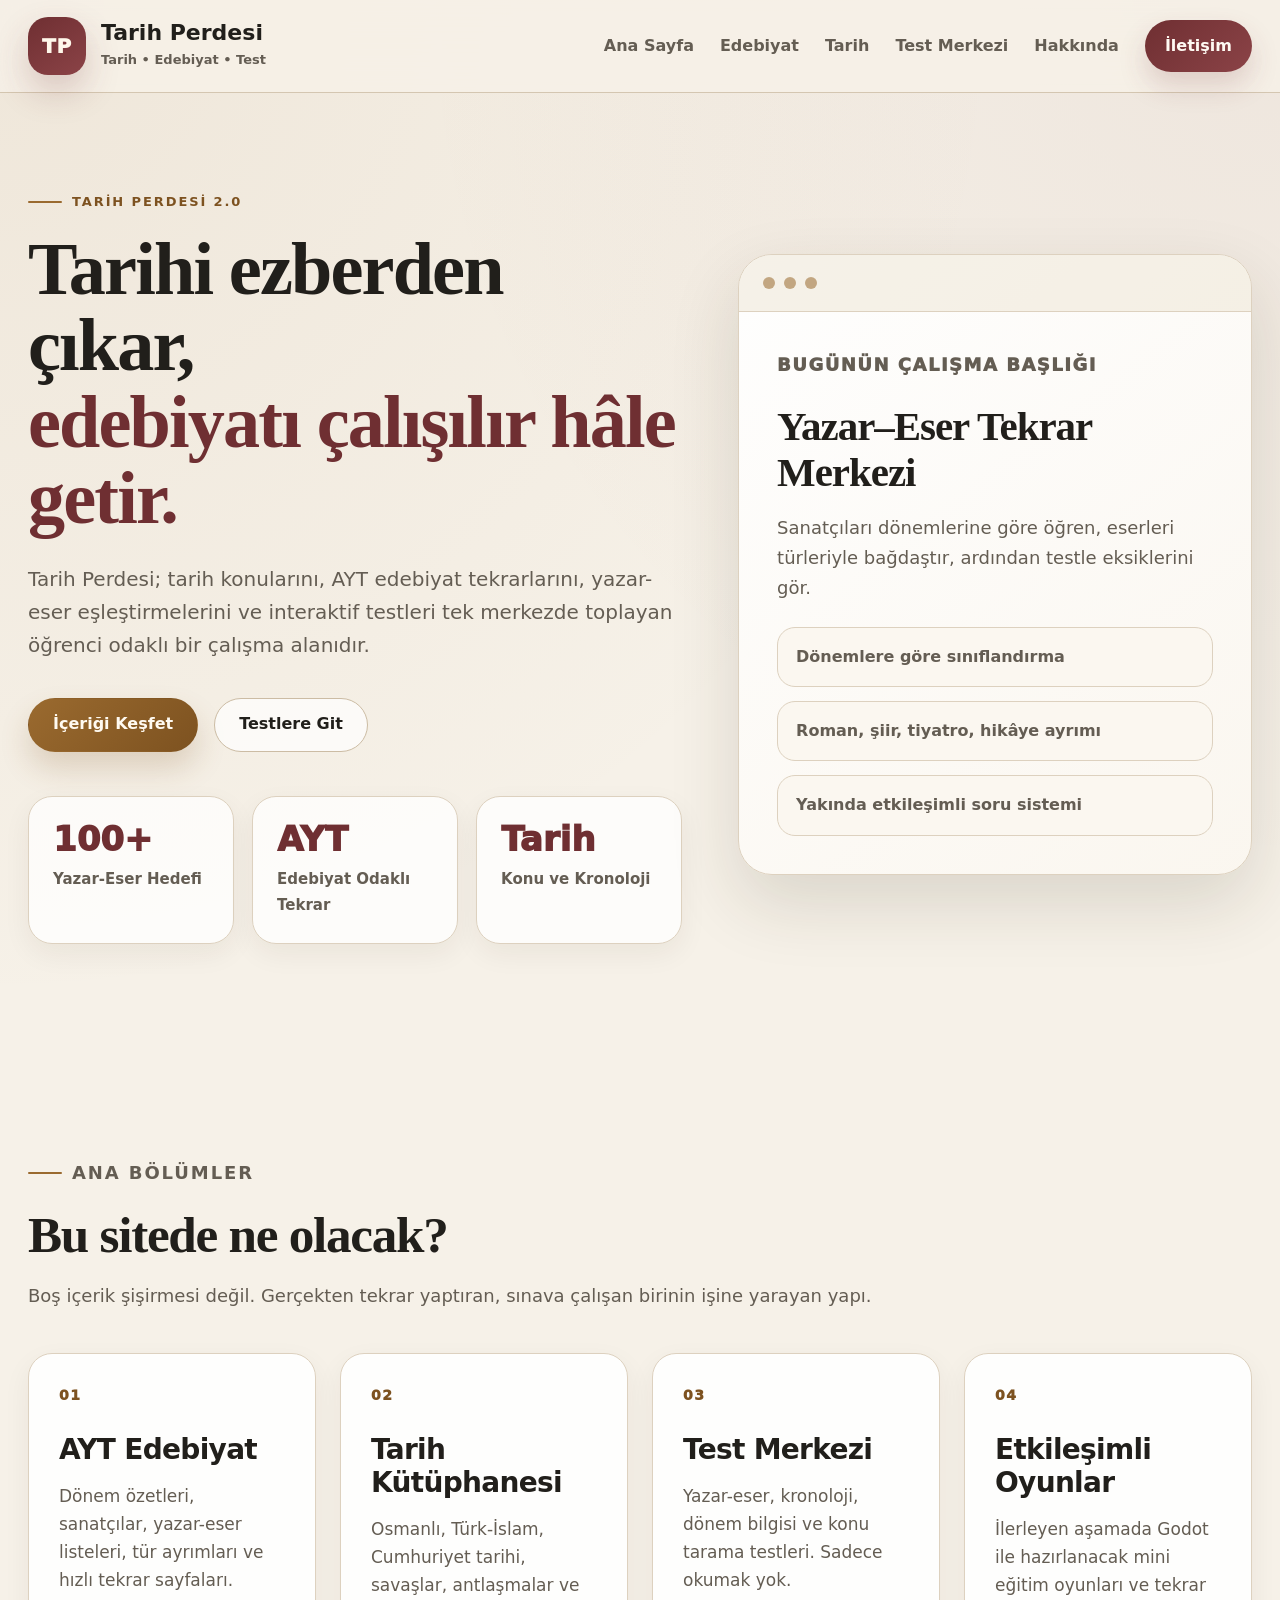
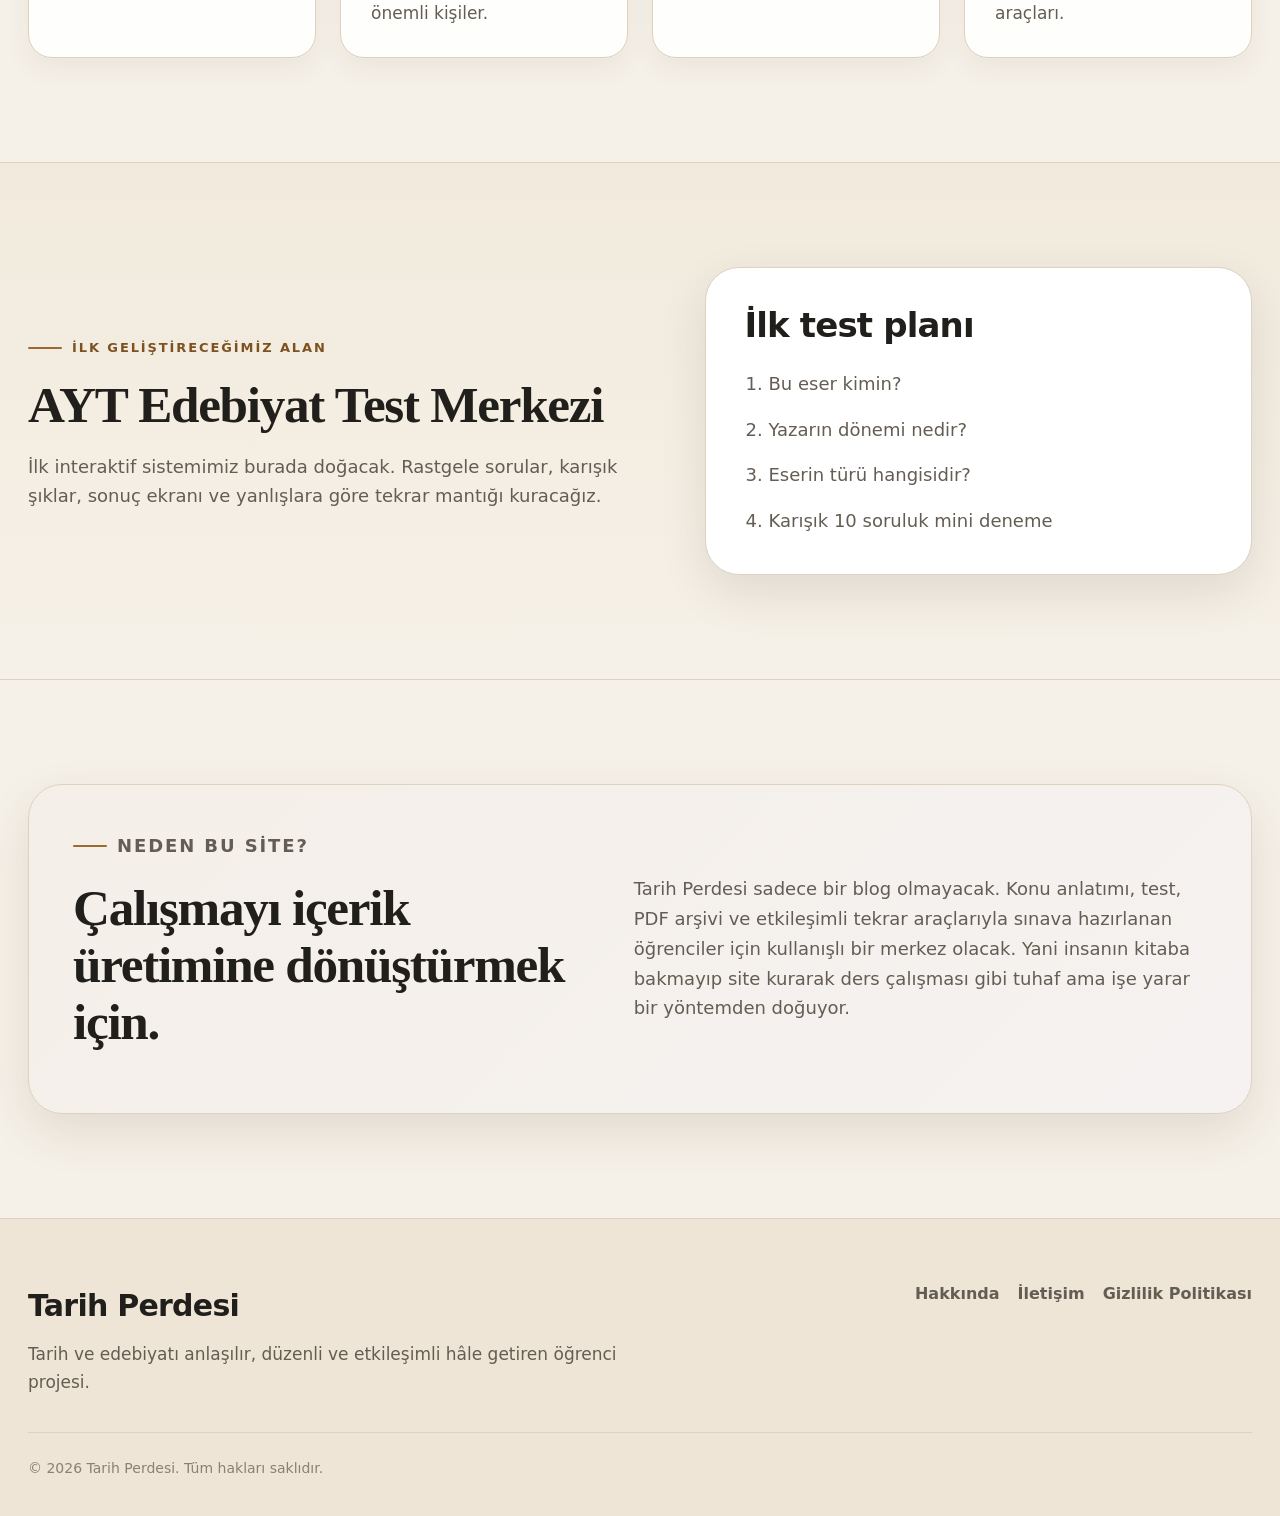
<file: index.html>
<!DOCTYPE html>
<html lang="tr">
<head>
  <!-- Google tag (gtag.js) -->
  <script async src="https://www.googletagmanager.com/gtag/js?id=G-6642PLP14P"></script>
  <script>
    window.dataLayer = window.dataLayer || [];
    function gtag(){dataLayer.push(arguments);}
    gtag('js', new Date());

    gtag('config', 'G-6642PLP14P');
  </script>
  <meta charset="UTF-8" />
  <meta name="viewport" content="width=device-width, initial-scale=1.0" />

  <title>Tarih Perdesi | Tarih ve Edebiyatı Öğrenmenin Etkileşimli Yolu</title>
  <meta
    name="description"
    content="Tarih Perdesi; tarih, AYT edebiyat, yazar-eser tekrarları, konu anlatımları ve etkileşimli testlerle öğrenmeyi kolaylaştıran eğitim platformudur."
  />

  <link rel="stylesheet" href="style.css" />
</head>

<body>
  <!-- ÜST MENÜ -->
  <header class="site-header">
    <div class="container header-inner">
      <a href="index.html" class="logo">
        <span class="logo-badge">TP</span>
        <span class="logo-text">
          <strong>Tarih Perdesi</strong>
          <small>Tarih • Edebiyat • Test</small>
        </span>
      </a>

      <button class="menu-toggle" id="menuToggle" aria-label="Menüyü aç veya kapat">
        ☰
      </button>

      <nav class="main-nav" id="mainNav">
        <a href="index.html">Ana Sayfa</a>
        <a href="edebiyat.html">Edebiyat</a>
        <a href="tarih.html">Tarih</a>
        <a href="test-merkezi.html">Test Merkezi</a>
        <a href="hakkinda.html">Hakkında</a>
        <a href="iletisim.html" class="nav-highlight">İletişim</a>
      </nav>
    </div>
  </header>

  <main>
    <!-- ANA KARŞILAMA -->
    <section class="hero" id="ana-sayfa">
      <div class="container hero-grid">
        <div class="hero-content">
          <p class="eyebrow">TARİH PERDESİ 2.0</p>

          <h1>
            Tarihi ezberden çıkar,
            <span>edebiyatı çalışılır hâle getir.</span>
          </h1>

          <p class="hero-text">
            Tarih Perdesi; tarih konularını, AYT edebiyat tekrarlarını,
            yazar-eser eşleştirmelerini ve interaktif testleri tek merkezde
            toplayan öğrenci odaklı bir çalışma alanıdır.
          </p>

          <div class="hero-actions">
            <a href="edebiyat.html" class="btn btn-primary">İçeriği Keşfet</a>
            <a href="test-merkezi.html" class="btn btn-secondary">Testlere Git</a>
          </div>

          <div class="hero-stats">
            <div class="stat-card">
              <strong>100+</strong>
              <span>Yazar-Eser Hedefi</span>
            </div>

            <div class="stat-card">
              <strong>AYT</strong>
              <span>Edebiyat Odaklı Tekrar</span>
            </div>

            <div class="stat-card">
              <strong>Tarih</strong>
              <span>Konu ve Kronoloji</span>
            </div>
          </div>
        </div>

        <div class="hero-panel">
          <div class="panel-top">
            <span class="panel-dot"></span>
            <span class="panel-dot"></span>
            <span class="panel-dot"></span>
          </div>

          <div class="knowledge-card">
            <p class="mini-title">Bugünün Çalışma Başlığı</p>
            <h2>Yazar–Eser Tekrar Merkezi</h2>
            <p>
              Sanatçıları dönemlerine göre öğren,
              eserleri türleriyle bağdaştır,
              ardından testle eksiklerini gör.
            </p>

            <ul>
              <li>Dönemlere göre sınıflandırma</li>
              <li>Roman, şiir, tiyatro, hikâye ayrımı</li>
              <li>Yakında etkileşimli soru sistemi</li>
            </ul>
          </div>
        </div>
      </div>
    </section>

    <!-- DERS ALANLARI -->
    <section class="section" id="alanlar">
      <div class="container">
        <div class="section-heading">
          <p class="eyebrow">ANA BÖLÜMLER</p>
          <h2>Bu sitede ne olacak?</h2>
          <p>
            Boş içerik şişirmesi değil. Gerçekten tekrar yaptıran,
            sınava çalışan birinin işine yarayan yapı.
          </p>
        </div>

        <div class="feature-grid">
          <article class="feature-card">
            <div class="feature-number">01</div>
            <h3>AYT Edebiyat</h3>
            <p>
              Dönem özetleri, sanatçılar, yazar-eser listeleri,
              tür ayrımları ve hızlı tekrar sayfaları.
            </p>
          </article>

          <article class="feature-card">
            <div class="feature-number">02</div>
            <h3>Tarih Kütüphanesi</h3>
            <p>
              Osmanlı, Türk-İslam, Cumhuriyet tarihi,
              savaşlar, antlaşmalar ve önemli kişiler.
            </p>
          </article>

          <article class="feature-card">
            <div class="feature-number">03</div>
            <h3>Test Merkezi</h3>
            <p>
              Yazar-eser, kronoloji, dönem bilgisi ve
              konu tarama testleri. Sadece okumak yok.
            </p>
          </article>

          <article class="feature-card">
            <div class="feature-number">04</div>
            <h3>Etkileşimli Oyunlar</h3>
            <p>
              İlerleyen aşamada Godot ile hazırlanacak
              mini eğitim oyunları ve tekrar araçları.
            </p>
          </article>
        </div>
      </div>
    </section>

    <!-- TEST MERKEZİ -->
    <section class="section section-dark" id="testler">
      <div class="container split-layout">
        <div>
          <p class="eyebrow">İLK GELİŞTİRECEĞİMİZ ALAN</p>
          <h2>AYT Edebiyat Test Merkezi</h2>
          <p class="section-text">
            İlk interaktif sistemimiz burada doğacak.
            Rastgele sorular, karışık şıklar, sonuç ekranı ve
            yanlışlara göre tekrar mantığı kuracağız.
          </p>
        </div>

        <div class="roadmap-card">
          <h3>İlk test planı</h3>
          <ol>
            <li>Bu eser kimin?</li>
            <li>Yazarın dönemi nedir?</li>
            <li>Eserin türü hangisidir?</li>
            <li>Karışık 10 soruluk mini deneme</li>
          </ol>
        </div>
      </div>
    </section>

    <!-- PROJE HEDEFİ -->
    <section class="section" id="hedef">
      <div class="container project-box">
        <div>
          <p class="eyebrow">NEDEN BU SİTE?</p>
          <h2>Çalışmayı içerik üretimine dönüştürmek için.</h2>
        </div>

        <p>
          Tarih Perdesi sadece bir blog olmayacak.
          Konu anlatımı, test, PDF arşivi ve etkileşimli tekrar araçlarıyla
          sınava hazırlanan öğrenciler için kullanışlı bir merkez olacak.
          Yani insanın kitaba bakmayıp site kurarak ders çalışması gibi
          tuhaf ama işe yarar bir yöntemden doğuyor.
        </p>
      </div>
    </section>
  </main>

  <!-- ALT ALAN -->
  <footer class="site-footer" id="iletisim">
    <div class="container footer-inner">
      <div>
        <h3>Tarih Perdesi</h3>
        <p>
          Tarih ve edebiyatı anlaşılır, düzenli ve etkileşimli hâle getiren
          öğrenci projesi.
        </p>
      </div>

      <div class="footer-links">
        <a href="hakkinda.html">Hakkında</a>
        <a href="iletisim.html">İletişim</a>
        <a href="gizlilik-politikasi.html">Gizlilik Politikası</a>
      </div>
    </div>

    <div class="container copyright">
      © <span id="currentYear"></span> Tarih Perdesi. Tüm hakları saklıdır.
    </div>
  </footer>

  <script src="script.js"></script>
</body>
</html>
</file>
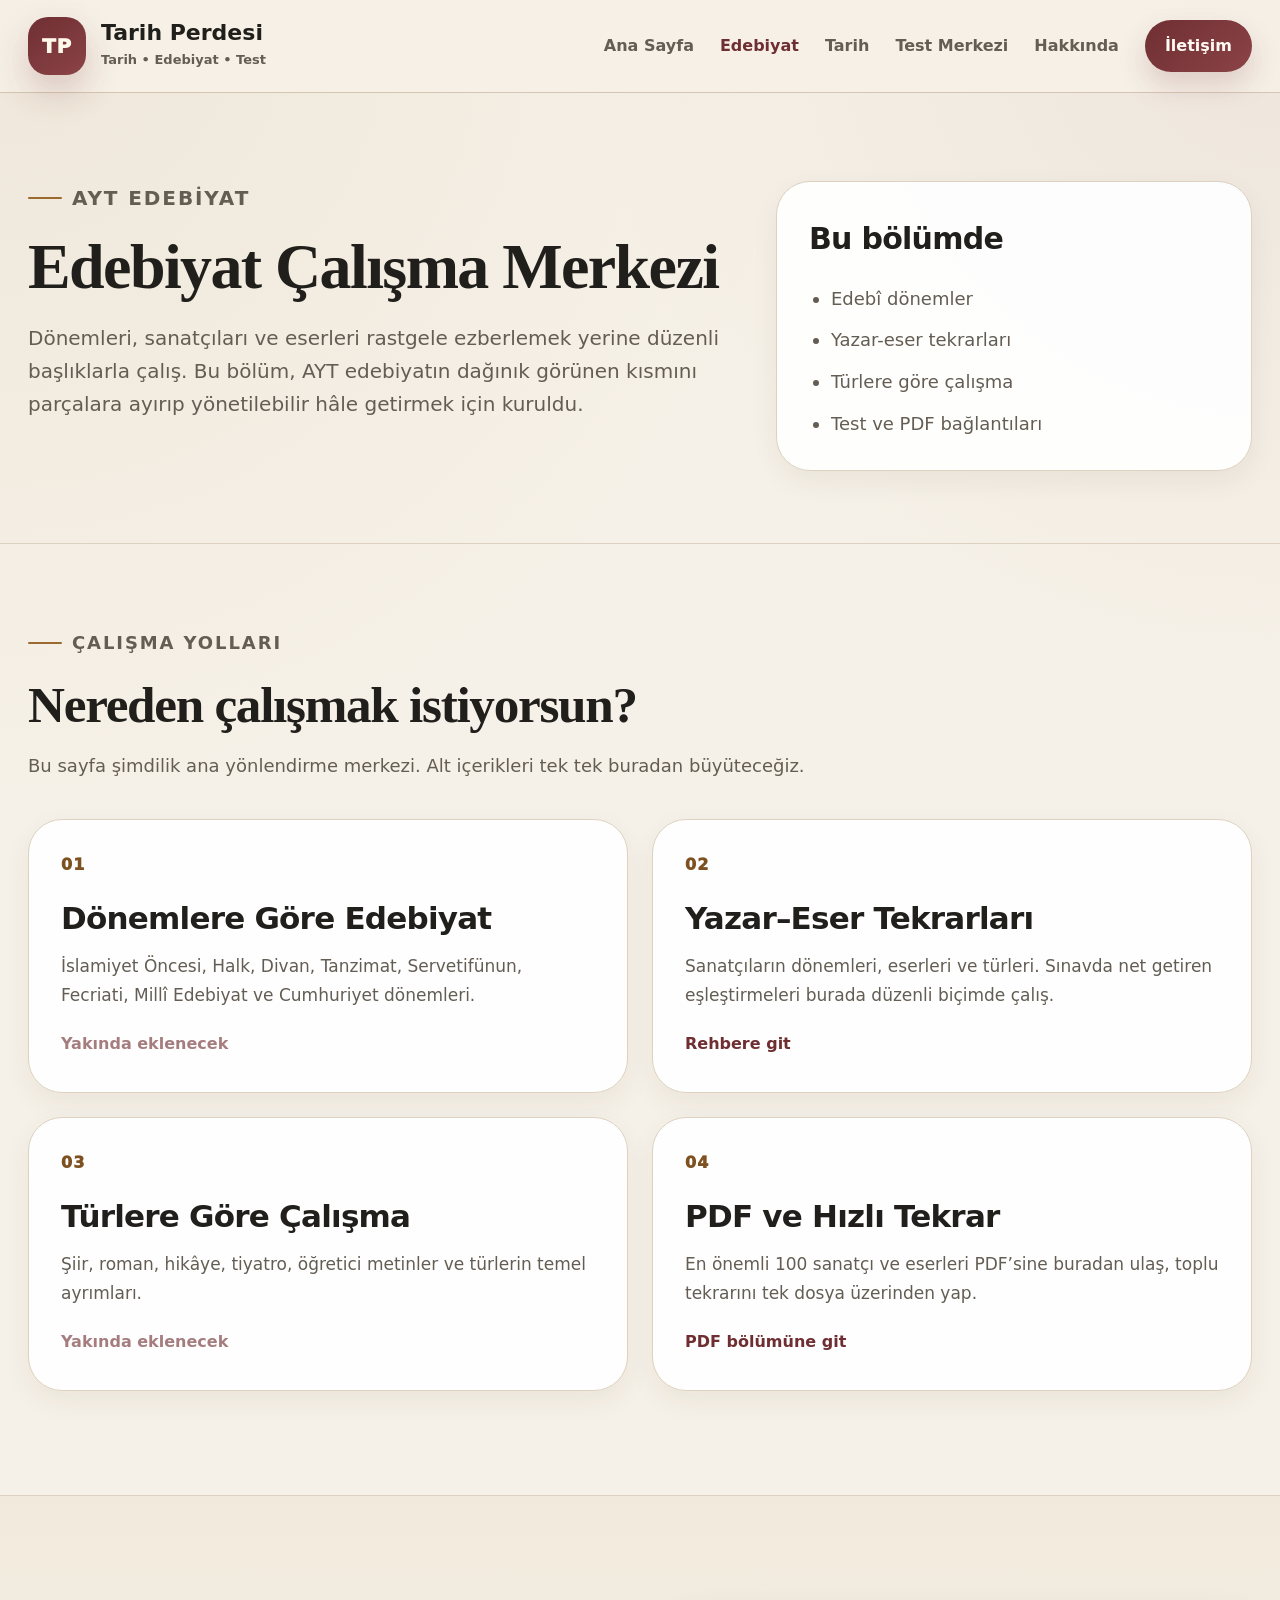
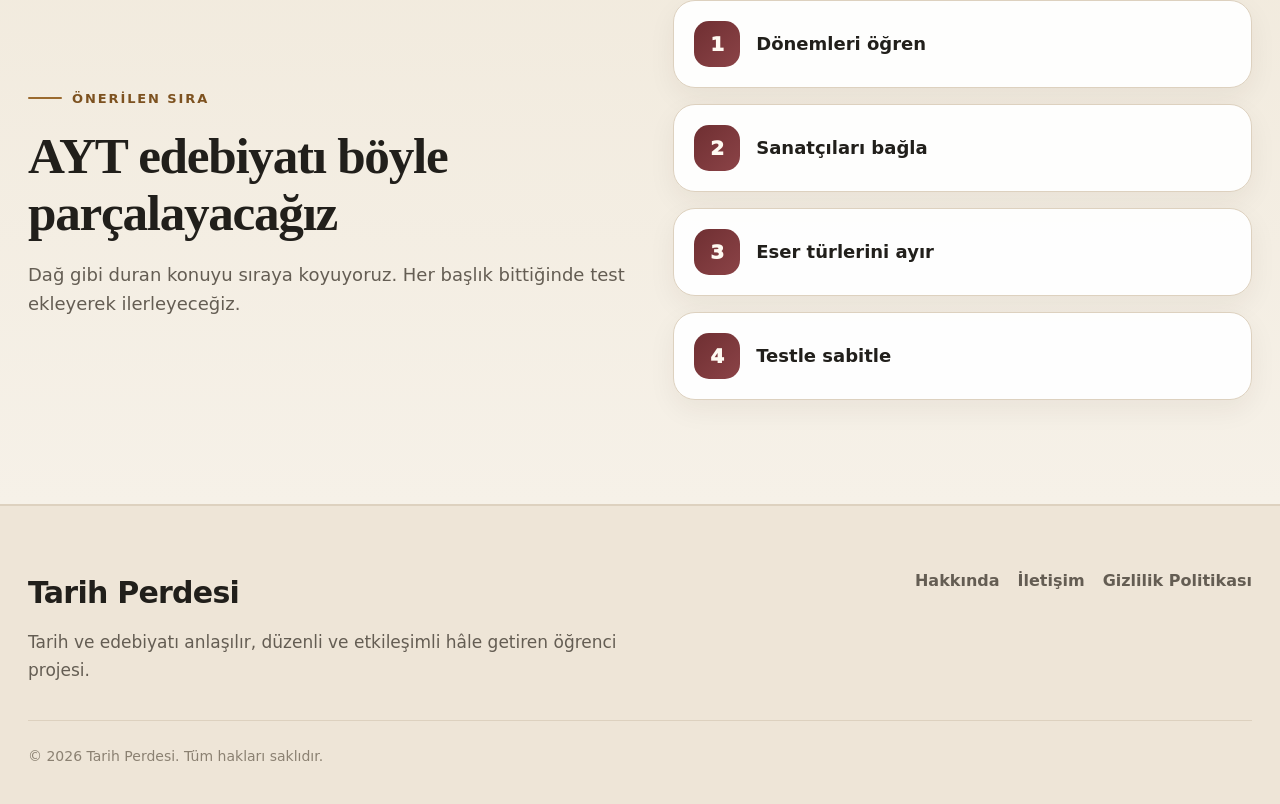
<file: edebiyat.html>
<!DOCTYPE html>
<html lang="tr">
<head>
  <!-- Google tag (gtag.js) -->
  <script async src="https://www.googletagmanager.com/gtag/js?id=G-6642PLP14P"></script>
  <script>
    window.dataLayer = window.dataLayer || [];
    function gtag(){dataLayer.push(arguments);}
    gtag('js', new Date());

    gtag('config', 'G-6642PLP14P');
  </script>
  <meta charset="UTF-8" />
  <meta name="viewport" content="width=device-width, initial-scale=1.0" />

  <title>AYT Edebiyat | Tarih Perdesi</title>
  <meta
    name="description"
    content="AYT Edebiyat çalışma merkezi. Edebî dönemler, yazar-eser tekrarları, şiir, roman, hikâye, tiyatro başlıkları ve testlere geçiş sayfası."
  />

  <link rel="stylesheet" href="style.css" />
</head>

<body>
  <header class="site-header">
    <div class="container header-inner">
      <a href="index.html" class="logo">
        <span class="logo-badge">TP</span>
        <span class="logo-text">
          <strong>Tarih Perdesi</strong>
          <small>Tarih • Edebiyat • Test</small>
        </span>
      </a>

      <button class="menu-toggle" id="menuToggle" aria-label="Menüyü aç veya kapat">
        ☰
      </button>

      <nav class="main-nav" id="mainNav">
        <a href="index.html">Ana Sayfa</a>
        <a href="edebiyat.html" class="active-link">Edebiyat</a>
        <a href="tarih.html">Tarih</a>
        <a href="test-merkezi.html">Test Merkezi</a>
        <a href="hakkinda.html">Hakkında</a>
        <a href="iletisim.html" class="nav-highlight">İletişim</a>
      </nav>
    </div>
  </header>

  <main>
    <section class="page-hero subject-hero">
      <div class="container subject-hero-grid">
        <div>
          <p class="eyebrow">AYT EDEBİYAT</p>
          <h1>Edebiyat Çalışma Merkezi</h1>
          <p>
            Dönemleri, sanatçıları ve eserleri rastgele ezberlemek yerine
            düzenli başlıklarla çalış. Bu bölüm, AYT edebiyatın dağınık görünen
            kısmını parçalara ayırıp yönetilebilir hâle getirmek için kuruldu.
          </p>
        </div>

        <aside class="hero-summary-card">
          <h3>Bu bölümde</h3>
          <ul>
            <li>Edebî dönemler</li>
            <li>Yazar-eser tekrarları</li>
            <li>Türlere göre çalışma</li>
            <li>Test ve PDF bağlantıları</li>
          </ul>
        </aside>
      </div>
    </section>

    <section class="content-section">
      <div class="container">
        <div class="section-heading compact-heading">
          <p class="eyebrow">ÇALIŞMA YOLLARI</p>
          <h2>Nereden çalışmak istiyorsun?</h2>
          <p>
            Bu sayfa şimdilik ana yönlendirme merkezi. Alt içerikleri tek tek
            buradan büyüteceğiz.
          </p>
        </div>

        <div class="hub-grid">
          <article class="hub-card">
            <span class="hub-tag">01</span>
            <h3>Dönemlere Göre Edebiyat</h3>
            <p>
              İslamiyet Öncesi, Halk, Divan, Tanzimat, Servetifünun,
              Fecriati, Millî Edebiyat ve Cumhuriyet dönemleri.
            </p>
            <a href="#" class="text-link muted-link">Yakında eklenecek</a>
          </article>

          <article class="hub-card">
            <span class="hub-tag">02</span>
            <h3>Yazar–Eser Tekrarları</h3>
            <p>
            Sanatçıların dönemleri, eserleri ve türleri. Sınavda net getiren
            eşleştirmeleri burada düzenli biçimde çalış.
            </p>
            <a href="yazar-eser-rehberi.html" class="text-link">Rehbere git</a>
          </article>

          <article class="hub-card">
            <span class="hub-tag">03</span>
            <h3>Türlere Göre Çalışma</h3>
            <p>
              Şiir, roman, hikâye, tiyatro, öğretici metinler ve türlerin temel
              ayrımları.
            </p>
            <a href="#" class="text-link muted-link">Yakında eklenecek</a>
          </article>

        <article class="hub-card">
         <span class="hub-tag">04</span>
         <h3>PDF ve Hızlı Tekrar</h3>
         <p>
         En önemli 100 sanatçı ve eserleri PDF’sine buradan ulaş,
         toplu tekrarını tek dosya üzerinden yap.
         </p>
         <a href="yazar-eser-rehberi.html#pdf-arsivi" class="text-link">PDF bölümüne git</a>
        </article>
        </div>
      </div>
    </section>

    <section class="section section-dark">
      <div class="container study-roadmap">
        <div>
          <p class="eyebrow">ÖNERİLEN SIRA</p>
          <h2>AYT edebiyatı böyle parçalayacağız</h2>
          <p class="section-text">
            Dağ gibi duran konuyu sıraya koyuyoruz. Her başlık bittiğinde test
            ekleyerek ilerleyeceğiz.
          </p>
        </div>

        <div class="roadmap-steps">
          <div class="roadmap-step">
            <strong>1</strong>
            <span>Dönemleri öğren</span>
          </div>
          <div class="roadmap-step">
            <strong>2</strong>
            <span>Sanatçıları bağla</span>
          </div>
          <div class="roadmap-step">
            <strong>3</strong>
            <span>Eser türlerini ayır</span>
          </div>
          <div class="roadmap-step">
            <strong>4</strong>
            <span>Testle sabitle</span>
          </div>
        </div>
      </div>
    </section>
  </main>

  <footer class="site-footer">
    <div class="container footer-inner">
      <div>
        <h3>Tarih Perdesi</h3>
        <p>
          Tarih ve edebiyatı anlaşılır, düzenli ve etkileşimli hâle getiren
          öğrenci projesi.
        </p>
      </div>

      <div class="footer-links">
        <a href="hakkinda.html">Hakkında</a>
        <a href="iletisim.html">İletişim</a>
        <a href="gizlilik-politikasi.html">Gizlilik Politikası</a>
      </div>
    </div>

    <div class="container copyright">
      © <span id="currentYear"></span> Tarih Perdesi. Tüm hakları saklıdır.
    </div>
  </footer>

  <script src="script.js"></script>
</body>
</html>
</file>
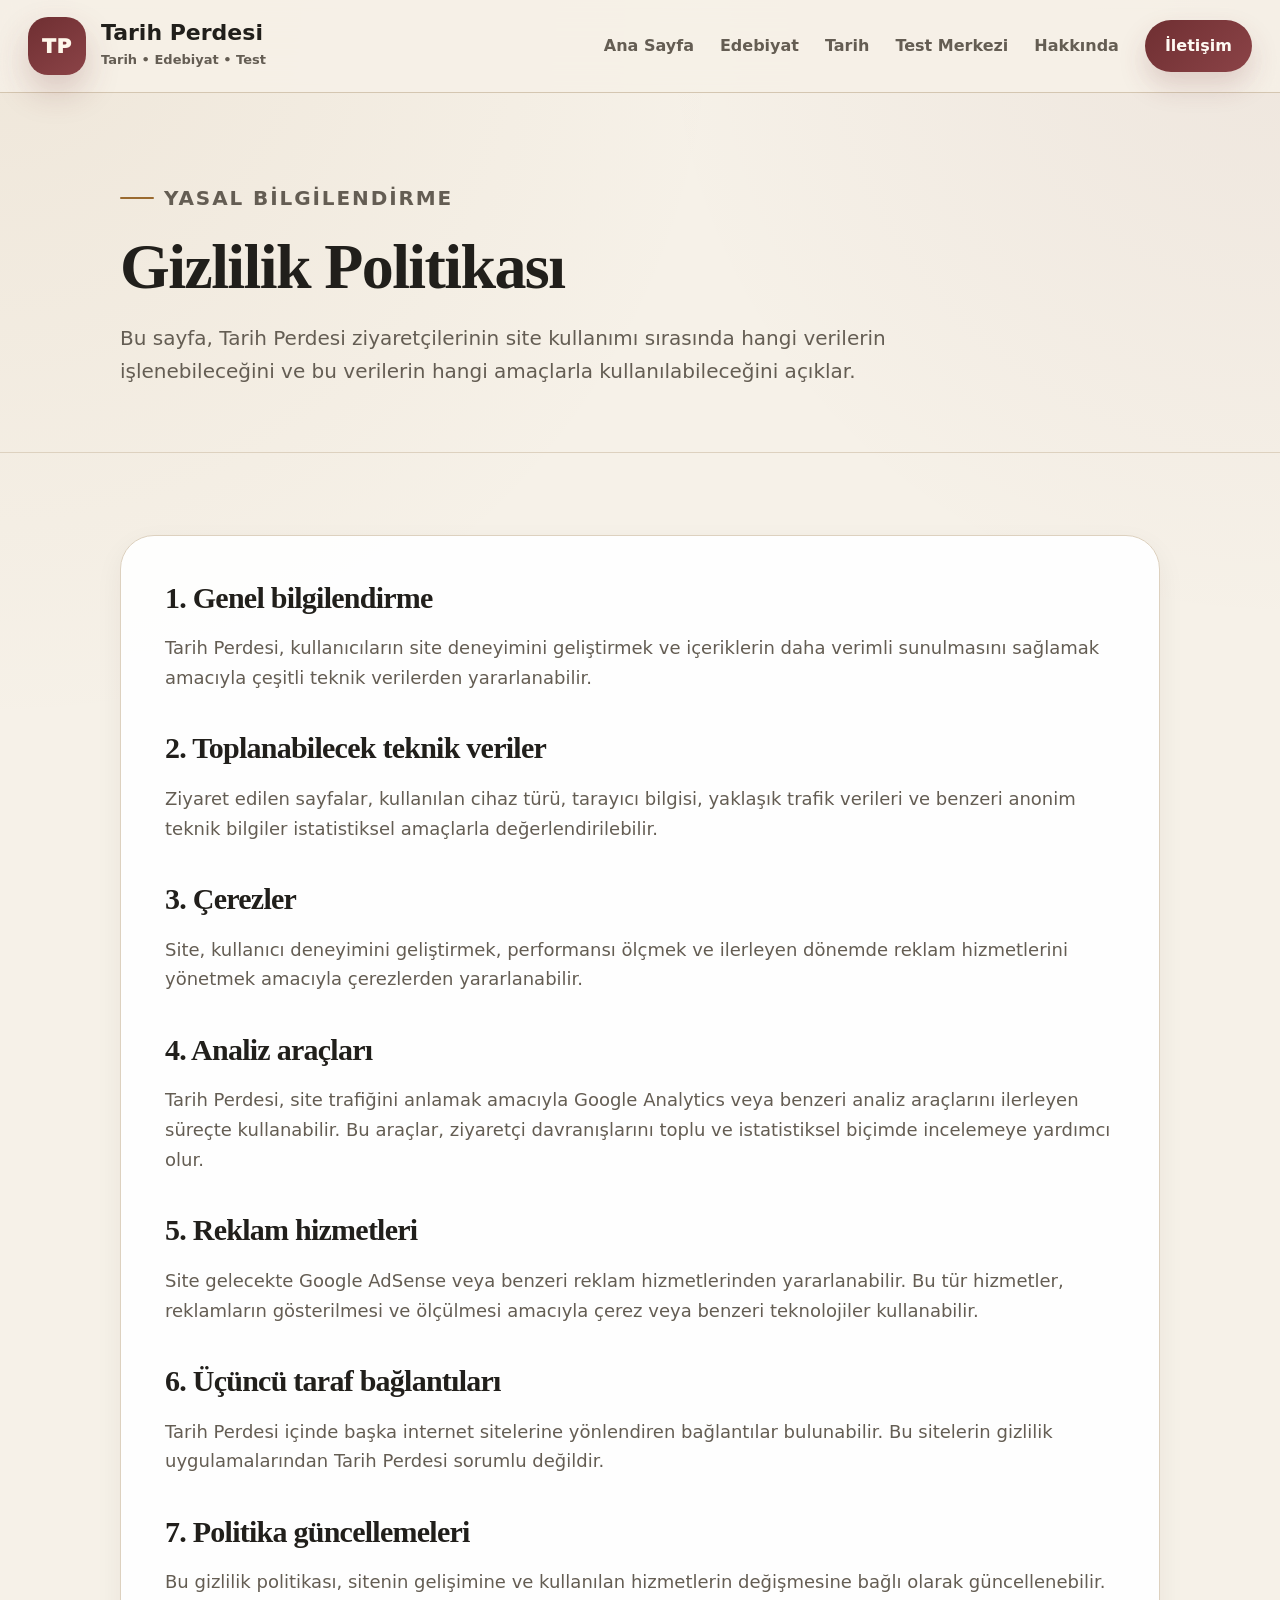
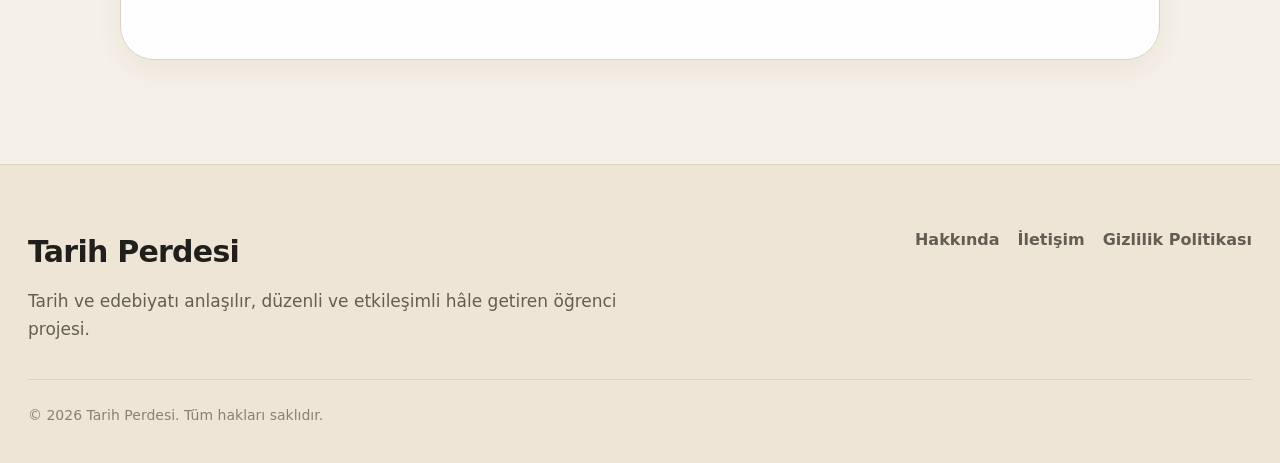
<file: gizlilik-politikasi.html>
<!DOCTYPE html>
<html lang="tr">
<head>
  <!-- Google tag (gtag.js) -->
  <script async src="https://www.googletagmanager.com/gtag/js?id=G-6642PLP14P"></script>
  <script>
    window.dataLayer = window.dataLayer || [];
    function gtag(){dataLayer.push(arguments);}
    gtag('js', new Date());

    gtag('config', 'G-6642PLP14P');
  </script>
  <meta charset="UTF-8" />
  <meta name="viewport" content="width=device-width, initial-scale=1.0" />

  <title>Gizlilik Politikası | Tarih Perdesi</title>
  <meta
    name="description"
    content="Tarih Perdesi gizlilik politikası. Site kullanımı, çerezler, analiz araçları ve kullanıcı verilerine ilişkin temel bilgilendirme."
  />

  <link rel="stylesheet" href="style.css" />
</head>

<body>
  <header class="site-header">
    <div class="container header-inner">
      <a href="index.html" class="logo">
        <span class="logo-badge">TP</span>
        <span class="logo-text">
          <strong>Tarih Perdesi</strong>
          <small>Tarih • Edebiyat • Test</small>
        </span>
      </a>

      <button class="menu-toggle" id="menuToggle" aria-label="Menüyü aç veya kapat">
        ☰
      </button>

      <nav class="main-nav" id="mainNav">
         <a href="index.html">Ana Sayfa</a>
         <a href="edebiyat.html">Edebiyat</a>
         <a href="tarih.html">Tarih</a>
         <a href="test-merkezi.html">Test Merkezi</a>
         <a href="hakkinda.html">Hakkında</a>
         <a href="iletisim.html" class="nav-highlight">İletişim</a>
     </nav>
    </div>
  </header>

  <main>
    <section class="page-hero">
      <div class="container narrow-container">
        <p class="eyebrow">YASAL BİLGİLENDİRME</p>
        <h1>Gizlilik Politikası</h1>
        <p>
          Bu sayfa, Tarih Perdesi ziyaretçilerinin site kullanımı sırasında
          hangi verilerin işlenebileceğini ve bu verilerin hangi amaçlarla
          kullanılabileceğini açıklar.
        </p>
      </div>
    </section>

    <section class="content-section">
      <div class="container narrow-container">
        <article class="article-card policy-card">
          <h2>1. Genel bilgilendirme</h2>
          <p>
            Tarih Perdesi, kullanıcıların site deneyimini geliştirmek ve
            içeriklerin daha verimli sunulmasını sağlamak amacıyla çeşitli
            teknik verilerden yararlanabilir.
          </p>

          <h2>2. Toplanabilecek teknik veriler</h2>
          <p>
            Ziyaret edilen sayfalar, kullanılan cihaz türü, tarayıcı bilgisi,
            yaklaşık trafik verileri ve benzeri anonim teknik bilgiler
            istatistiksel amaçlarla değerlendirilebilir.
          </p>

          <h2>3. Çerezler</h2>
          <p>
            Site, kullanıcı deneyimini geliştirmek, performansı ölçmek ve
            ilerleyen dönemde reklam hizmetlerini yönetmek amacıyla çerezlerden
            yararlanabilir.
          </p>

          <h2>4. Analiz araçları</h2>
          <p>
            Tarih Perdesi, site trafiğini anlamak amacıyla Google Analytics veya
            benzeri analiz araçlarını ilerleyen süreçte kullanabilir. Bu araçlar,
            ziyaretçi davranışlarını toplu ve istatistiksel biçimde incelemeye
            yardımcı olur.
          </p>

          <h2>5. Reklam hizmetleri</h2>
          <p>
            Site gelecekte Google AdSense veya benzeri reklam hizmetlerinden
            yararlanabilir. Bu tür hizmetler, reklamların gösterilmesi ve
            ölçülmesi amacıyla çerez veya benzeri teknolojiler kullanabilir.
          </p>

          <h2>6. Üçüncü taraf bağlantıları</h2>
          <p>
            Tarih Perdesi içinde başka internet sitelerine yönlendiren bağlantılar
            bulunabilir. Bu sitelerin gizlilik uygulamalarından Tarih Perdesi
            sorumlu değildir.
          </p>

          <h2>7. Politika güncellemeleri</h2>
          <p>
            Bu gizlilik politikası, sitenin gelişimine ve kullanılan hizmetlerin
            değişmesine bağlı olarak güncellenebilir.
          </p>
        </article>
      </div>
    </section>
  </main>

  <footer class="site-footer">
    <div class="container footer-inner">
      <div>
        <h3>Tarih Perdesi</h3>
        <p>
          Tarih ve edebiyatı anlaşılır, düzenli ve etkileşimli hâle getiren
          öğrenci projesi.
        </p>
      </div>

      <div class="footer-links">
        <a href="hakkinda.html">Hakkında</a>
        <a href="iletisim.html">İletişim</a>
        <a href="gizlilik-politikasi.html">Gizlilik Politikası</a>
      </div>
    </div>

    <div class="container copyright">
      © <span id="currentYear"></span> Tarih Perdesi. Tüm hakları saklıdır.
    </div>
  </footer>

  <script src="script.js"></script>
</body>
</html>
</file>
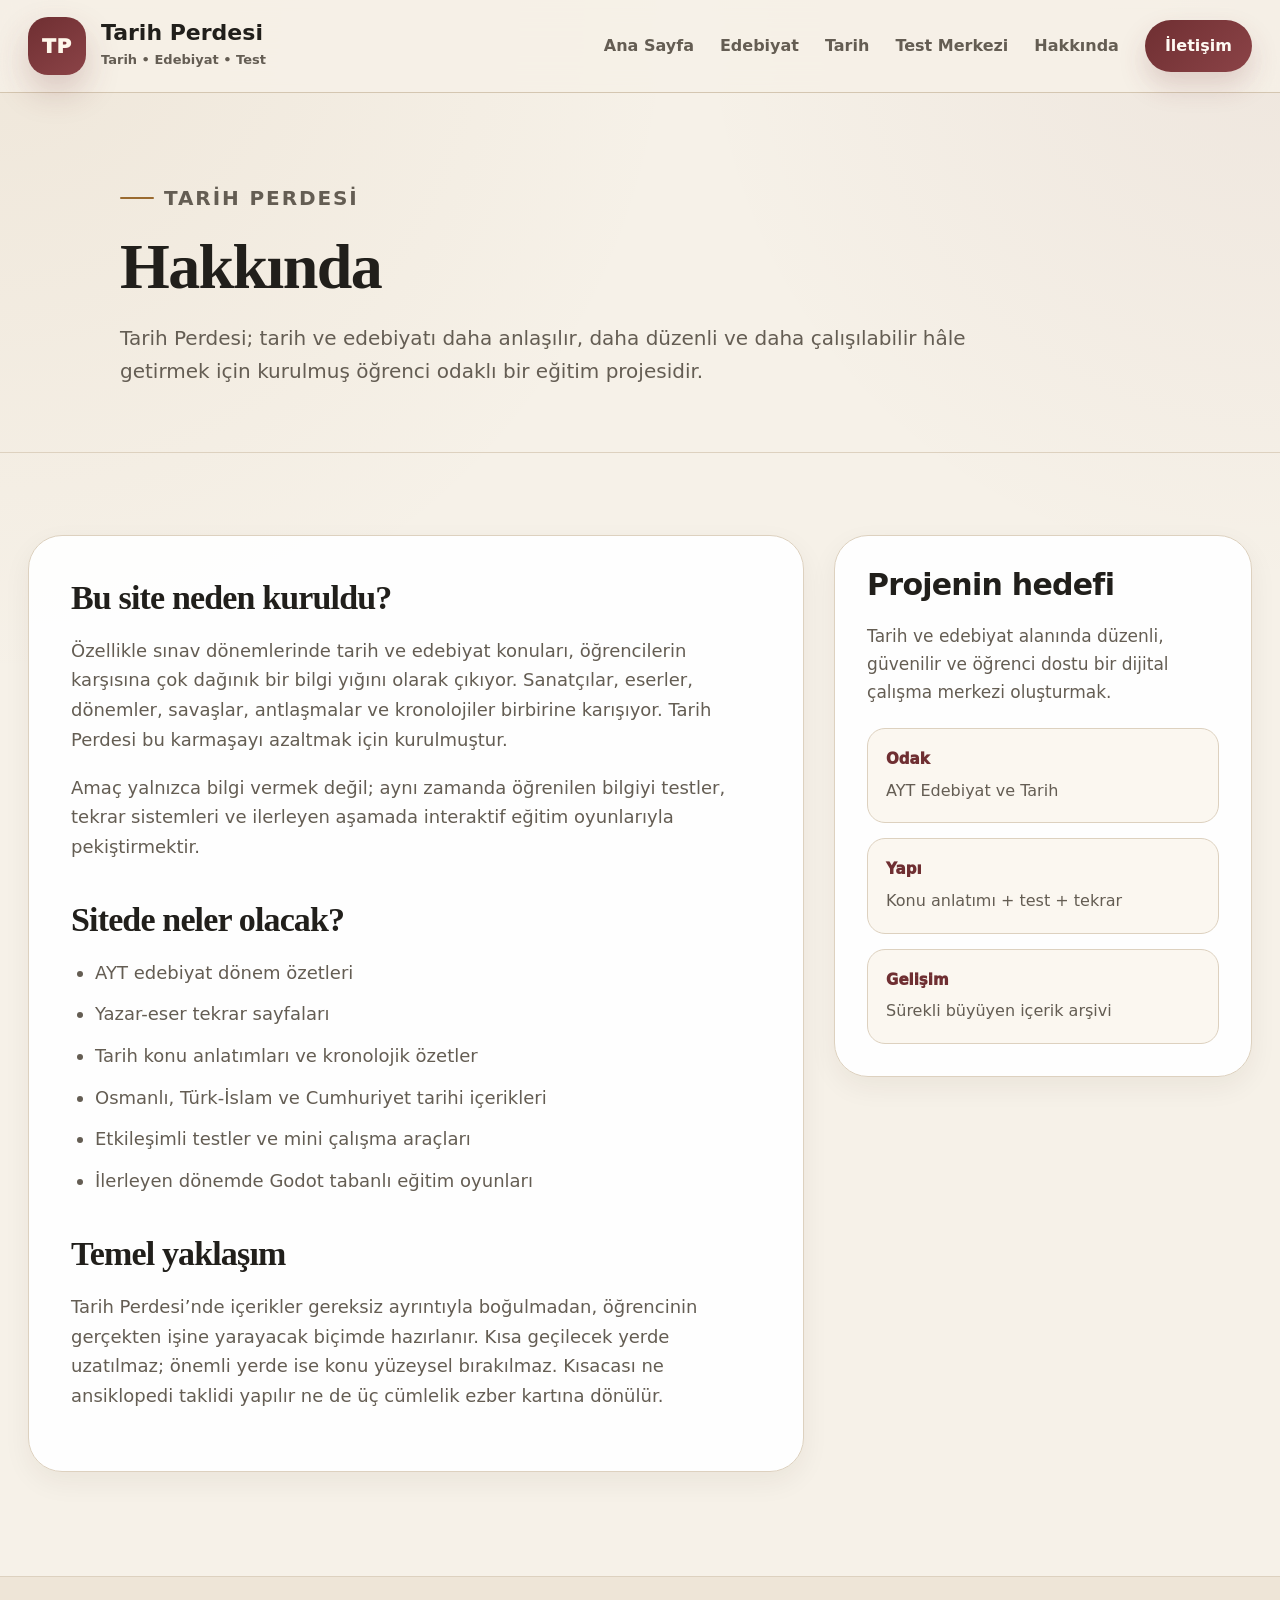
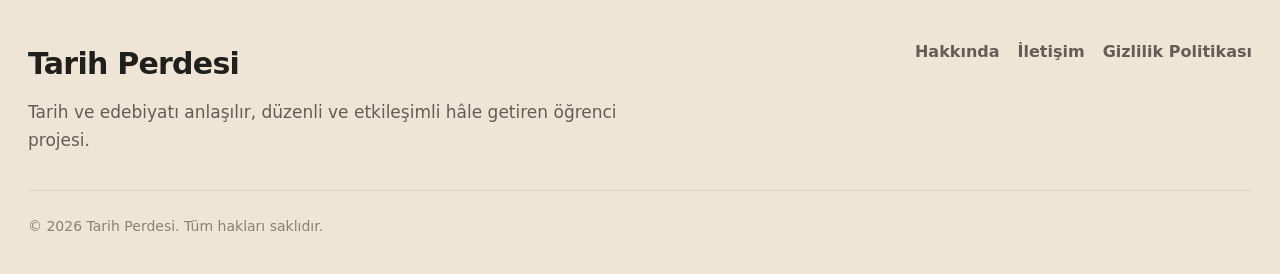
<file: hakkinda.html>
<!DOCTYPE html>
<html lang="tr">
<head>
  <!-- Google tag (gtag.js) -->
  <script async src="https://www.googletagmanager.com/gtag/js?id=G-6642PLP14P"></script>
  <script>
    window.dataLayer = window.dataLayer || [];
    function gtag(){dataLayer.push(arguments);}
    gtag('js', new Date());

    gtag('config', 'G-6642PLP14P');
  </script>
  <meta charset="UTF-8" />
  <meta name="viewport" content="width=device-width, initial-scale=1.0" />

  <title>Hakkında | Tarih Perdesi</title>
  <meta
    name="description"
    content="Tarih Perdesi hakkında bilgi alın. Tarih ve AYT edebiyat içeriklerini düzenli, anlaşılır ve etkileşimli biçimde sunan öğrenci odaklı eğitim projesi."
  />

  <link rel="stylesheet" href="style.css" />
</head>

<body>
  <header class="site-header">
    <div class="container header-inner">
      <a href="index.html" class="logo">
        <span class="logo-badge">TP</span>
        <span class="logo-text">
          <strong>Tarih Perdesi</strong>
          <small>Tarih • Edebiyat • Test</small>
        </span>
      </a>

      <button class="menu-toggle" id="menuToggle" aria-label="Menüyü aç veya kapat">
        ☰
      </button>

      <nav class="main-nav" id="mainNav">
         <a href="index.html">Ana Sayfa</a>
         <a href="edebiyat.html">Edebiyat</a>
         <a href="tarih.html">Tarih</a>
         <a href="test-merkezi.html">Test Merkezi</a>
         <a href="hakkinda.html">Hakkında</a>
         <a href="iletisim.html" class="nav-highlight">İletişim</a>
      </nav>
    </div>
  </header>

  <main>
    <section class="page-hero">
      <div class="container narrow-container">
        <p class="eyebrow">TARİH PERDESİ</p>
        <h1>Hakkında</h1>
        <p>
          Tarih Perdesi; tarih ve edebiyatı daha anlaşılır, daha düzenli ve
          daha çalışılabilir hâle getirmek için kurulmuş öğrenci odaklı bir
          eğitim projesidir.
        </p>
      </div>
    </section>

    <section class="content-section">
      <div class="container article-layout">
        <article class="article-card">
          <h2>Bu site neden kuruldu?</h2>
          <p>
            Özellikle sınav dönemlerinde tarih ve edebiyat konuları,
            öğrencilerin karşısına çok dağınık bir bilgi yığını olarak çıkıyor.
            Sanatçılar, eserler, dönemler, savaşlar, antlaşmalar ve kronolojiler
            birbirine karışıyor. Tarih Perdesi bu karmaşayı azaltmak için
            kurulmuştur.
          </p>

          <p>
            Amaç yalnızca bilgi vermek değil; aynı zamanda öğrenilen bilgiyi
            testler, tekrar sistemleri ve ilerleyen aşamada interaktif eğitim
            oyunlarıyla pekiştirmektir.
          </p>

          <h2>Sitede neler olacak?</h2>
          <ul class="content-list">
            <li>AYT edebiyat dönem özetleri</li>
            <li>Yazar-eser tekrar sayfaları</li>
            <li>Tarih konu anlatımları ve kronolojik özetler</li>
            <li>Osmanlı, Türk-İslam ve Cumhuriyet tarihi içerikleri</li>
            <li>Etkileşimli testler ve mini çalışma araçları</li>
            <li>İlerleyen dönemde Godot tabanlı eğitim oyunları</li>
          </ul>

          <h2>Temel yaklaşım</h2>
          <p>
            Tarih Perdesi’nde içerikler gereksiz ayrıntıyla boğulmadan,
            öğrencinin gerçekten işine yarayacak biçimde hazırlanır.
            Kısa geçilecek yerde uzatılmaz; önemli yerde ise konu yüzeysel
            bırakılmaz. Kısacası ne ansiklopedi taklidi yapılır ne de üç cümlelik
            ezber kartına dönülür.
          </p>
        </article>

        <aside class="side-card">
          <h3>Projenin hedefi</h3>
          <p>
            Tarih ve edebiyat alanında düzenli, güvenilir ve öğrenci dostu bir
            dijital çalışma merkezi oluşturmak.
          </p>

          <div class="mini-info-box">
            <strong>Odak</strong>
            <span>AYT Edebiyat ve Tarih</span>
          </div>

          <div class="mini-info-box">
            <strong>Yapı</strong>
            <span>Konu anlatımı + test + tekrar</span>
          </div>

          <div class="mini-info-box">
            <strong>Gelişim</strong>
            <span>Sürekli büyüyen içerik arşivi</span>
          </div>
        </aside>
      </div>
    </section>
  </main>

  <footer class="site-footer">
    <div class="container footer-inner">
      <div>
        <h3>Tarih Perdesi</h3>
        <p>
          Tarih ve edebiyatı anlaşılır, düzenli ve etkileşimli hâle getiren
          öğrenci projesi.
        </p>
      </div>

      <div class="footer-links">
        <a href="hakkinda.html">Hakkında</a>
        <a href="iletisim.html">İletişim</a>
        <a href="gizlilik-politikasi.html">Gizlilik Politikası</a>
      </div>
    </div>

    <div class="container copyright">
      © <span id="currentYear"></span> Tarih Perdesi. Tüm hakları saklıdır.
    </div>
  </footer>

  <script src="script.js"></script>
</body>
</html>
</file>
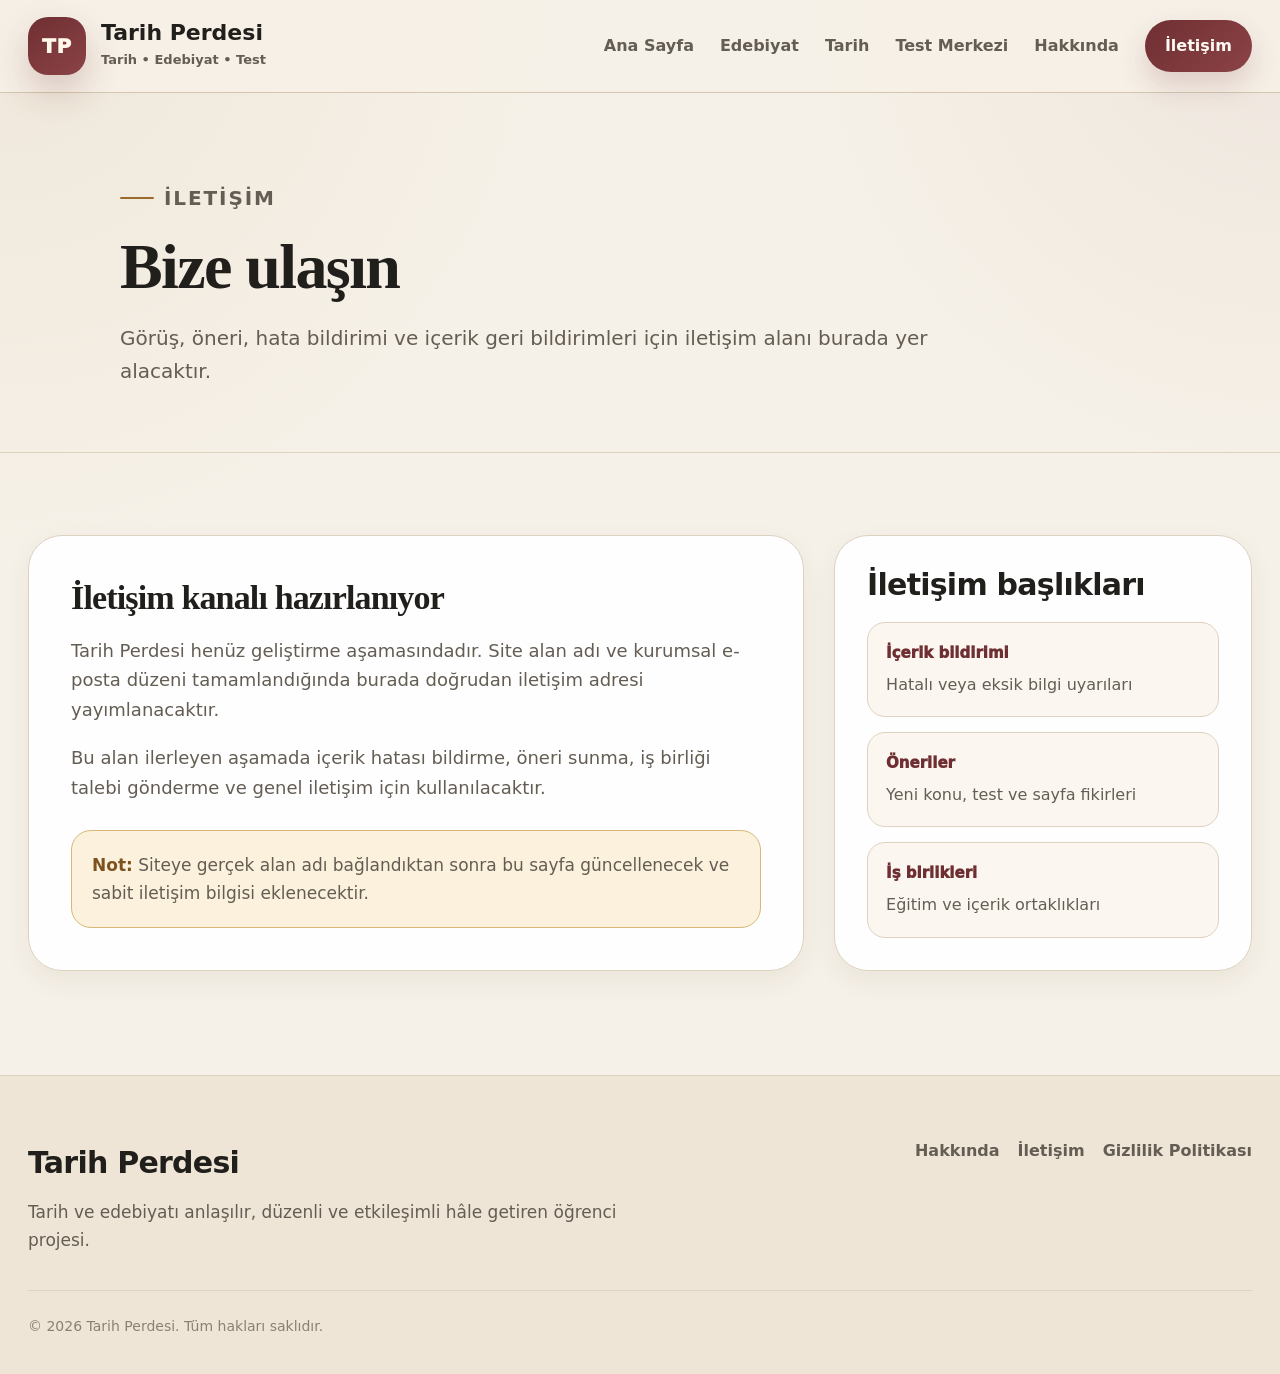
<file: iletisim.html>
<!DOCTYPE html>
<html lang="tr">
<head>
  <!-- Google tag (gtag.js) -->
  <script async src="https://www.googletagmanager.com/gtag/js?id=G-6642PLP14P"></script>
  <script>
    window.dataLayer = window.dataLayer || [];
    function gtag(){dataLayer.push(arguments);}
    gtag('js', new Date());

    gtag('config', 'G-6642PLP14P');
  </script>
  <meta charset="UTF-8" />
  <meta name="viewport" content="width=device-width, initial-scale=1.0" />

  <title>İletişim | Tarih Perdesi</title>
  <meta
    name="description"
    content="Tarih Perdesi iletişim sayfası. Görüş, öneri, hata bildirimi ve iş birliği talepleri için iletişim bilgilerine ulaşın."
  />

  <link rel="stylesheet" href="style.css" />
</head>

<body>
  <header class="site-header">
    <div class="container header-inner">
      <a href="index.html" class="logo">
        <span class="logo-badge">TP</span>
        <span class="logo-text">
          <strong>Tarih Perdesi</strong>
          <small>Tarih • Edebiyat • Test</small>
        </span>
      </a>

      <button class="menu-toggle" id="menuToggle" aria-label="Menüyü aç veya kapat">
        ☰
      </button>

      <nav class="main-nav" id="mainNav">
         <a href="index.html">Ana Sayfa</a>
         <a href="edebiyat.html">Edebiyat</a>
         <a href="tarih.html">Tarih</a>
         <a href="test-merkezi.html">Test Merkezi</a>
         <a href="hakkinda.html">Hakkında</a>
         <a href="iletisim.html" class="nav-highlight">İletişim</a>
     </nav>
    </div>
  </header>

  <main>
    <section class="page-hero">
      <div class="container narrow-container">
        <p class="eyebrow">İLETİŞİM</p>
        <h1>Bize ulaşın</h1>
        <p>
          Görüş, öneri, hata bildirimi ve içerik geri bildirimleri için
          iletişim alanı burada yer alacaktır.
        </p>
      </div>
    </section>

    <section class="content-section">
      <div class="container contact-grid">
        <div class="article-card">
          <h2>İletişim kanalı hazırlanıyor</h2>
          <p>
            Tarih Perdesi henüz geliştirme aşamasındadır. Site alan adı ve
            kurumsal e-posta düzeni tamamlandığında burada doğrudan iletişim
            adresi yayımlanacaktır.
          </p>

          <p>
            Bu alan ilerleyen aşamada içerik hatası bildirme, öneri sunma,
            iş birliği talebi gönderme ve genel iletişim için kullanılacaktır.
          </p>

          <div class="notice-box">
            <strong>Not:</strong>
            Siteye gerçek alan adı bağlandıktan sonra bu sayfa güncellenecek
            ve sabit iletişim bilgisi eklenecektir.
          </div>
        </div>

        <aside class="side-card">
          <h3>İletişim başlıkları</h3>

          <div class="mini-info-box">
            <strong>İçerik bildirimi</strong>
            <span>Hatalı veya eksik bilgi uyarıları</span>
          </div>

          <div class="mini-info-box">
            <strong>Öneriler</strong>
            <span>Yeni konu, test ve sayfa fikirleri</span>
          </div>

          <div class="mini-info-box">
            <strong>İş birlikleri</strong>
            <span>Eğitim ve içerik ortaklıkları</span>
          </div>
        </aside>
      </div>
    </section>
  </main>

  <footer class="site-footer">
    <div class="container footer-inner">
      <div>
        <h3>Tarih Perdesi</h3>
        <p>
          Tarih ve edebiyatı anlaşılır, düzenli ve etkileşimli hâle getiren
          öğrenci projesi.
        </p>
      </div>

      <div class="footer-links">
        <a href="hakkinda.html">Hakkında</a>
        <a href="iletisim.html">İletişim</a>
        <a href="gizlilik-politikasi.html">Gizlilik Politikası</a>
      </div>
    </div>

    <div class="container copyright">
      © <span id="currentYear"></span> Tarih Perdesi. Tüm hakları saklıdır.
    </div>
  </footer>

  <script src="script.js"></script>
</body>
</html>
</file>
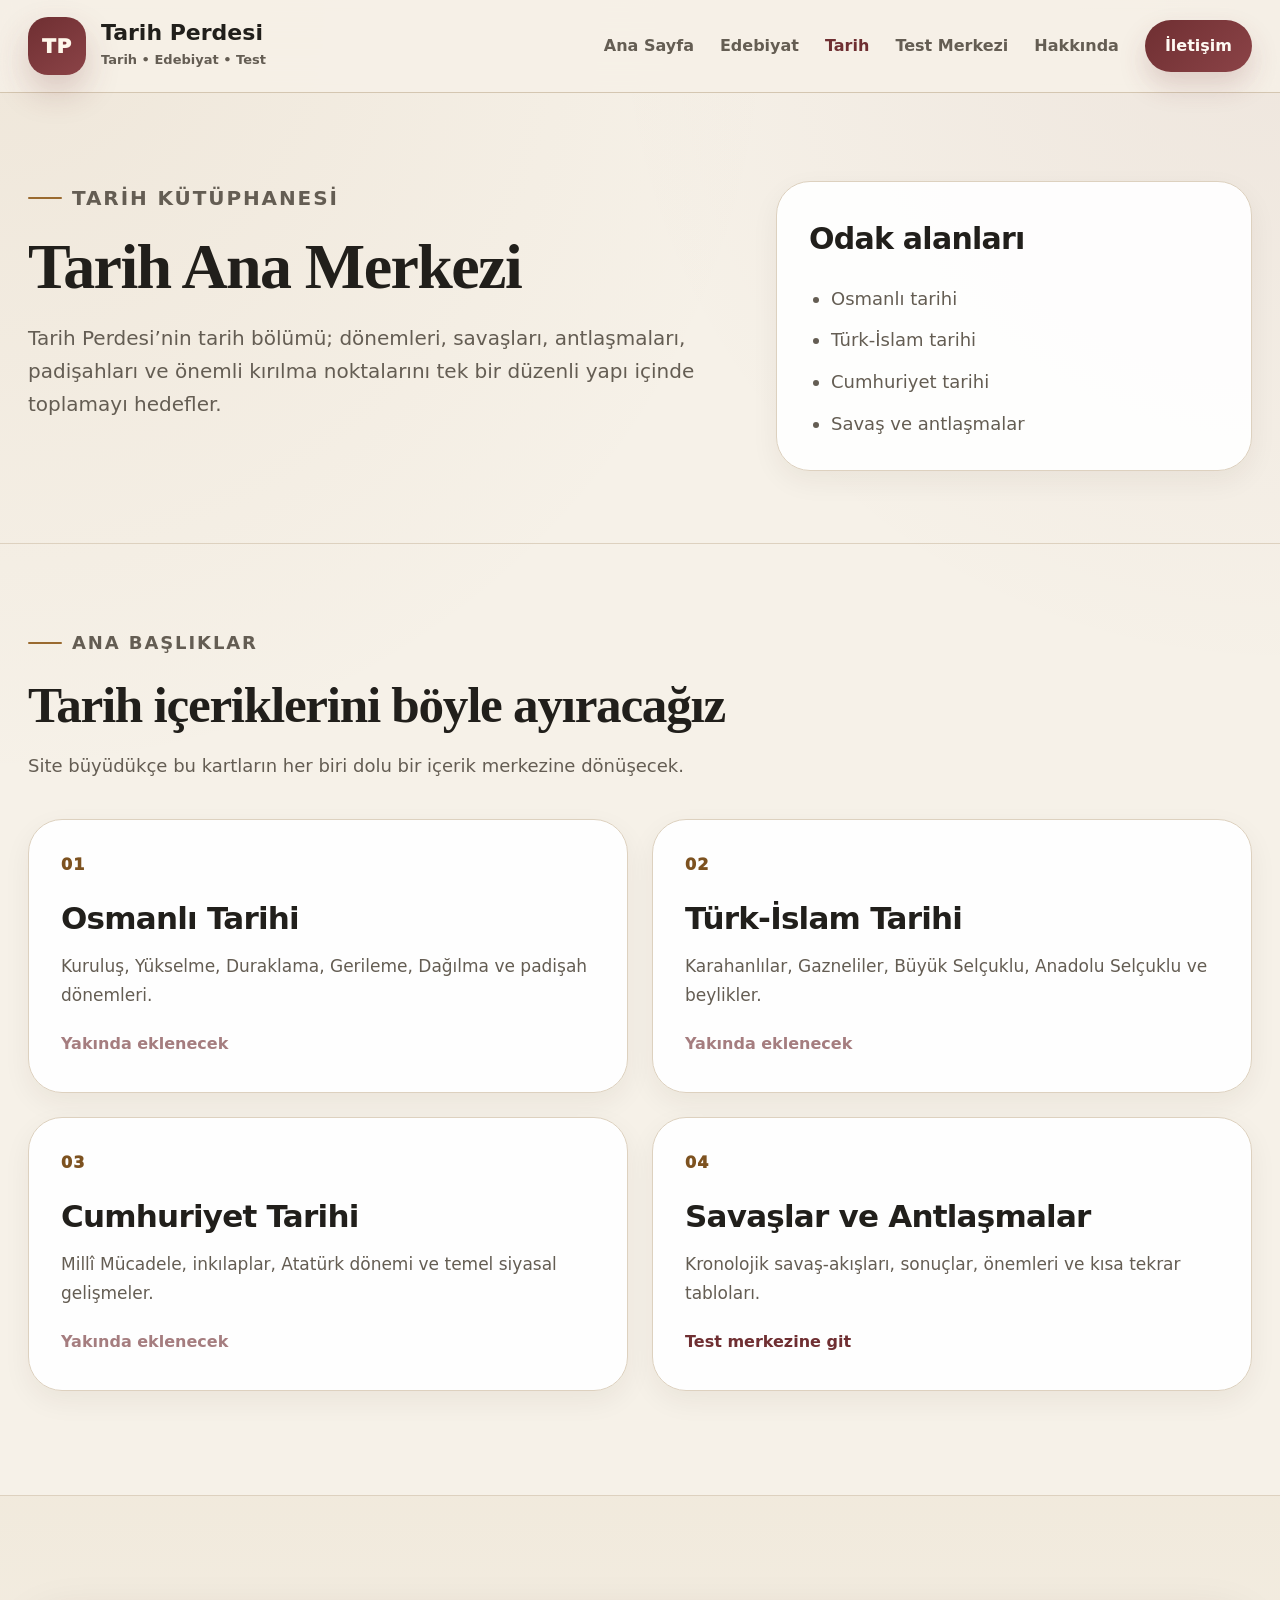
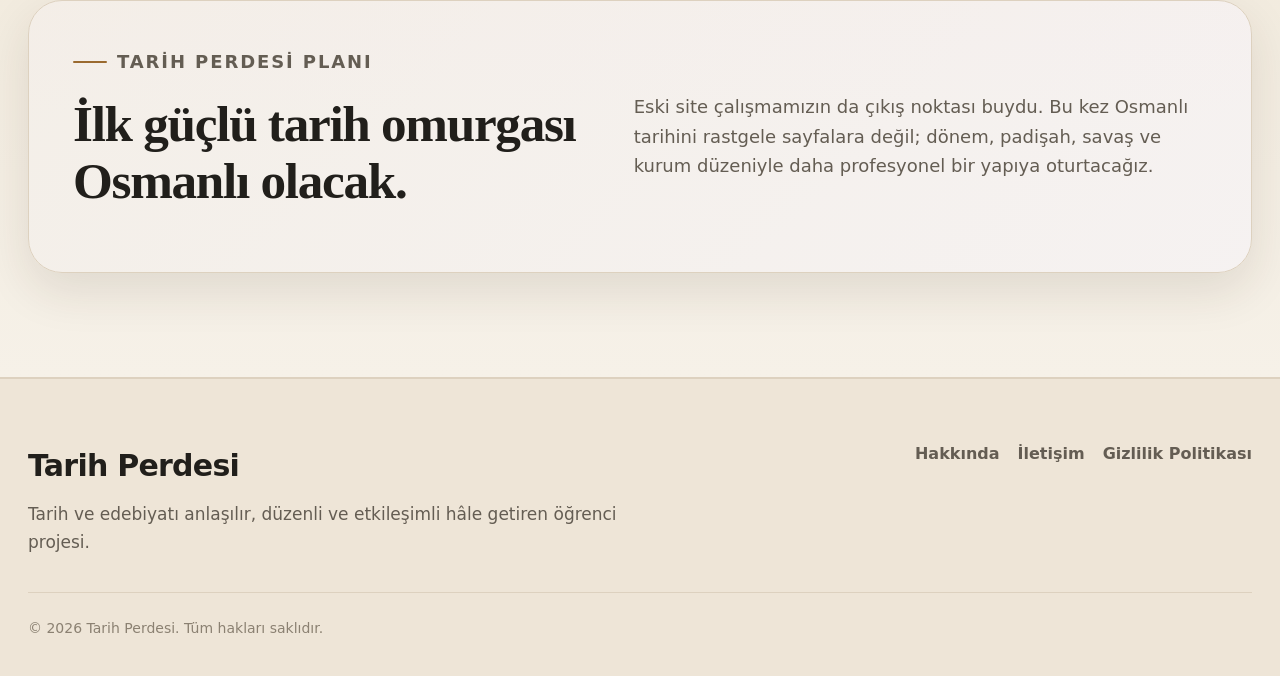
<file: tarih.html>
<!DOCTYPE html>
<html lang="tr">
<head>
  <!-- Google tag (gtag.js) -->
  <script async src="https://www.googletagmanager.com/gtag/js?id=G-6642PLP14P"></script>
  <script>
    window.dataLayer = window.dataLayer || [];
    function gtag(){dataLayer.push(arguments);}
    gtag('js', new Date());

    gtag('config', 'G-6642PLP14P');
  </script>
  <meta charset="UTF-8" />
  <meta name="viewport" content="width=device-width, initial-scale=1.0" />

  <title>Tarih Kütüphanesi | Tarih Perdesi</title>
  <meta
    name="description"
    content="Tarih Perdesi tarih kütüphanesi. Osmanlı, Türk-İslam, İslamiyet Öncesi Türk Tarihi, Cumhuriyet Tarihi, Dünya Tarihi ve kronoloji çalışmaları."
  />

  <link rel="stylesheet" href="style.css" />
</head>

<body>
  <header class="site-header">
    <div class="container header-inner">
      <a href="index.html" class="logo">
        <span class="logo-badge">TP</span>
        <span class="logo-text">
          <strong>Tarih Perdesi</strong>
          <small>Tarih • Edebiyat • Test</small>
        </span>
      </a>

      <button class="menu-toggle" id="menuToggle" aria-label="Menüyü aç veya kapat">
        ☰
      </button>

      <nav class="main-nav" id="mainNav">
        <a href="index.html">Ana Sayfa</a>
        <a href="edebiyat.html">Edebiyat</a>
        <a href="tarih.html" class="active-link">Tarih</a>
        <a href="test-merkezi.html">Test Merkezi</a>
        <a href="hakkinda.html">Hakkında</a>
        <a href="iletisim.html" class="nav-highlight">İletişim</a>
      </nav>
    </div>
  </header>

  <main>
    <section class="page-hero subject-hero">
      <div class="container subject-hero-grid">
        <div>
          <p class="eyebrow">TARİH KÜTÜPHANESİ</p>
          <h1>Tarih Ana Merkezi</h1>
          <p>
            Tarih Perdesi’nin tarih bölümü; dönemleri, savaşları, antlaşmaları,
            padişahları ve önemli kırılma noktalarını tek bir düzenli yapı içinde
            toplamayı hedefler.
          </p>
        </div>

        <aside class="hero-summary-card">
          <h3>Odak alanları</h3>
          <ul>
            <li>Osmanlı tarihi</li>
            <li>Türk-İslam tarihi</li>
            <li>Cumhuriyet tarihi</li>
            <li>Savaş ve antlaşmalar</li>
          </ul>
        </aside>
      </div>
    </section>

    <section class="content-section">
      <div class="container">
        <div class="section-heading compact-heading">
          <p class="eyebrow">ANA BAŞLIKLAR</p>
          <h2>Tarih içeriklerini böyle ayıracağız</h2>
          <p>
            Site büyüdükçe bu kartların her biri dolu bir içerik merkezine dönüşecek.
          </p>
        </div>

        <div class="hub-grid">
          <article class="hub-card">
            <span class="hub-tag">01</span>
            <h3>Osmanlı Tarihi</h3>
            <p>
              Kuruluş, Yükselme, Duraklama, Gerileme, Dağılma ve padişah dönemleri.
            </p>
            <a href="#" class="text-link muted-link">Yakında eklenecek</a>
          </article>

          <article class="hub-card">
            <span class="hub-tag">02</span>
            <h3>Türk-İslam Tarihi</h3>
            <p>
              Karahanlılar, Gazneliler, Büyük Selçuklu, Anadolu Selçuklu ve beylikler.
            </p>
            <a href="#" class="text-link muted-link">Yakında eklenecek</a>
          </article>

          <article class="hub-card">
            <span class="hub-tag">03</span>
            <h3>Cumhuriyet Tarihi</h3>
            <p>
              Millî Mücadele, inkılaplar, Atatürk dönemi ve temel siyasal gelişmeler.
            </p>
            <a href="#" class="text-link muted-link">Yakında eklenecek</a>
          </article>

          <article class="hub-card">
            <span class="hub-tag">04</span>
            <h3>Savaşlar ve Antlaşmalar</h3>
            <p>
              Kronolojik savaş-akışları, sonuçlar, önemleri ve kısa tekrar tabloları.
            </p>
            <a href="test-merkezi.html" class="text-link">Test merkezine git</a>
          </article>
        </div>
      </div>
    </section>

    <section class="section section-dark">
      <div class="container project-box">
        <div>
          <p class="eyebrow">TARİH PERDESİ PLANI</p>
          <h2>İlk güçlü tarih omurgası Osmanlı olacak.</h2>
        </div>

        <p>
          Eski site çalışmamızın da çıkış noktası buydu. Bu kez Osmanlı tarihini
          rastgele sayfalara değil; dönem, padişah, savaş ve kurum düzeniyle
          daha profesyonel bir yapıya oturtacağız.
        </p>
      </div>
    </section>
  </main>

  <footer class="site-footer">
    <div class="container footer-inner">
      <div>
        <h3>Tarih Perdesi</h3>
        <p>
          Tarih ve edebiyatı anlaşılır, düzenli ve etkileşimli hâle getiren
          öğrenci projesi.
        </p>
      </div>

      <div class="footer-links">
        <a href="hakkinda.html">Hakkında</a>
        <a href="iletisim.html">İletişim</a>
        <a href="gizlilik-politikasi.html">Gizlilik Politikası</a>
      </div>
    </div>

    <div class="container copyright">
      © <span id="currentYear"></span> Tarih Perdesi. Tüm hakları saklıdır.
    </div>
  </footer>

  <script src="script.js"></script>
</body>
</html>
</file>
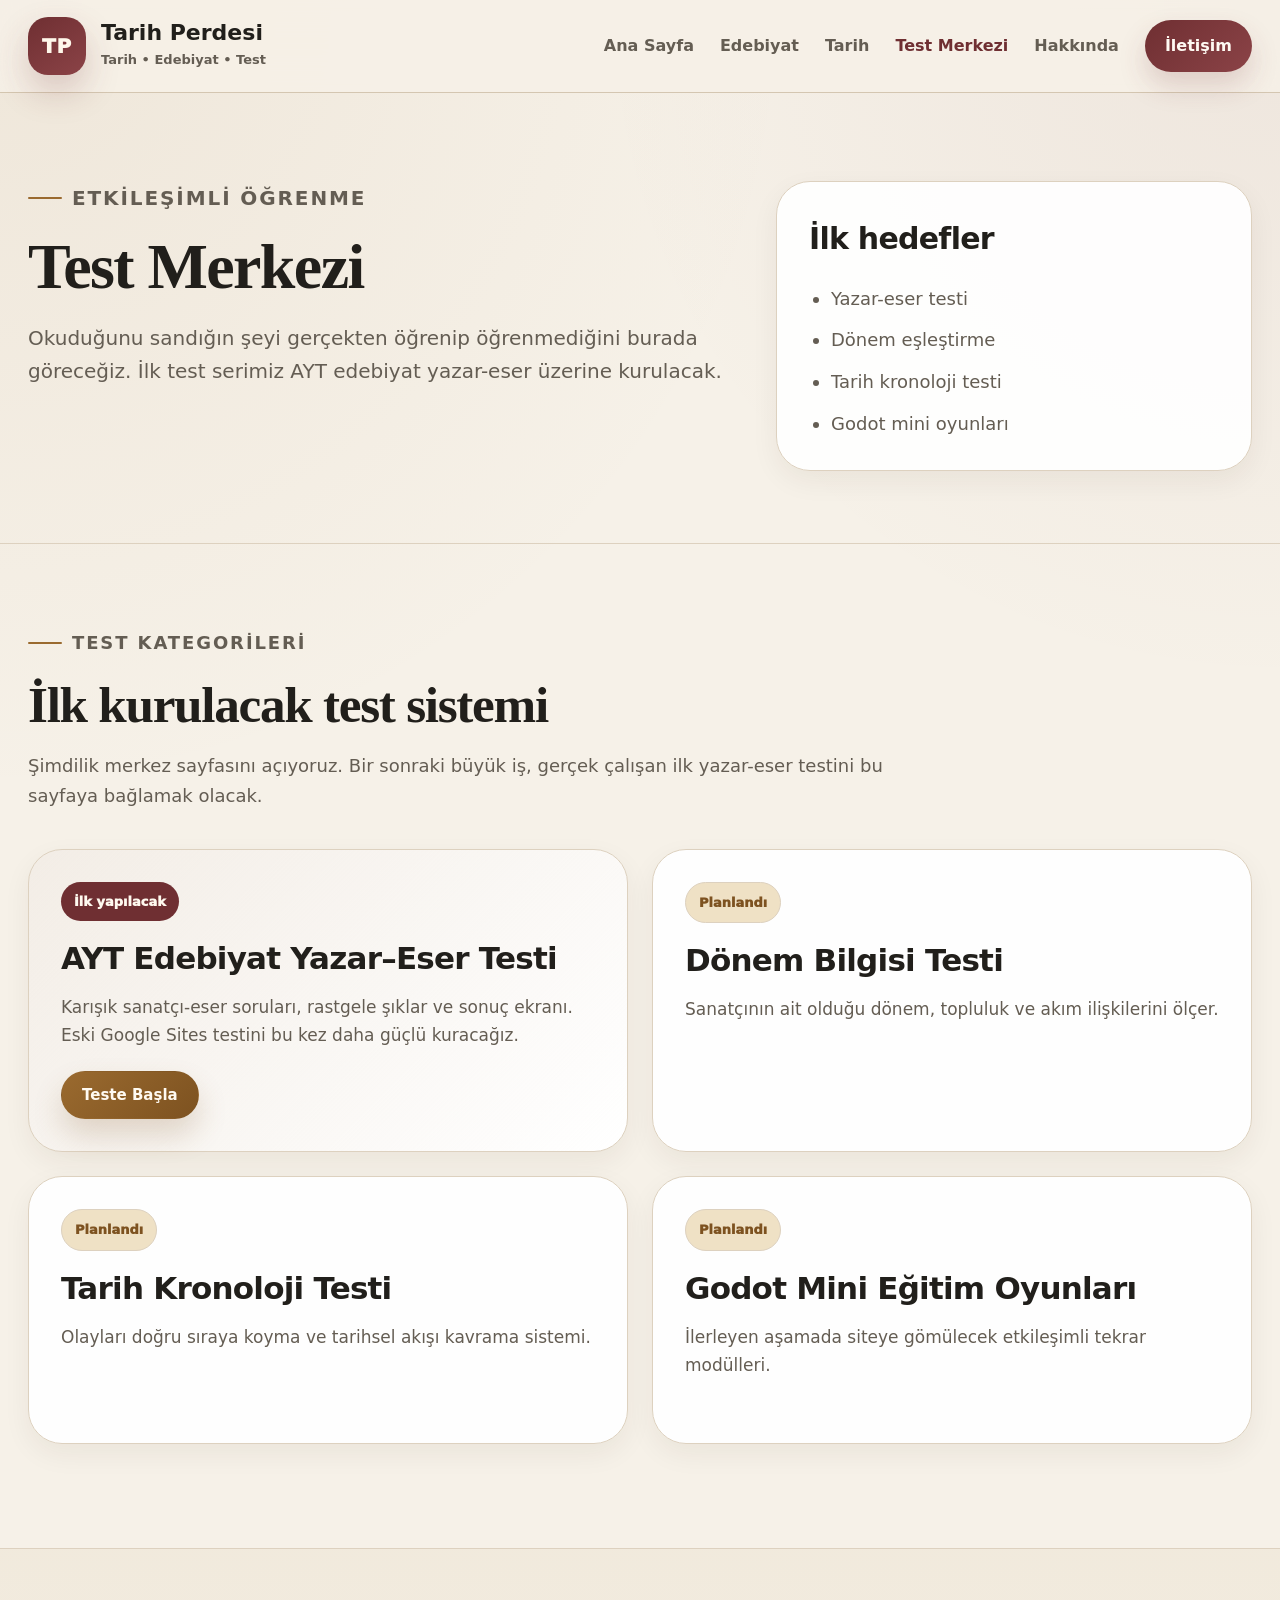
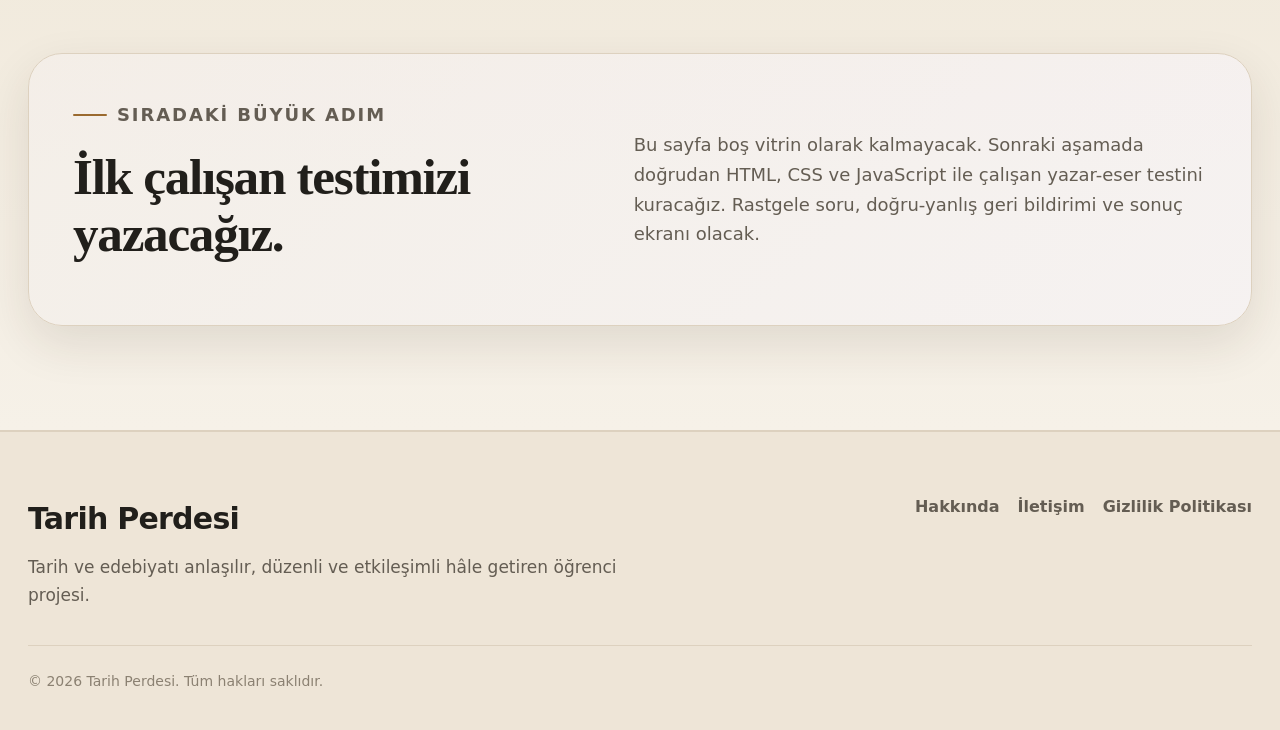
<file: test-merkezi.html>
<!DOCTYPE html>
<html lang="tr">
<head>
  <!-- Google tag (gtag.js) -->
  <script async src="https://www.googletagmanager.com/gtag/js?id=G-6642PLP14P"></script>
  <script>
    window.dataLayer = window.dataLayer || [];
    function gtag(){dataLayer.push(arguments);}
    gtag('js', new Date());

    gtag('config', 'G-6642PLP14P');
  </script>
  <meta charset="UTF-8" />
  <meta name="viewport" content="width=device-width, initial-scale=1.0" />

  <title>Test Merkezi | Tarih Perdesi</title>
  <meta
    name="description"
    content="Tarih Perdesi test merkezi. AYT edebiyat, yazar-eser, tarih, kronoloji ve etkileşimli tekrar testleri için ana sayfa."
  />

  <link rel="stylesheet" href="style.css" />
</head>

<body>
  <header class="site-header">
    <div class="container header-inner">
      <a href="index.html" class="logo">
        <span class="logo-badge">TP</span>
        <span class="logo-text">
          <strong>Tarih Perdesi</strong>
          <small>Tarih • Edebiyat • Test</small>
        </span>
      </a>

      <button class="menu-toggle" id="menuToggle" aria-label="Menüyü aç veya kapat">
        ☰
      </button>

      <nav class="main-nav" id="mainNav">
        <a href="index.html">Ana Sayfa</a>
        <a href="edebiyat.html">Edebiyat</a>
        <a href="tarih.html">Tarih</a>
        <a href="test-merkezi.html" class="active-link">Test Merkezi</a>
        <a href="hakkinda.html">Hakkında</a>
        <a href="iletisim.html" class="nav-highlight">İletişim</a>
      </nav>
    </div>
  </header>

  <main>
    <section class="page-hero subject-hero">
      <div class="container subject-hero-grid">
        <div>
          <p class="eyebrow">ETKİLEŞİMLİ ÖĞRENME</p>
          <h1>Test Merkezi</h1>
          <p>
            Okuduğunu sandığın şeyi gerçekten öğrenip öğrenmediğini burada
            göreceğiz. İlk test serimiz AYT edebiyat yazar-eser üzerine kurulacak.
          </p>
        </div>

        <aside class="hero-summary-card">
          <h3>İlk hedefler</h3>
          <ul>
            <li>Yazar-eser testi</li>
            <li>Dönem eşleştirme</li>
            <li>Tarih kronoloji testi</li>
            <li>Godot mini oyunları</li>
          </ul>
        </aside>
      </div>
    </section>

    <section class="content-section">
      <div class="container">
        <div class="section-heading compact-heading">
          <p class="eyebrow">TEST KATEGORİLERİ</p>
          <h2>İlk kurulacak test sistemi</h2>
          <p>
            Şimdilik merkez sayfasını açıyoruz. Bir sonraki büyük iş, gerçek
            çalışan ilk yazar-eser testini bu sayfaya bağlamak olacak.
          </p>
        </div>

        <div class="test-grid">
          <article class="test-card featured-test">
            <div class="test-status ready">İlk yapılacak</div>
            <h3>AYT Edebiyat Yazar–Eser Testi</h3>
            <p>
              Karışık sanatçı-eser soruları, rastgele şıklar ve sonuç ekranı.
              Eski Google Sites testini bu kez daha güçlü kuracağız.
            </p>
            <a href="yazar-eser-testi.html" class="btn btn-primary small-btn">Teste Başla</a>
          </article>

          <article class="test-card">
            <div class="test-status planned">Planlandı</div>
            <h3>Dönem Bilgisi Testi</h3>
            <p>
              Sanatçının ait olduğu dönem, topluluk ve akım ilişkilerini ölçer.
            </p>
          </article>

          <article class="test-card">
            <div class="test-status planned">Planlandı</div>
            <h3>Tarih Kronoloji Testi</h3>
            <p>
              Olayları doğru sıraya koyma ve tarihsel akışı kavrama sistemi.
            </p>
          </article>

          <article class="test-card">
            <div class="test-status planned">Planlandı</div>
            <h3>Godot Mini Eğitim Oyunları</h3>
            <p>
              İlerleyen aşamada siteye gömülecek etkileşimli tekrar modülleri.
            </p>
          </article>
        </div>
      </div>
    </section>

    <section class="section section-dark">
      <div class="container project-box">
        <div>
          <p class="eyebrow">SIRADAKİ BÜYÜK ADIM</p>
          <h2>İlk çalışan testimizi yazacağız.</h2>
        </div>

        <p>
          Bu sayfa boş vitrin olarak kalmayacak. Sonraki aşamada doğrudan
          HTML, CSS ve JavaScript ile çalışan yazar-eser testini kuracağız.
          Rastgele soru, doğru-yanlış geri bildirimi ve sonuç ekranı olacak.
        </p>
      </div>
    </section>
  </main>

  <footer class="site-footer">
    <div class="container footer-inner">
      <div>
        <h3>Tarih Perdesi</h3>
        <p>
          Tarih ve edebiyatı anlaşılır, düzenli ve etkileşimli hâle getiren
          öğrenci projesi.
        </p>
      </div>

      <div class="footer-links">
        <a href="hakkinda.html">Hakkında</a>
        <a href="iletisim.html">İletişim</a>
        <a href="gizlilik-politikasi.html">Gizlilik Politikası</a>
      </div>
    </div>

    <div class="container copyright">
      © <span id="currentYear"></span> Tarih Perdesi. Tüm hakları saklıdır.
    </div>
  </footer>

  <script src="script.js"></script>
</body>
</html>
</file>
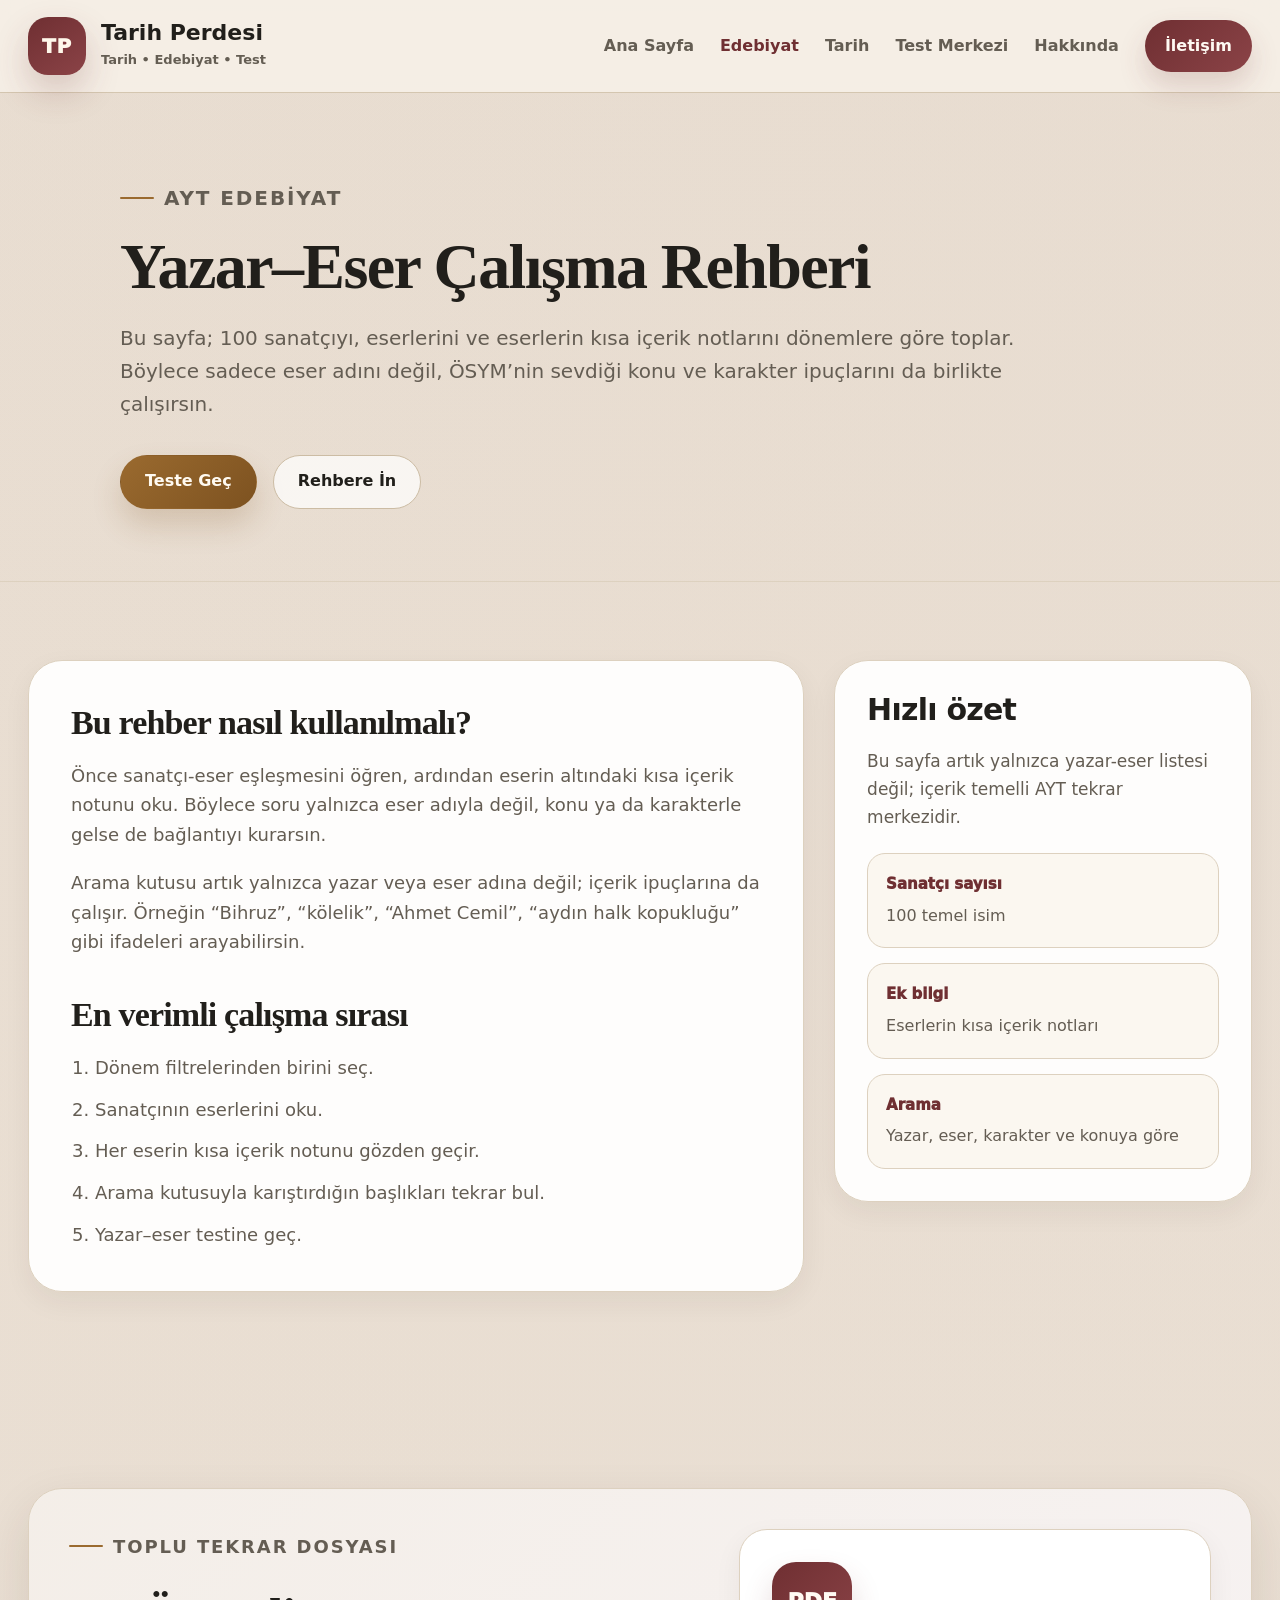
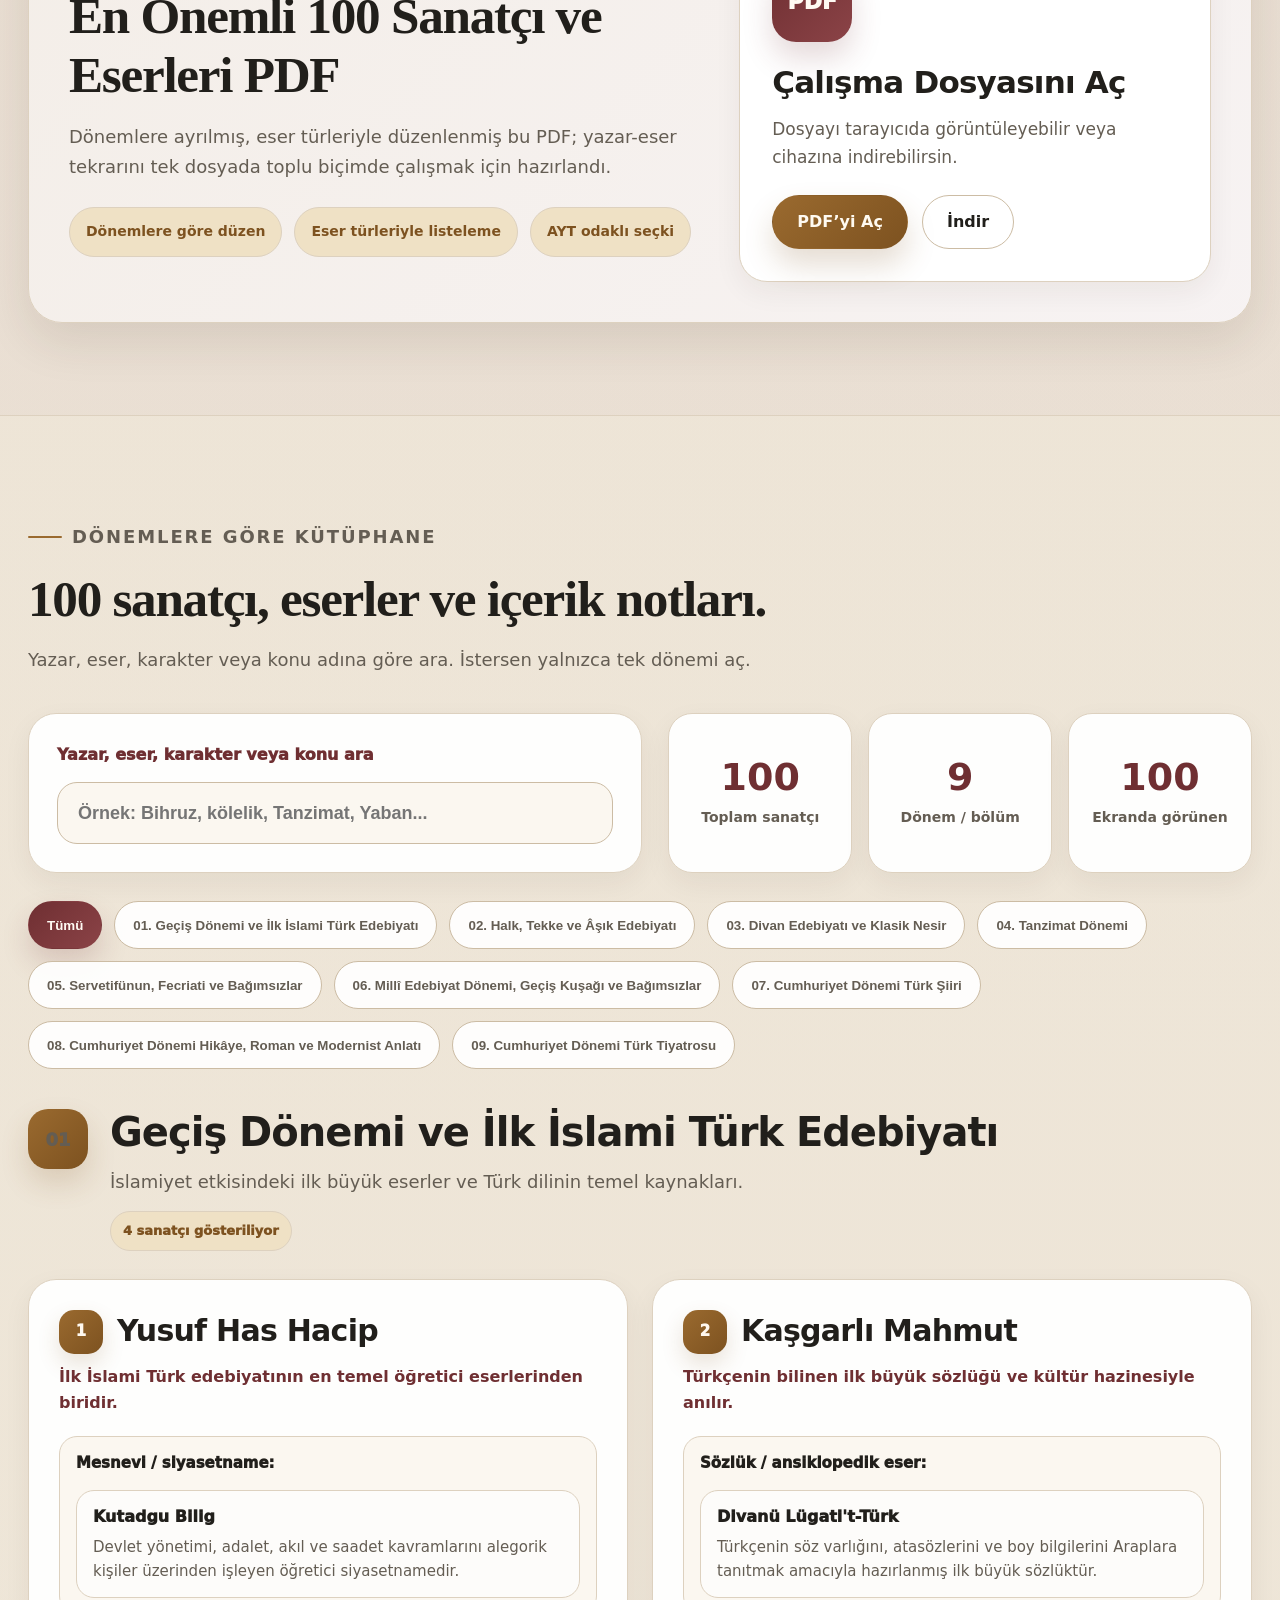
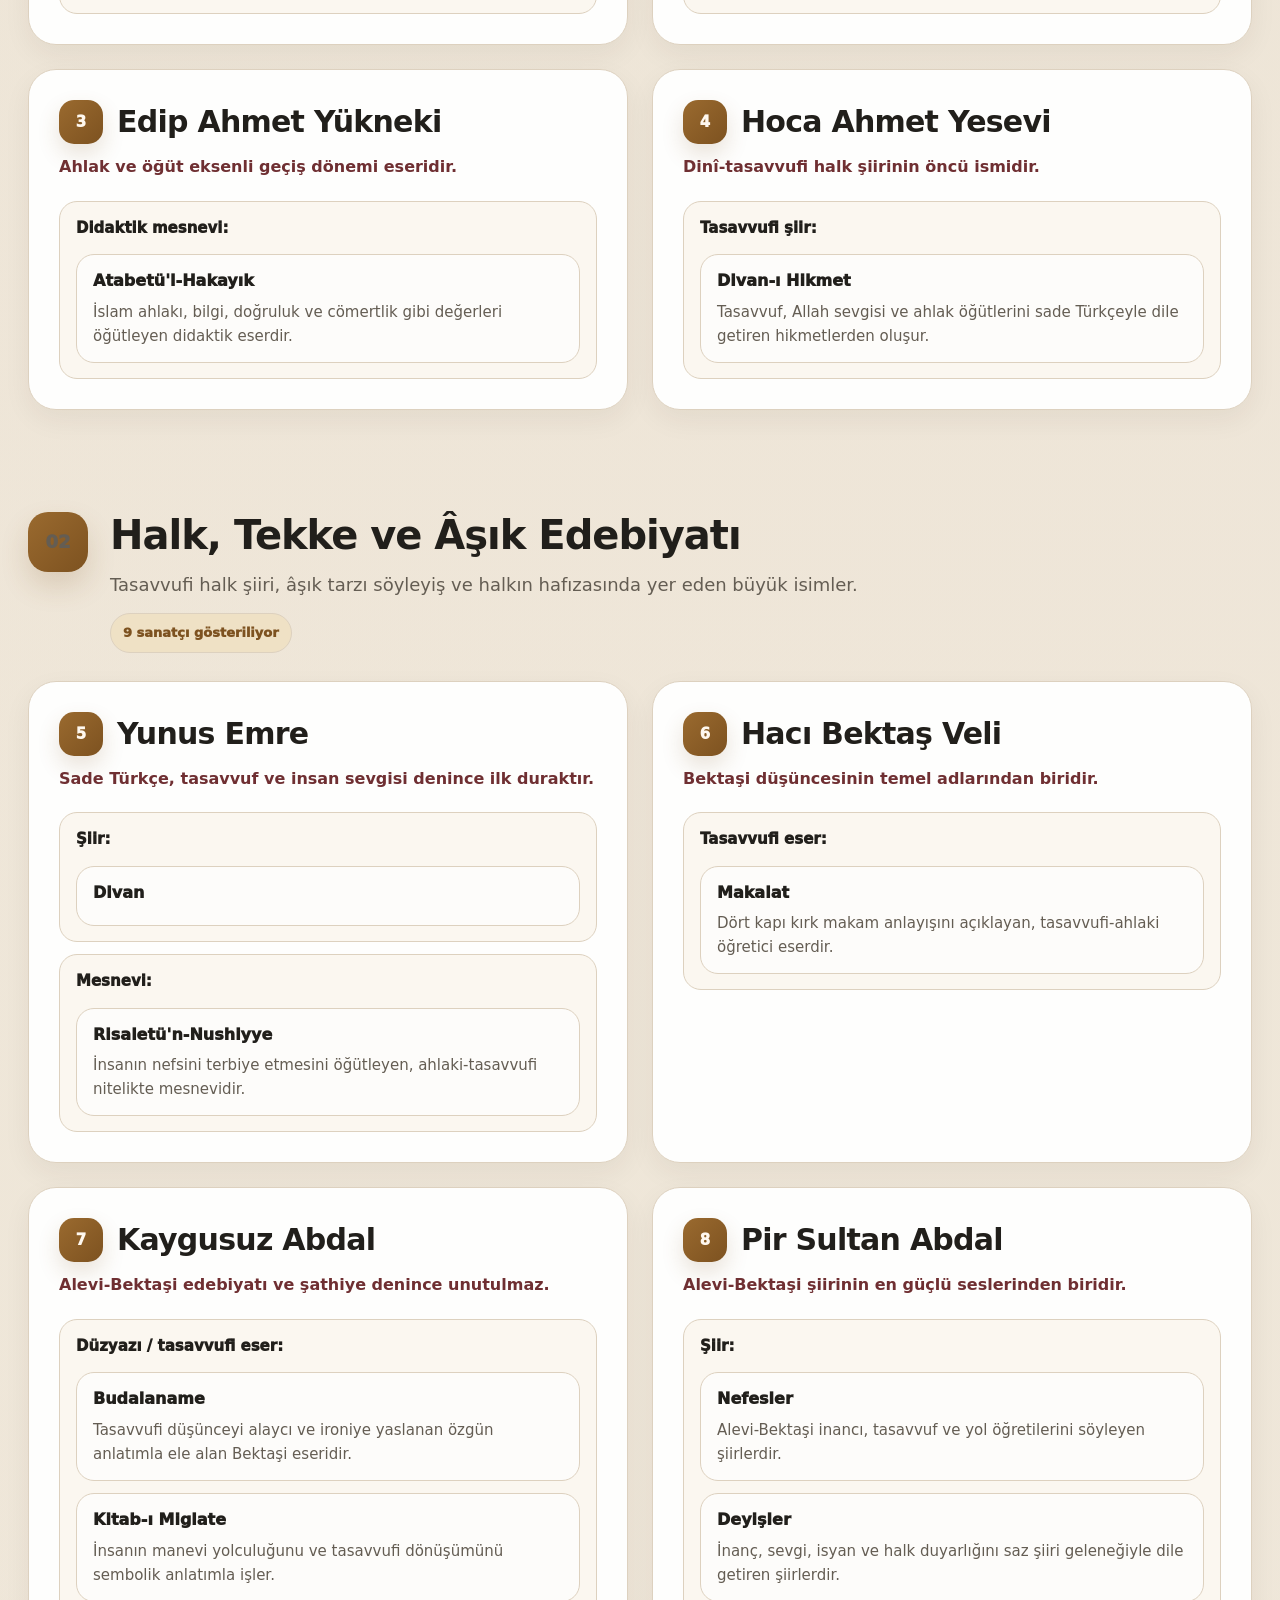
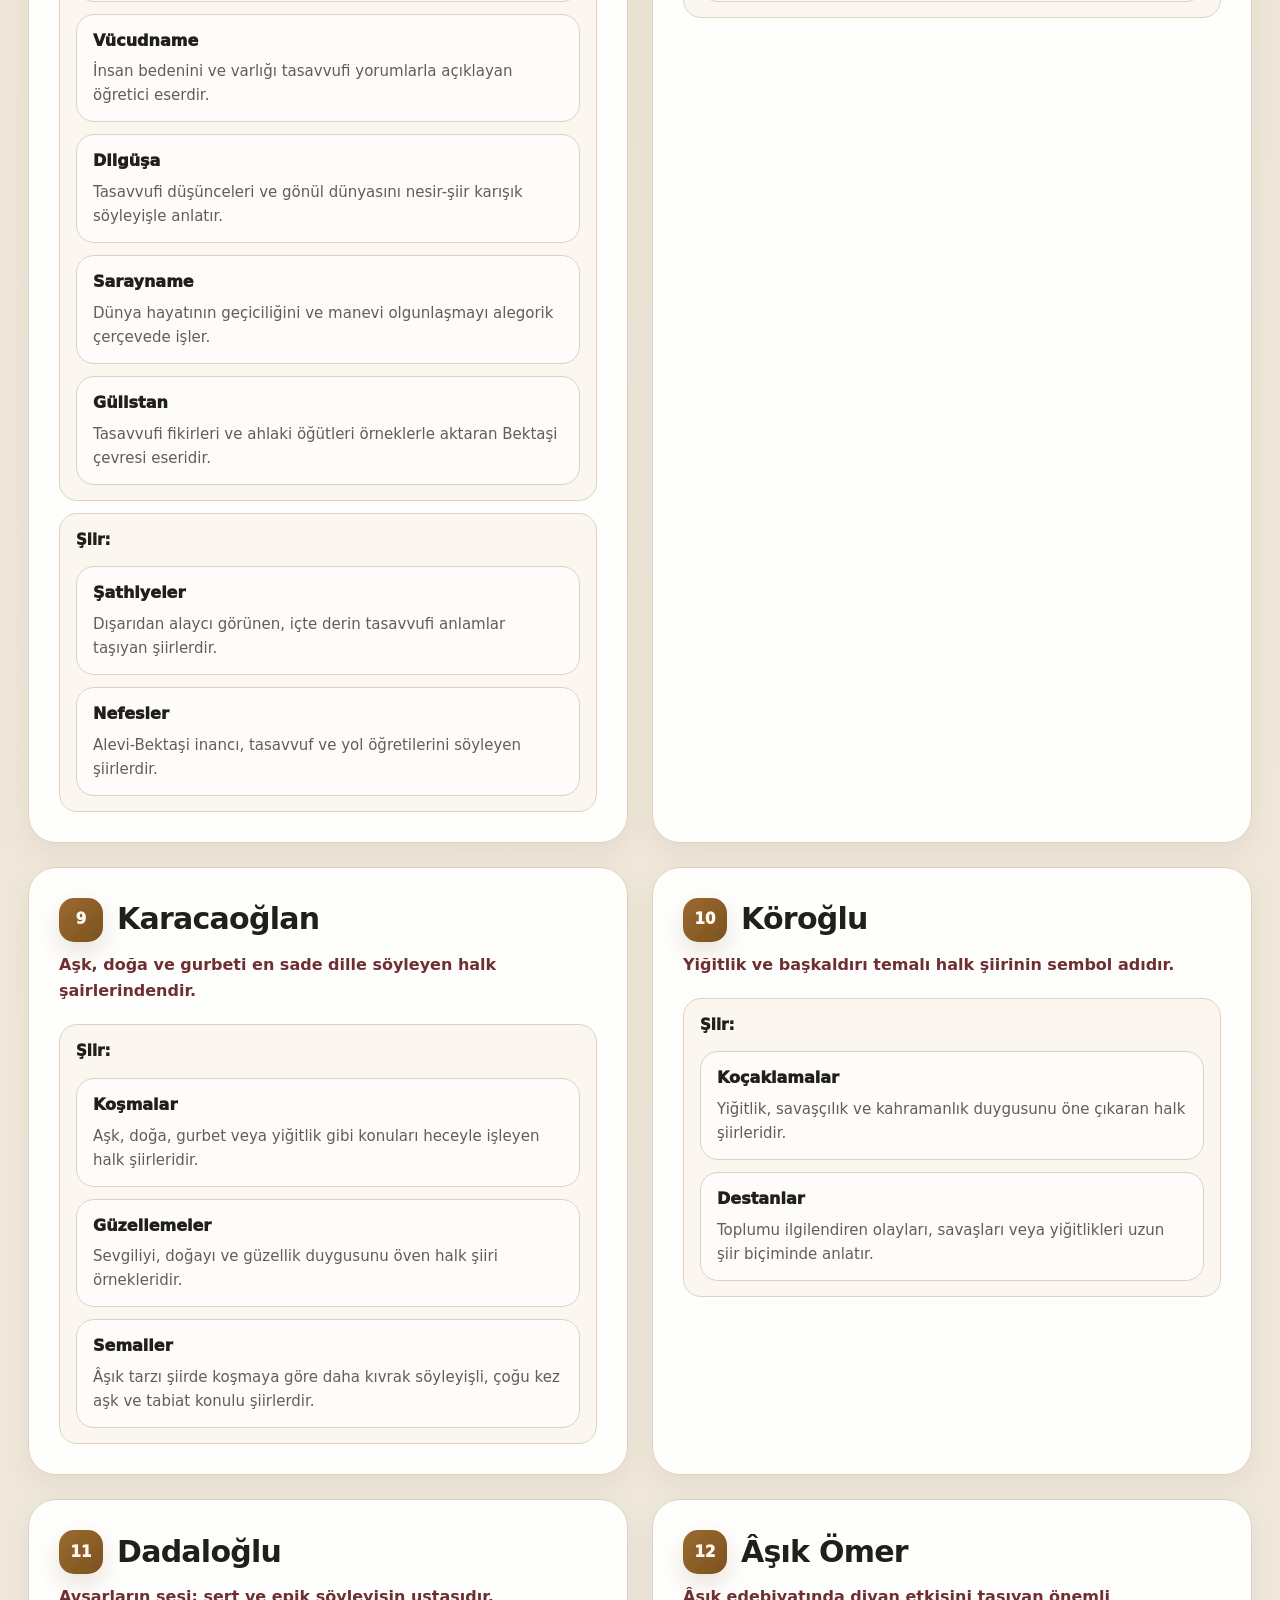
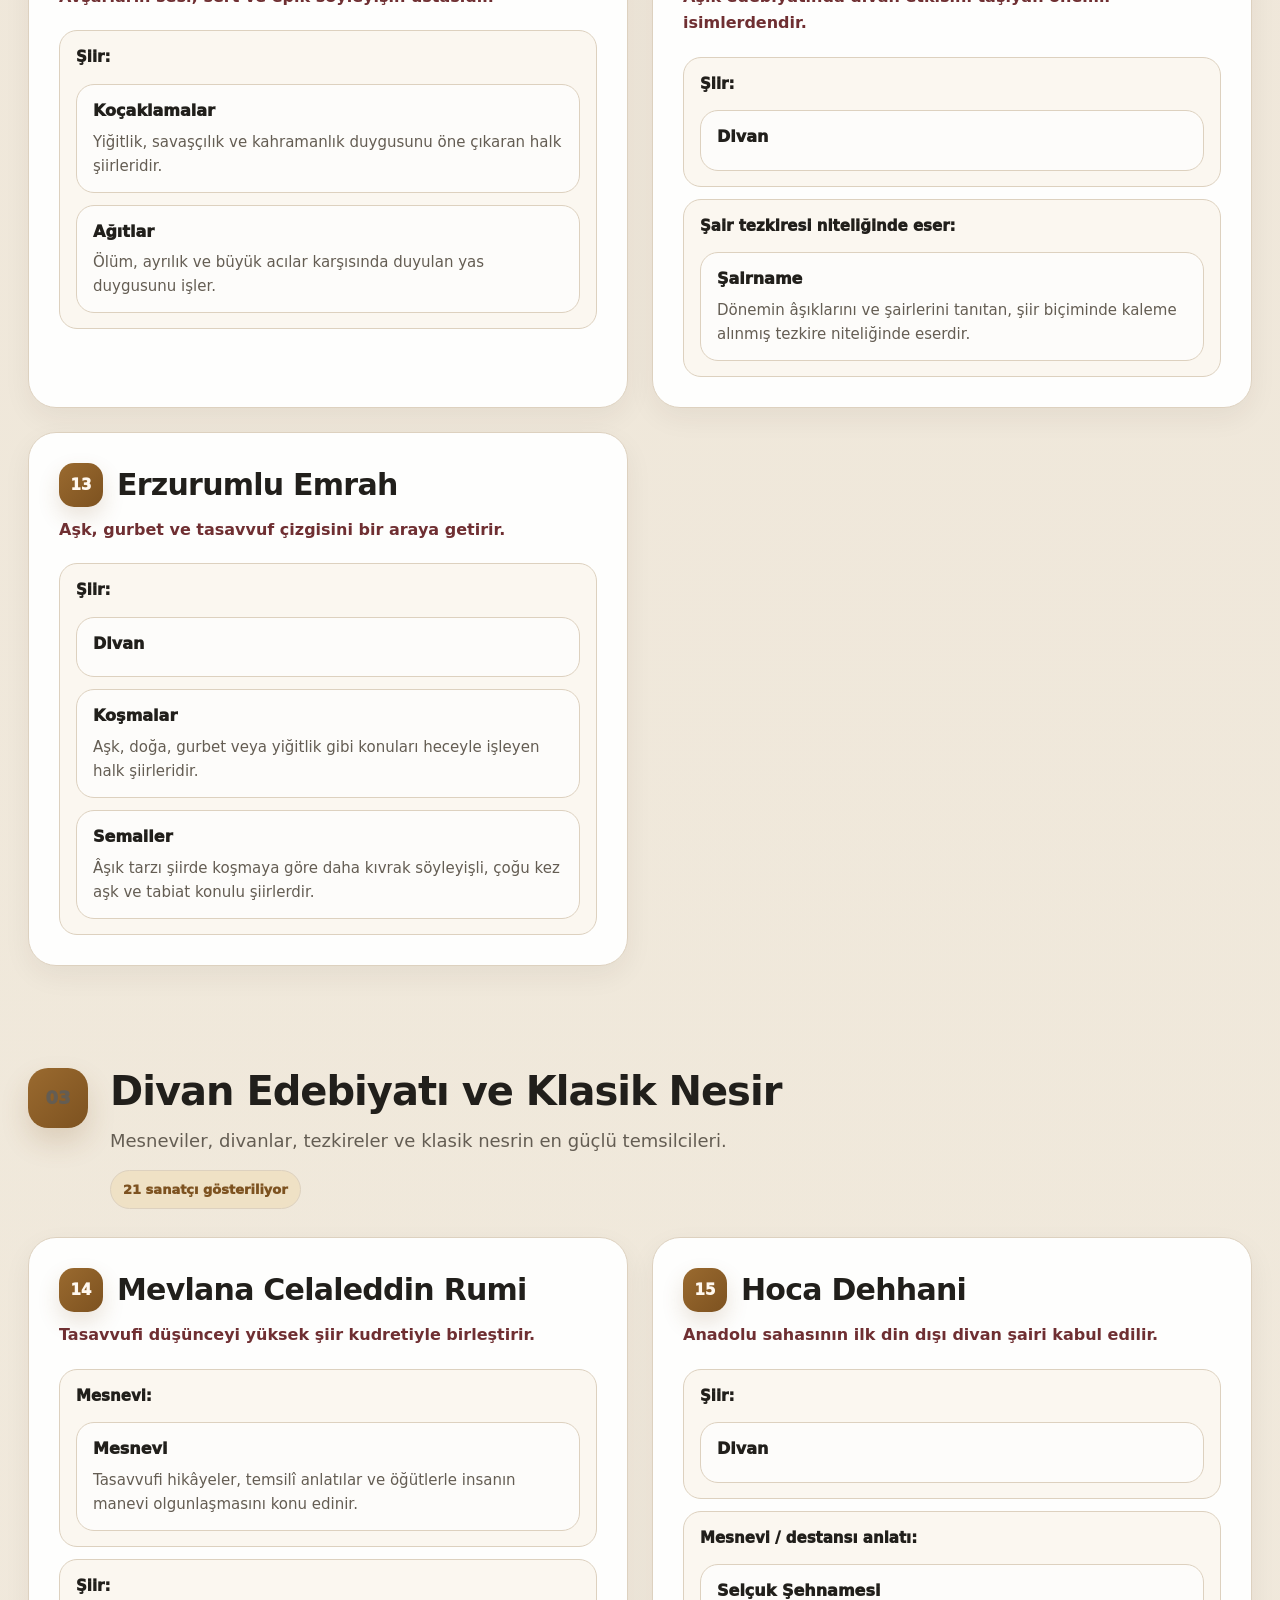
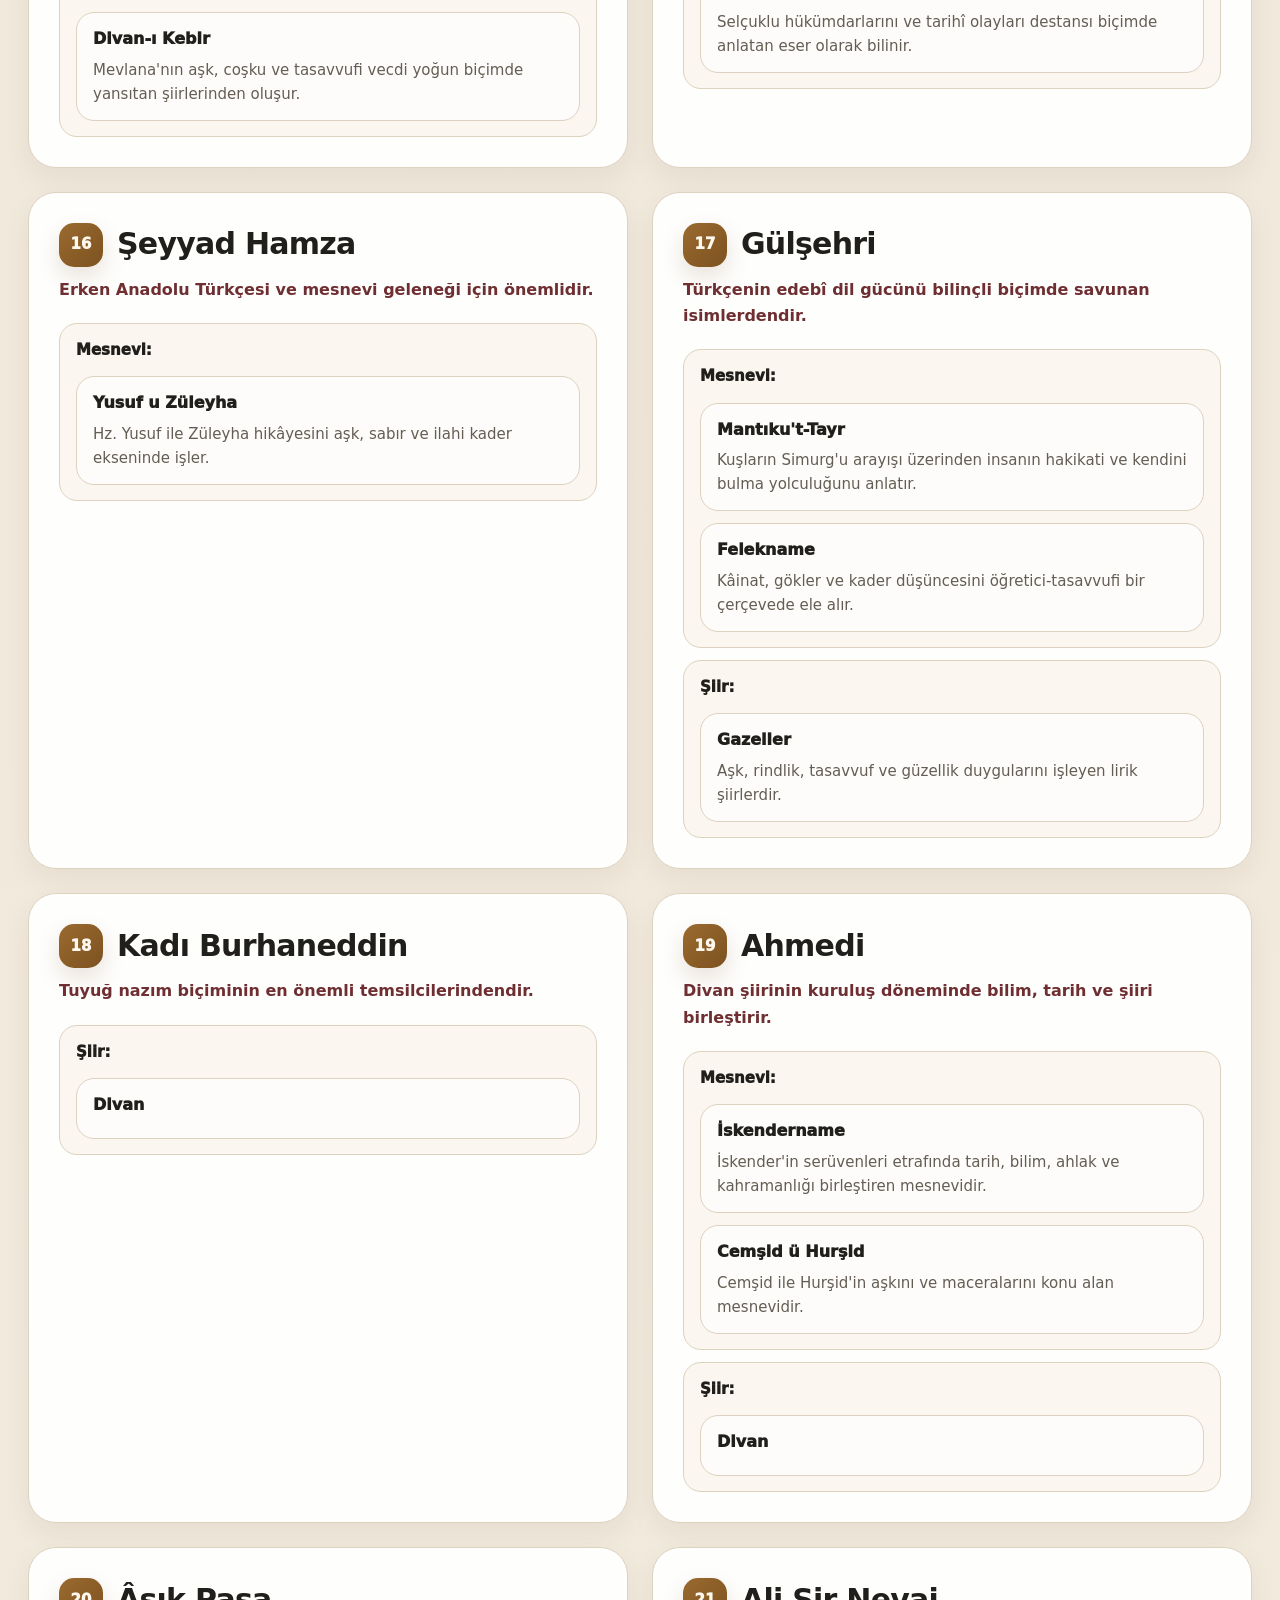
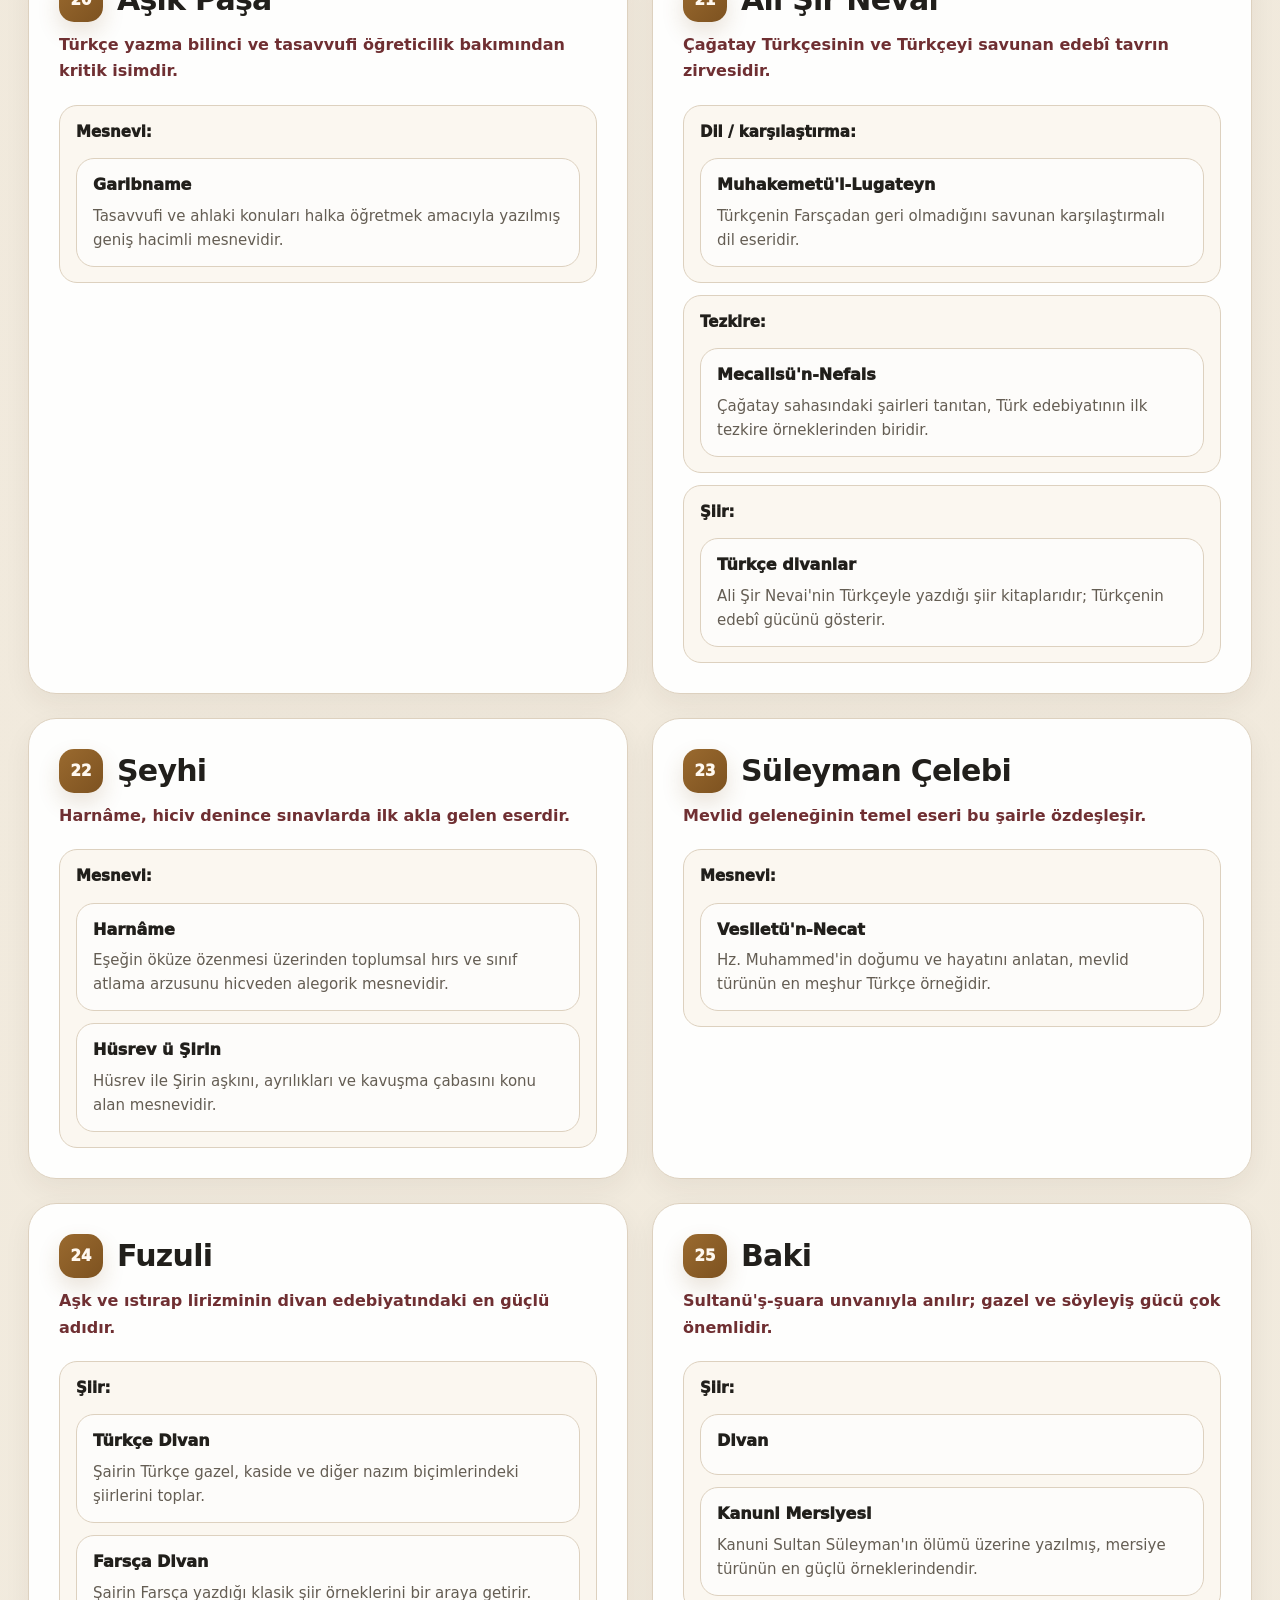
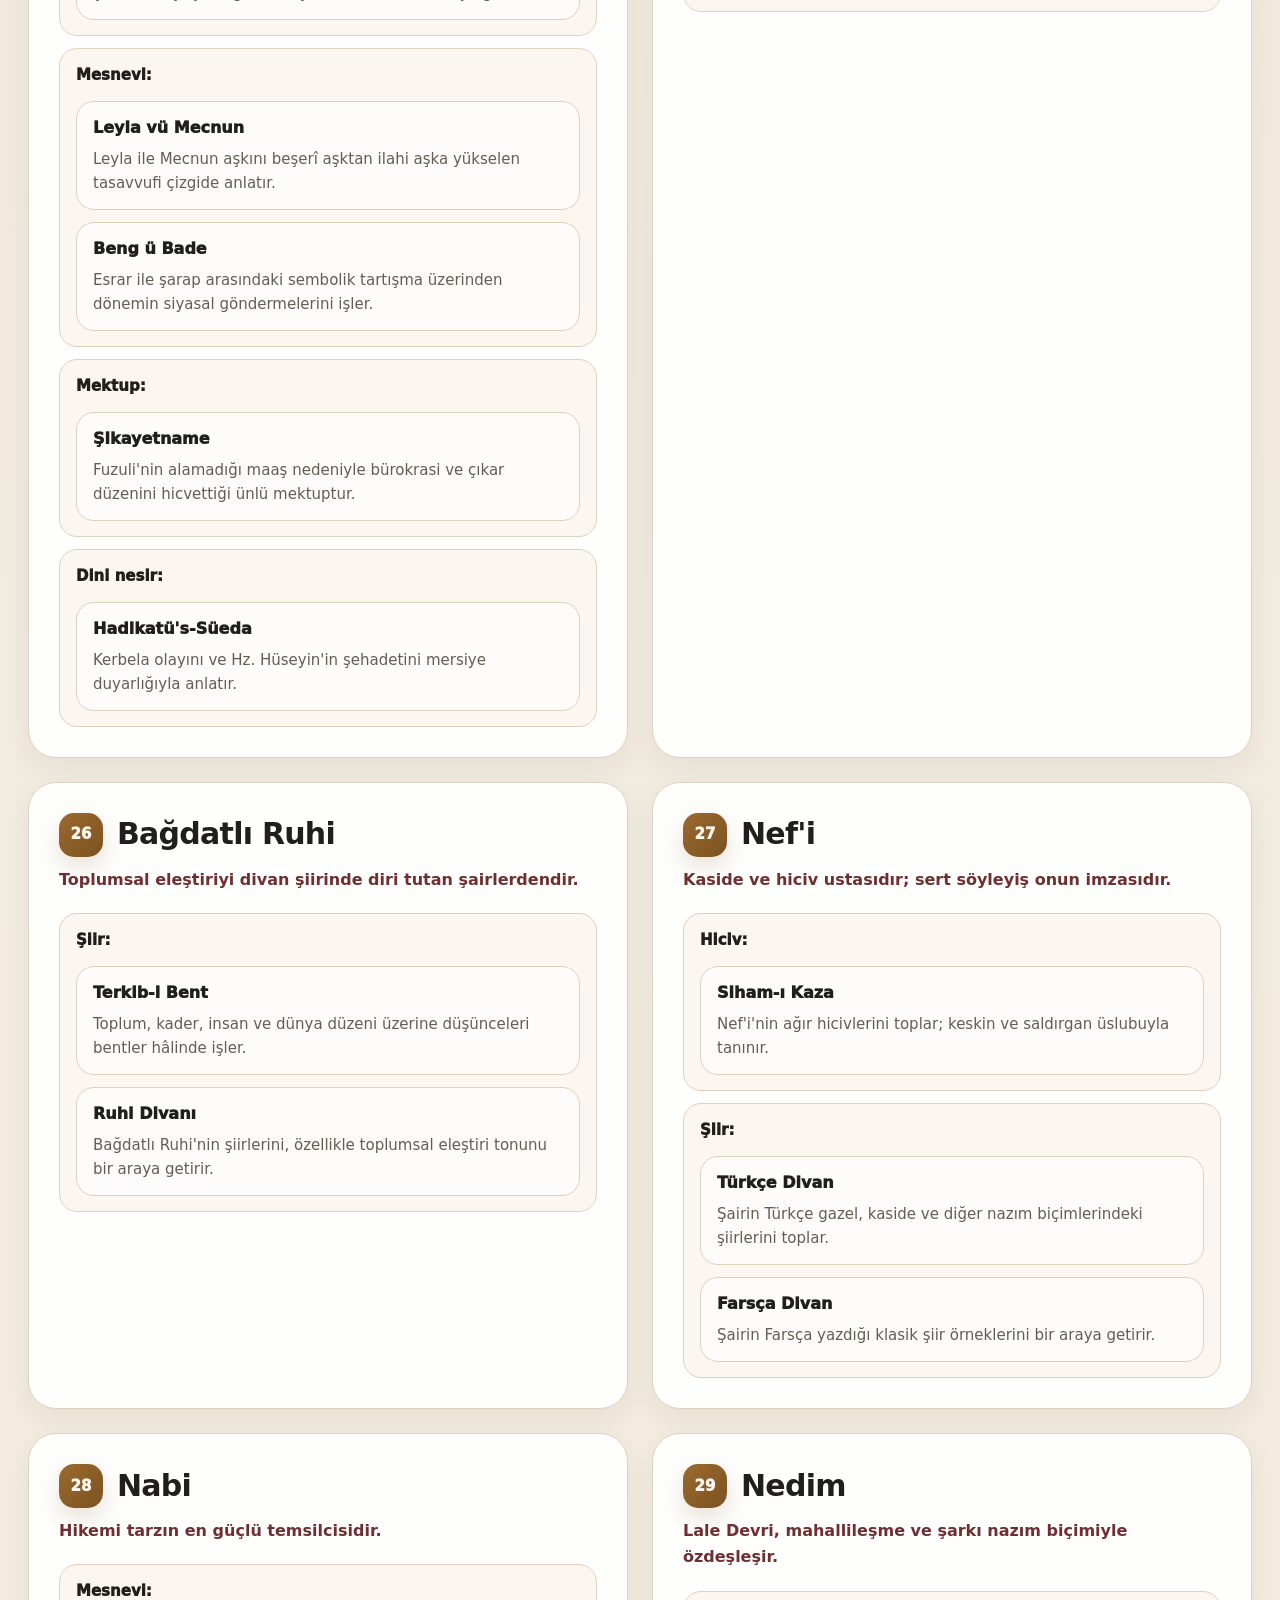
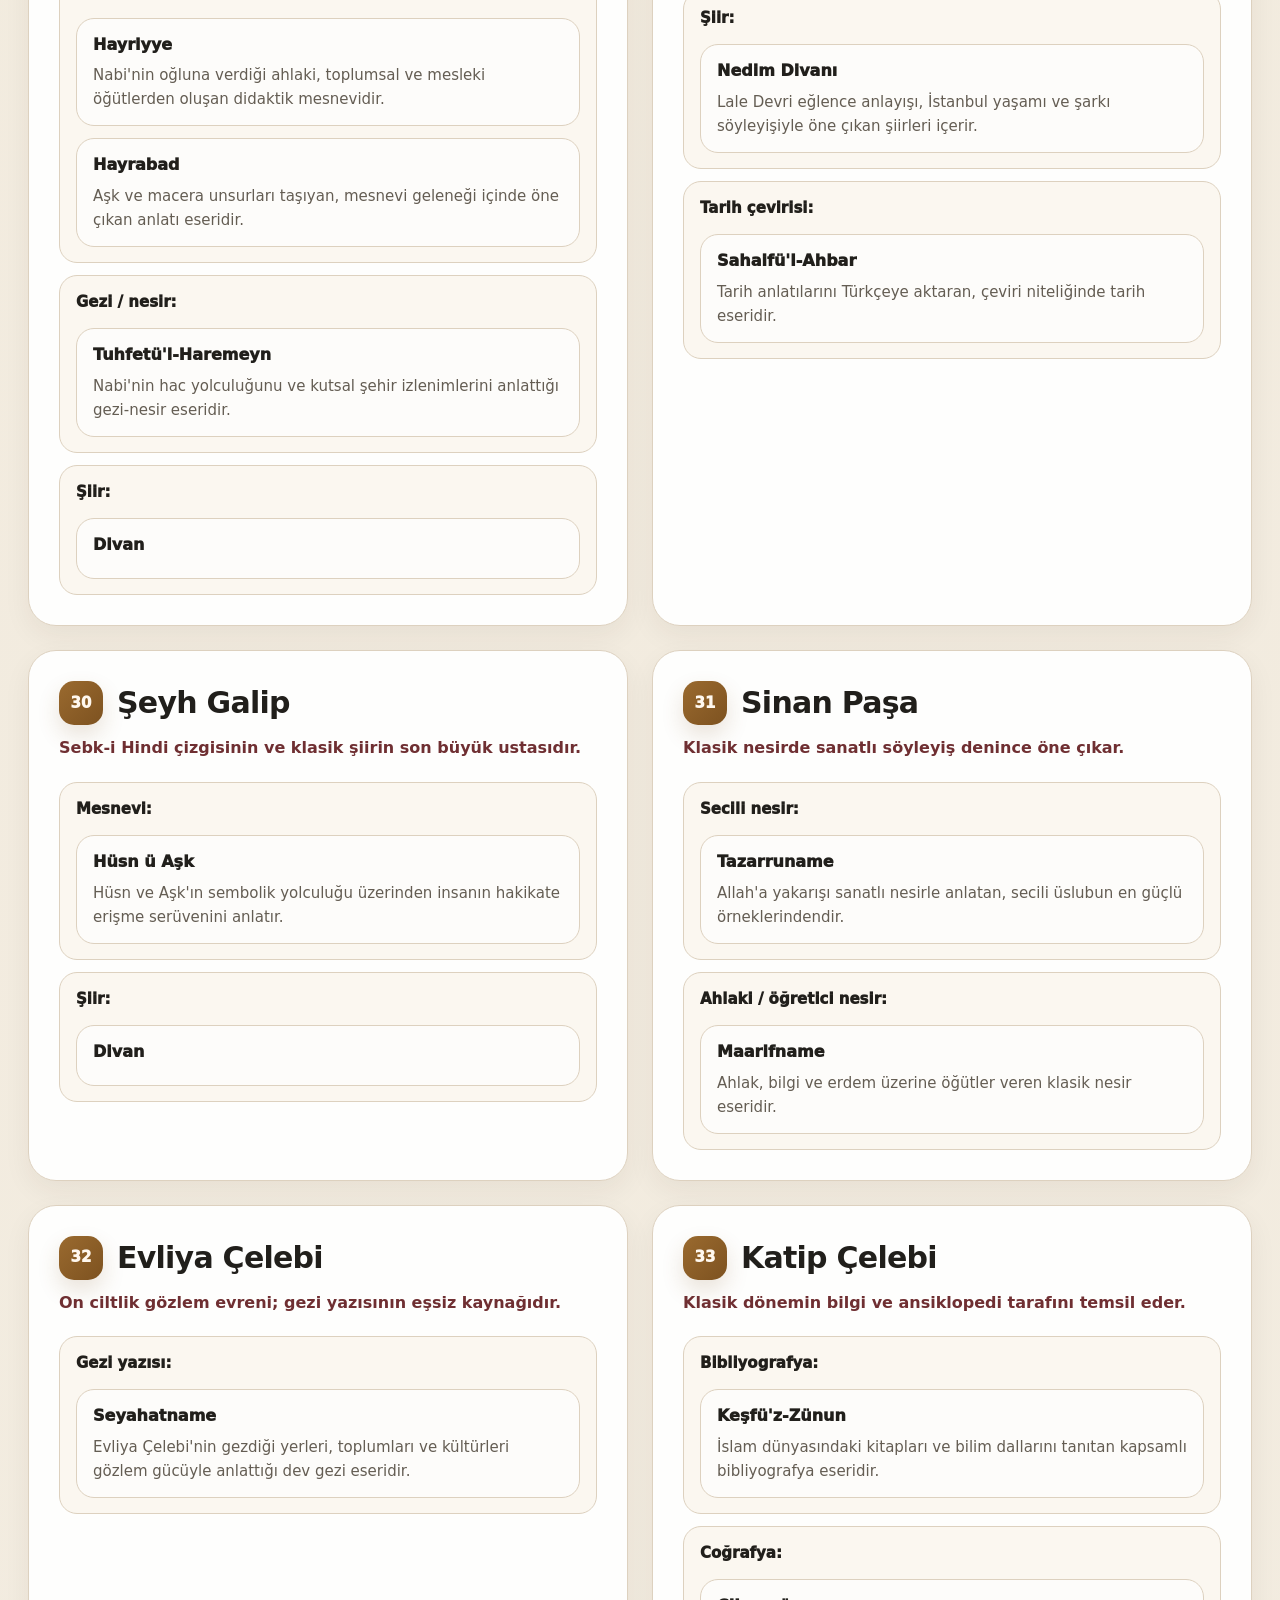
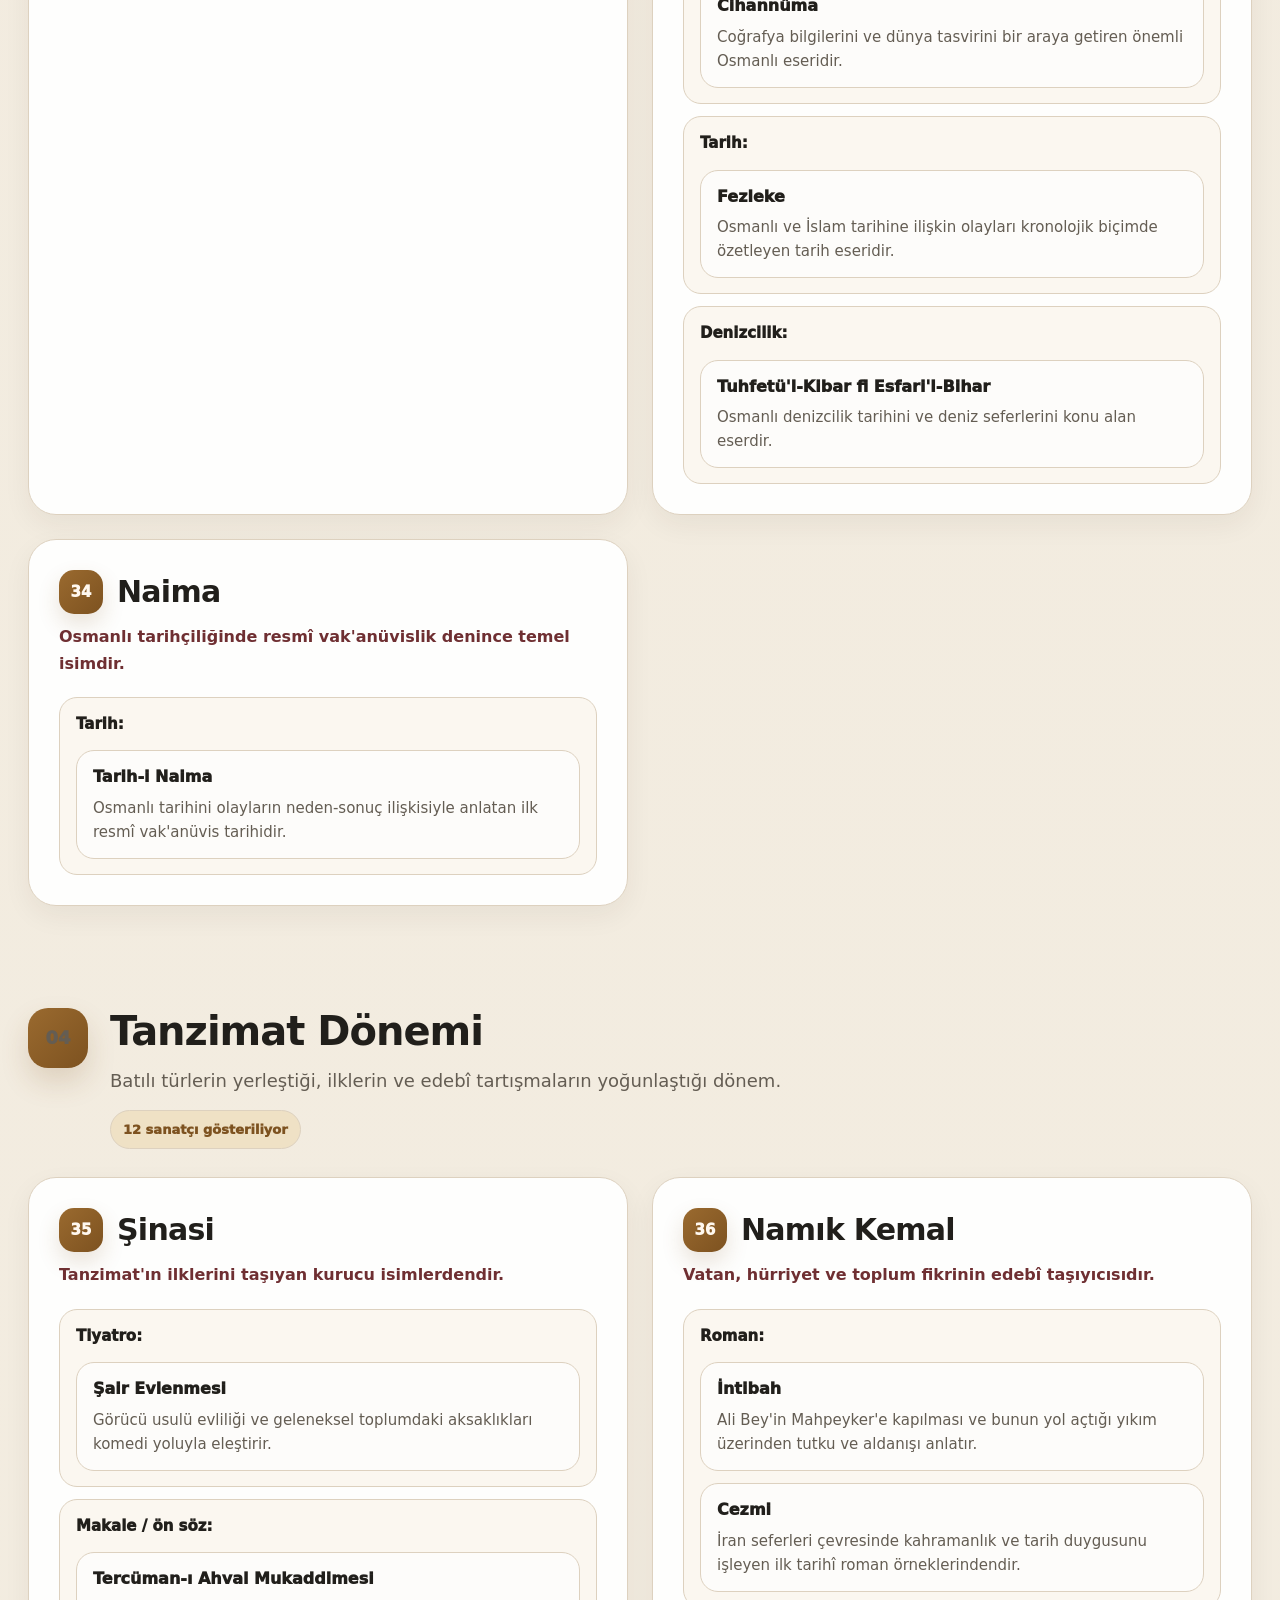
<file: yazar-eser-rehberi.html>
<!DOCTYPE html>
<html lang="tr">
<head>
  <!-- Google tag (gtag.js) -->
  <script async src="https://www.googletagmanager.com/gtag/js?id=G-6642PLP14P"></script>
  <script>
    window.dataLayer = window.dataLayer || [];
    function gtag(){dataLayer.push(arguments);}
    gtag('js', new Date());

    gtag('config', 'G-6642PLP14P');
  </script>

  <meta charset="UTF-8" />
  <meta name="viewport" content="width=device-width, initial-scale=1.0" />

  <title>AYT Edebiyat Yazar–Eser Çalışma Rehberi | Tarih Perdesi</title>
  <meta
    name="description"
    content="AYT Edebiyat yazar-eser çalışma rehberi. Dönemlere göre önemli sanatçılar, eserleri, türleri ve eser içerikleriyle kapsamlı tekrar sayfası."
  />

  <link rel="stylesheet" href="style.css" />
  <link rel="stylesheet" href="yazar-eser-ek-stiller.css" />
</head>

<body>
  <header class="site-header">
    <div class="container header-inner">
      <a href="index.html" class="logo">
        <span class="logo-badge">TP</span>
        <span class="logo-text">
          <strong>Tarih Perdesi</strong>
          <small>Tarih • Edebiyat • Test</small>
        </span>
      </a>

      <button class="menu-toggle" id="menuToggle" aria-label="Menüyü aç veya kapat">
        ☰
      </button>

      <nav class="main-nav" id="mainNav">
        <a href="index.html">Ana Sayfa</a>
        <a href="edebiyat.html" class="active-link">Edebiyat</a>
        <a href="tarih.html">Tarih</a>
        <a href="test-merkezi.html">Test Merkezi</a>
        <a href="hakkinda.html">Hakkında</a>
        <a href="iletisim.html" class="nav-highlight">İletişim</a>
      </nav>
    </div>
  </header>

  <main>
    <section class="page-hero guide-hero">
      <div class="container narrow-container">
        <p class="eyebrow">AYT EDEBİYAT</p>
        <h1>Yazar–Eser Çalışma Rehberi</h1>
        <p>
          Bu sayfa; 100 sanatçıyı, eserlerini ve eserlerin kısa içerik notlarını
          dönemlere göre toplar. Böylece sadece eser adını değil, ÖSYM’nin sevdiği
          konu ve karakter ipuçlarını da birlikte çalışırsın.
        </p>

        <div class="guide-actions">
          <a href="yazar-eser-testi.html" class="btn btn-primary">
            Teste Geç
          </a>
          <a href="#donemler" class="btn btn-secondary">
            Rehbere İn
          </a>
        </div>
      </div>
    </section>

    <section class="content-section guide-intro-section">
      <div class="container article-layout">
        <article class="article-card">
          <h2>Bu rehber nasıl kullanılmalı?</h2>
          <p>
            Önce sanatçı-eser eşleşmesini öğren, ardından eserin altındaki kısa
            içerik notunu oku. Böylece soru yalnızca eser adıyla değil, konu ya da
            karakterle gelse de bağlantıyı kurarsın.
          </p>

          <p>
            Arama kutusu artık yalnızca yazar veya eser adına değil; içerik ipuçlarına da
            çalışır. Örneğin “Bihruz”, “kölelik”, “Ahmet Cemil”, “aydın halk kopukluğu”
            gibi ifadeleri arayabilirsin.
          </p>

          <h2>En verimli çalışma sırası</h2>
          <ol class="numbered-study-list">
            <li>Dönem filtrelerinden birini seç.</li>
            <li>Sanatçının eserlerini oku.</li>
            <li>Her eserin kısa içerik notunu gözden geçir.</li>
            <li>Arama kutusuyla karıştırdığın başlıkları tekrar bul.</li>
            <li>Yazar–eser testine geç.</li>
          </ol>
        </article>

        <aside class="side-card">
          <h3>Hızlı özet</h3>
          <p>
            Bu sayfa artık yalnızca yazar-eser listesi değil;
            içerik temelli AYT tekrar merkezidir.
          </p>

          <div class="mini-info-box">
            <strong>Sanatçı sayısı</strong>
            <span>100 temel isim</span>
          </div>

          <div class="mini-info-box">
            <strong>Ek bilgi</strong>
            <span>Eserlerin kısa içerik notları</span>
          </div>

          <div class="mini-info-box">
            <strong>Arama</strong>
            <span>Yazar, eser, karakter ve konuya göre</span>
          </div>
        </aside>
      </div>
    </section>

    <section class="section pdf-highlight-section" id="pdf-arsivi">
      <div class="container">
        <div class="pdf-highlight-box">
          <div class="pdf-text-area">
            <p class="eyebrow">TOPLU TEKRAR DOSYASI</p>
            <h2>En Önemli 100 Sanatçı ve Eserleri PDF</h2>
            <p>
              Dönemlere ayrılmış, eser türleriyle düzenlenmiş bu PDF;
              yazar-eser tekrarını tek dosyada toplu biçimde çalışmak için hazırlandı.
            </p>

            <div class="pdf-benefits">
              <span>Dönemlere göre düzen</span>
              <span>Eser türleriyle listeleme</span>
              <span>AYT odaklı seçki</span>
            </div>
          </div>

          <div class="pdf-action-card">
            <div class="pdf-file-icon">PDF</div>
            <h3>Çalışma Dosyasını Aç</h3>
            <p>
              Dosyayı tarayıcıda görüntüleyebilir veya cihazına indirebilirsin.
            </p>

            <div class="pdf-buttons">
              <a
                href="pdfler/ayt-edebiyat-100-sanatci-eserleri.pdf"
                target="_blank"
                class="btn btn-primary"
              >
                PDF’yi Aç
              </a>

              <a
                href="pdfler/ayt-edebiyat-100-sanatci-eserleri.pdf"
                download
                class="btn btn-secondary"
              >
                İndir
              </a>
            </div>
          </div>
        </div>
      </div>
    </section>

    <section class="section section-dark" id="donemler">
      <div class="container">
        <div class="section-heading compact-heading">
          <p class="eyebrow">DÖNEMLERE GÖRE KÜTÜPHANE</p>
          <h2>100 sanatçı, eserler ve içerik notları.</h2>
          <p>
            Yazar, eser, karakter veya konu adına göre ara.
            İstersen yalnızca tek dönemi aç.
          </p>
        </div>

        <div class="library-toolbar">
          <div class="library-search-card">
            <label for="authorSearch">Yazar, eser, karakter veya konu ara</label>
            <input
              id="authorSearch"
              type="search"
              placeholder="Örnek: Bihruz, kölelik, Tanzimat, Yaban..."
              autocomplete="off"
            />
          </div>

          <div class="library-stats">
            <div class="library-stat-card">
              <strong id="totalAuthorCount">0</strong>
              <span>Toplam sanatçı</span>
            </div>

            <div class="library-stat-card">
              <strong id="totalPeriodCount">0</strong>
              <span>Dönem / bölüm</span>
            </div>

            <div class="library-stat-card">
              <strong id="visibleAuthorCount">0</strong>
              <span>Ekranda görünen</span>
            </div>
          </div>
        </div>

        <div class="period-filter-row" id="periodFilterRow"></div>

        <div class="author-library" id="authorLibrary"></div>
      </div>
    </section>

    <section class="section guide-final-section">
      <div class="container project-box">
        <div>
          <p class="eyebrow">ŞİMDİ TEST ZAMANI</p>
          <h2>Bilgiyi testle sabitle.</h2>
        </div>

        <div class="guide-final-content">
          <p>
            Rehberde sanatçıları ve içerik notlarını taradıysan,
            test sistemine geç. Rastgele sorularla boşluk kalan yerleri görürsün.
          </p>

          <a href="yazar-eser-testi.html" class="btn btn-primary">
            Yazar–Eser Testini Çöz
          </a>
        </div>
      </div>
    </section>
  </main>

  <footer class="site-footer">
    <div class="container footer-inner">
      <div>
        <h3>Tarih Perdesi</h3>
        <p>
          Tarih ve edebiyatı anlaşılır, düzenli ve etkileşimli hâle getiren
          öğrenci projesi.
        </p>
      </div>

      <div class="footer-links">
        <a href="hakkinda.html">Hakkında</a>
        <a href="iletisim.html">İletişim</a>
        <a href="gizlilik-politikasi.html">Gizlilik Politikası</a>
      </div>
    </div>

    <div class="container copyright">
      © <span id="currentYear"></span> Tarih Perdesi. Tüm hakları saklıdır.
    </div>
  </footer>

  <script src="script.js"></script>
  <script src="yazar-eser-verileri.js"></script>
  <script src="eser-ozetleri.js"></script>
  <script src="yazar-eser-rehberi.js"></script>
</body>
</html>
</file>
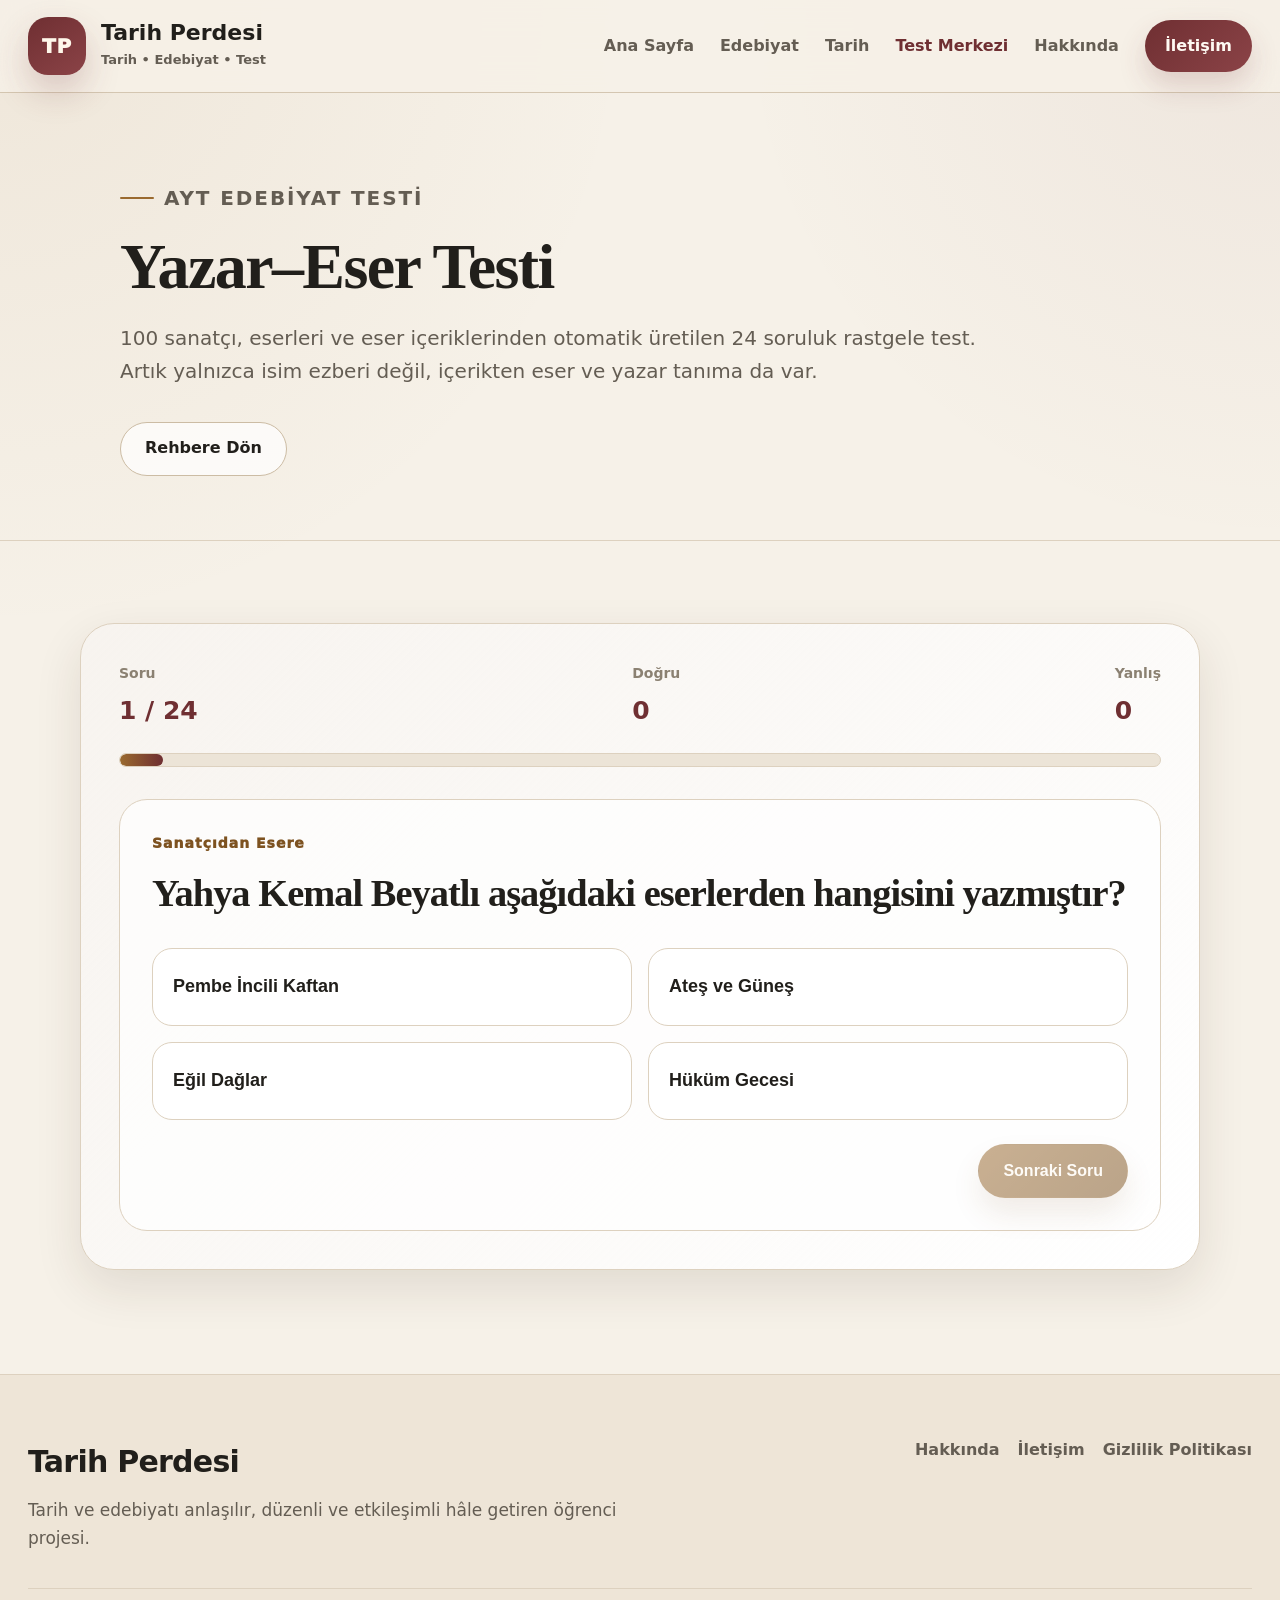
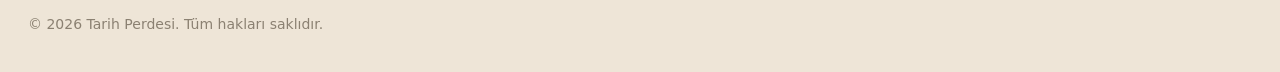
<file: yazar-eser-testi.html>
<!DOCTYPE html>
<html lang="tr">
<head>
  <!-- Google tag (gtag.js) -->
  <script async src="https://www.googletagmanager.com/gtag/js?id=G-6642PLP14P"></script>
  <script>
    window.dataLayer = window.dataLayer || [];
    function gtag(){dataLayer.push(arguments);}
    gtag('js', new Date());

    gtag('config', 'G-6642PLP14P');
  </script>

  <meta charset="UTF-8" />
  <meta name="viewport" content="width=device-width, initial-scale=1.0" />

  <title>AYT Edebiyat Yazar–Eser Testi | Tarih Perdesi</title>
  <meta
    name="description"
    content="AYT Edebiyat yazar-eser testi. Sanatçı, eser ve eser içeriklerinden otomatik üretilen rastgele sorularla kendini dene."
  />

  <link rel="stylesheet" href="style.css" />
</head>

<body>
  <header class="site-header">
    <div class="container header-inner">
      <a href="index.html" class="logo">
        <span class="logo-badge">TP</span>
        <span class="logo-text">
          <strong>Tarih Perdesi</strong>
          <small>Tarih • Edebiyat • Test</small>
        </span>
      </a>

      <button class="menu-toggle" id="menuToggle" aria-label="Menüyü aç veya kapat">
        ☰
      </button>

      <nav class="main-nav" id="mainNav">
        <a href="index.html">Ana Sayfa</a>
        <a href="edebiyat.html">Edebiyat</a>
        <a href="tarih.html">Tarih</a>
        <a href="test-merkezi.html" class="active-link">Test Merkezi</a>
        <a href="hakkinda.html">Hakkında</a>
        <a href="iletisim.html" class="nav-highlight">İletişim</a>
      </nav>
    </div>
  </header>

  <main>
    <section class="page-hero">
      <div class="container narrow-container">
        <p class="eyebrow">AYT EDEBİYAT TESTİ</p>
        <h1>Yazar–Eser Testi</h1>
        <p>
          100 sanatçı, eserleri ve eser içeriklerinden otomatik üretilen
          24 soruluk rastgele test. Artık yalnızca isim ezberi değil,
          içerikten eser ve yazar tanıma da var.
        </p>

        <div class="guide-actions">
          <a href="yazar-eser-rehberi.html" class="btn btn-secondary">
            Rehbere Dön
          </a>
        </div>
      </div>
    </section>

    <section class="content-section">
      <div class="container test-shell">

        <div class="interactive-test-card" id="testCard">
          <div class="test-meta">
            <div>
              <span class="meta-label">Soru</span>
              <strong id="questionCounter">1 / 24</strong>
            </div>

            <div>
              <span class="meta-label">Doğru</span>
              <strong id="correctCounter">0</strong>
            </div>

            <div>
              <span class="meta-label">Yanlış</span>
              <strong id="wrongCounter">0</strong>
            </div>
          </div>

          <div class="progress-track">
            <div class="progress-fill" id="progressFill"></div>
          </div>

          <div class="question-card">
            <p class="question-kicker" id="questionTypeLabel">
              Yazar–Eser Eşleştirme
            </p>

            <h2 id="questionText">
              Soru yükleniyor...
            </h2>

            <div class="answer-grid" id="answerGrid"></div>

            <div class="feedback-box hidden" id="feedbackBox">
              <strong id="feedbackTitle"></strong>
              <p id="feedbackText"></p>
            </div>

            <div class="test-controls">
              <button class="btn btn-primary" id="nextQuestionBtn" disabled>
                Sonraki Soru
              </button>
            </div>
          </div>
        </div>

        <div class="result-card hidden" id="resultCard">
          <p class="eyebrow">TEST TAMAMLANDI</p>
          <h2>Sonuç ekranı</h2>

          <div class="result-score-grid">
            <div class="result-score-box">
              <strong id="resultCorrect">0</strong>
              <span>Doğru</span>
            </div>

            <div class="result-score-box">
              <strong id="resultWrong">0</strong>
              <span>Yanlış</span>
            </div>

            <div class="result-score-box">
              <strong id="resultScore">0</strong>
              <span>Puan</span>
            </div>
          </div>

          <p class="result-message" id="resultMessage"></p>

          <div class="result-actions">
            <button class="btn btn-primary" id="restartTestBtn">
              Yeni Test Başlat
            </button>

            <a href="yazar-eser-rehberi.html" class="btn btn-secondary">
              Rehbere Dön
            </a>
          </div>
        </div>

      </div>
    </section>
  </main>

  <footer class="site-footer">
    <div class="container footer-inner">
      <div>
        <h3>Tarih Perdesi</h3>
        <p>
          Tarih ve edebiyatı anlaşılır, düzenli ve etkileşimli hâle getiren
          öğrenci projesi.
        </p>
      </div>

      <div class="footer-links">
        <a href="hakkinda.html">Hakkında</a>
        <a href="iletisim.html">İletişim</a>
        <a href="gizlilik-politikasi.html">Gizlilik Politikası</a>
      </div>
    </div>

    <div class="container copyright">
      © <span id="currentYear"></span> Tarih Perdesi. Tüm hakları saklıdır.
    </div>
  </footer>

  <script src="script.js"></script>
  <script src="yazar-eser-verileri.js"></script>
  <script src="eser-ozetleri.js"></script>
  <script src="yazar-eser-testi.js"></script>
</body>
</html>
</file>
<file: style.css>
/* =========================================================
   TARİH PERDESİ - MODERN AKADEMİK TEMA
========================================================= */

:root {
  --bg: #f6f1e8;
  --bg-soft: #efe7d8;
  --surface: #ffffff;
  --surface-soft: #fbf7f0;

  --text: #211f1b;
  --text-soft: #645d53;
  --text-light: #8b8172;

  --accent: #9a6a2f;
  --accent-dark: #7d5220;
  --accent-soft: #efe1c5;

  --burgundy: #6f2f32;
  --burgundy-light: #8b4347;

  --border: #ddd1bf;
  --border-strong: #ccbca4;

  --shadow-sm: 0 10px 28px rgba(51, 39, 22, 0.06);
  --shadow-md: 0 18px 48px rgba(51, 39, 22, 0.11);
  --shadow-lg: 0 28px 70px rgba(51, 39, 22, 0.14);

  --container: 1240px;
  --radius-sm: 16px;
  --radius-md: 24px;
  --radius-lg: 34px;
}

/* =========================
   GENEL
========================= */

* {
  margin: 0;
  padding: 0;
  box-sizing: border-box;
}

html {
  scroll-behavior: smooth;
}

body {
  min-height: 100vh;
  background:
    radial-gradient(circle at top left, rgba(154, 106, 47, 0.08), transparent 30%),
    radial-gradient(circle at top right, rgba(111, 47, 50, 0.06), transparent 26%),
    var(--bg);
  color: var(--text);
  font-family:
    Inter,
    ui-sans-serif,
    system-ui,
    -apple-system,
    BlinkMacSystemFont,
    "Segoe UI",
    sans-serif;
  line-height: 1.65;
}

a {
  color: inherit;
  text-decoration: none;
}

button,
a {
  -webkit-tap-highlight-color: transparent;
}

.container {
  width: min(100% - 56px, var(--container));
  margin: 0 auto;
}

.narrow-container {
  max-width: 1040px;
}

.hidden {
  display: none !important;
}

/* =========================
   BAŞLIKLAR / METİN
========================= */

h1,
h2,
h3,
h4 {
  color: var(--text);
  letter-spacing: -0.025em;
}

h1,
h2 {
  font-family:
    ui-serif,
    "Iowan Old Style",
    "Palatino Linotype",
    "Book Antiqua",
    Georgia,
    serif;
}

.eyebrow {
  display: inline-flex;
  align-items: center;
  gap: 10px;
  color: var(--accent-dark);
  font-size: 13px;
  font-weight: 900;
  letter-spacing: 1.9px;
  text-transform: uppercase;
  margin-bottom: 18px;
}

.eyebrow::before {
  content: "";
  width: 34px;
  height: 2px;
  border-radius: 999px;
  background: var(--accent);
}

.section-heading {
  max-width: 860px;
  margin-bottom: 42px;
}

.section-heading h2,
.section h2 {
  font-size: clamp(34px, 4vw, 56px);
  line-height: 1.12;
  margin-bottom: 18px;
}

.section-heading p,
.section-text {
  color: var(--text-soft);
  font-size: 18px;
}

.compact-heading {
  margin-bottom: 38px;
}

/* =========================
   BUTONLAR
========================= */

.btn {
  display: inline-flex;
  align-items: center;
  justify-content: center;
  min-height: 54px;
  padding: 0 24px;
  border: 1px solid transparent;
  border-radius: 999px;
  font-weight: 850;
  font-size: 16px;
  cursor: pointer;
  transition:
    transform 0.22s ease,
    box-shadow 0.22s ease,
    background 0.22s ease,
    border-color 0.22s ease;
}

.btn-primary {
  color: #fffaf1;
  background: linear-gradient(135deg, var(--accent), var(--accent-dark));
  box-shadow: 0 16px 30px rgba(125, 82, 32, 0.2);
}

.btn-primary:hover {
  transform: translateY(-2px);
  box-shadow: 0 20px 38px rgba(125, 82, 32, 0.28);
}

.btn-secondary {
  color: var(--text);
  background: rgba(255, 255, 255, 0.72);
  border-color: var(--border-strong);
}

.btn-secondary:hover {
  transform: translateY(-2px);
  border-color: var(--accent);
  box-shadow: var(--shadow-sm);
}

.small-btn {
  min-height: 48px;
  padding: 0 20px;
  font-size: 15px;
}

/* =========================
   HEADER
========================= */

.site-header {
  position: sticky;
  top: 0;
  z-index: 90;
  backdrop-filter: blur(18px);
  background: rgba(246, 241, 232, 0.88);
  border-bottom: 1px solid rgba(204, 188, 164, 0.8);
}

.header-inner {
  min-height: 92px;
  display: flex;
  align-items: center;
  justify-content: space-between;
  gap: 28px;
}

.logo {
  display: flex;
  align-items: center;
  gap: 15px;
  flex-shrink: 0;
}

.logo-badge {
  width: 58px;
  height: 58px;
  display: grid;
  place-items: center;
  border-radius: 20px;
  color: #fff8eb;
  background: linear-gradient(145deg, var(--burgundy), var(--burgundy-light));
  font-weight: 950;
  font-size: 20px;
  letter-spacing: 0.04em;
  box-shadow: 0 16px 34px rgba(111, 47, 50, 0.22);
}

.logo-text {
  display: flex;
  flex-direction: column;
}

.logo-text strong {
  font-size: 22px;
  line-height: 1.1;
  font-weight: 900;
}

.logo-text small {
  margin-top: 4px;
  color: var(--text-soft);
  font-size: 13px;
  font-weight: 650;
}

.main-nav {
  display: flex;
  align-items: center;
  gap: 26px;
}

.main-nav a {
  color: var(--text-soft);
  font-weight: 800;
  font-size: 16px;
  transition: color 0.22s ease;
}

.main-nav a:hover,
.main-nav .active-link {
  color: var(--burgundy);
}

.nav-highlight {
  padding: 13px 20px;
  border-radius: 999px;
  color: #fffaf3 !important;
  background: linear-gradient(135deg, var(--burgundy), var(--burgundy-light));
  box-shadow: 0 14px 28px rgba(111, 47, 50, 0.18);
}

.menu-toggle {
  display: none;
  width: 50px;
  height: 50px;
  border: 1px solid var(--border-strong);
  border-radius: 16px;
  background: var(--surface);
  color: var(--text);
  font-size: 22px;
  cursor: pointer;
}

/* =========================
   ANA SAYFA HERO
========================= */

.hero {
  padding: 92px 0 108px;
}

.hero-grid {
  display: grid;
  grid-template-columns: 1.12fr 0.88fr;
  gap: 56px;
  align-items: center;
}

.hero-content h1 {
  max-width: 840px;
  font-size: clamp(48px, 5.8vw, 82px);
  line-height: 1.03;
  margin-bottom: 26px;
}

.hero-content h1 span {
  display: block;
  color: var(--burgundy);
}

.hero-text {
  max-width: 790px;
  color: var(--text-soft);
  font-size: 20px;
  margin-bottom: 36px;
}

.hero-actions {
  display: flex;
  flex-wrap: wrap;
  gap: 16px;
  margin-bottom: 44px;
}

.hero-stats {
  display: grid;
  grid-template-columns: repeat(3, 1fr);
  gap: 18px;
}

.stat-card {
  padding: 24px;
  background: rgba(255, 255, 255, 0.78);
  border: 1px solid var(--border);
  border-radius: var(--radius-md);
  box-shadow: var(--shadow-sm);
}

.stat-card strong {
  display: block;
  color: var(--burgundy);
  font-size: 34px;
  line-height: 1.1;
  margin-bottom: 8px;
  font-weight: 950;
}

.stat-card span {
  color: var(--text-soft);
  font-size: 15px;
  font-weight: 700;
}

.hero-panel {
  overflow: hidden;
  border: 1px solid var(--border);
  border-radius: var(--radius-lg);
  background:
    linear-gradient(145deg, rgba(255, 255, 255, 0.96), rgba(251, 247, 240, 0.9));
  box-shadow: var(--shadow-lg);
}

.panel-top {
  display: flex;
  gap: 9px;
  padding: 22px 24px;
  border-bottom: 1px solid var(--border);
  background: rgba(239, 231, 216, 0.55);
}

.panel-dot {
  width: 12px;
  height: 12px;
  border-radius: 999px;
  background: rgba(154, 106, 47, 0.55);
}

.knowledge-card {
  padding: 38px;
}

.mini-title {
  color: var(--burgundy);
  font-size: 13px;
  font-weight: 950;
  letter-spacing: 1.5px;
  text-transform: uppercase;
  margin-bottom: 16px;
}

.knowledge-card h2 {
  font-size: clamp(32px, 3.2vw, 44px);
  line-height: 1.12;
  margin-bottom: 18px;
}

.knowledge-card p {
  color: var(--text-soft);
  font-size: 18px;
  margin-bottom: 24px;
}

.knowledge-card ul {
  list-style: none;
  display: grid;
  gap: 14px;
}

.knowledge-card li {
  padding: 16px 18px;
  border-radius: 18px;
  border: 1px solid var(--border);
  background: var(--surface-soft);
  color: var(--text-soft);
  font-weight: 700;
}

/* =========================
   GENEL BÖLÜMLER
========================= */

.section {
  padding: 104px 0;
}

.section-dark {
  background:
    linear-gradient(180deg, rgba(239, 231, 216, 0.72), rgba(246, 241, 232, 0.96));
  border-top: 1px solid var(--border);
  border-bottom: 1px solid var(--border);
}

.feature-grid {
  display: grid;
  grid-template-columns: repeat(4, 1fr);
  gap: 24px;
}

.feature-card {
  min-height: 300px;
  padding: 30px;
  border: 1px solid var(--border);
  border-radius: var(--radius-md);
  background: rgba(255, 255, 255, 0.9);
  box-shadow: var(--shadow-sm);
  transition:
    transform 0.22s ease,
    border-color 0.22s ease,
    box-shadow 0.22s ease;
}

.feature-card:hover {
  transform: translateY(-6px);
  border-color: var(--accent);
  box-shadow: var(--shadow-md);
}

.feature-number {
  color: var(--accent-dark);
  font-size: 14px;
  font-weight: 950;
  letter-spacing: 1.4px;
  margin-bottom: 26px;
}

.feature-card h3 {
  font-size: 28px;
  line-height: 1.18;
  margin-bottom: 16px;
}

.feature-card p {
  color: var(--text-soft);
  font-size: 17px;
}

.split-layout {
  display: grid;
  grid-template-columns: 1fr 0.86fr;
  gap: 42px;
  align-items: center;
}

.roadmap-card {
  padding: 38px;
  border-radius: var(--radius-lg);
  background: var(--surface);
  border: 1px solid var(--border);
  box-shadow: var(--shadow-md);
}

.roadmap-card h3 {
  font-size: 34px;
  line-height: 1.15;
  margin-bottom: 24px;
}

.roadmap-card ol {
  padding-left: 24px;
  display: grid;
  gap: 16px;
  color: var(--text-soft);
  font-size: 18px;
}

.project-box {
  display: grid;
  grid-template-columns: 0.95fr 1.05fr;
  gap: 42px;
  align-items: center;
  padding: 44px;
  border-radius: var(--radius-lg);
  border: 1px solid var(--border);
  background:
    linear-gradient(135deg, rgba(154, 106, 47, 0.1), rgba(111, 47, 50, 0.06)),
    rgba(255, 255, 255, 0.92);
  box-shadow: var(--shadow-md);
}

.project-box p {
  color: var(--text-soft);
  font-size: 18px;
}

/* =========================
   SAYFA HERO ALANLARI
========================= */

.page-hero {
  padding: 88px 0 64px;
  border-bottom: 1px solid var(--border);
}

.page-hero h1 {
  font-size: clamp(44px, 5vw, 74px);
  line-height: 1.05;
  margin-bottom: 22px;
}

.page-hero p {
  max-width: 900px;
  color: var(--text-soft);
  font-size: 20px;
}

.subject-hero {
  padding-bottom: 72px;
}

.subject-hero-grid {
  display: grid;
  grid-template-columns: 1.2fr 0.8fr;
  gap: 34px;
  align-items: start;
}

.hero-summary-card {
  padding: 32px;
  border-radius: var(--radius-lg);
  background: rgba(255, 255, 255, 0.92);
  border: 1px solid var(--border);
  box-shadow: var(--shadow-sm);
}

.hero-summary-card h3 {
  font-size: 30px;
  margin-bottom: 20px;
}

.hero-summary-card ul {
  padding-left: 22px;
  display: grid;
  gap: 12px;
  color: var(--text-soft);
  font-size: 18px;
}

/* =========================
   İÇ SAYFALAR
========================= */

.content-section {
  padding: 82px 0 104px;
}

.article-layout,
.contact-grid {
  display: grid;
  grid-template-columns: 1.3fr 0.7fr;
  gap: 30px;
  align-items: start;
}

.article-card,
.side-card {
  border-radius: var(--radius-lg);
  border: 1px solid var(--border);
  background: rgba(255, 255, 255, 0.94);
  box-shadow: var(--shadow-sm);
}

.article-card {
  padding: 42px;
}

.article-card h2 {
  font-size: 34px;
  line-height: 1.18;
  margin-bottom: 18px;
}

.article-card h2:not(:first-child) {
  margin-top: 38px;
}

.article-card p {
  color: var(--text-soft);
  font-size: 18px;
  margin-bottom: 18px;
}

.content-list {
  margin-top: 18px;
  padding-left: 24px;
  display: grid;
  gap: 12px;
  color: var(--text-soft);
  font-size: 18px;
}

.side-card {
  padding: 32px;
}

.side-card h3 {
  font-size: 30px;
  line-height: 1.15;
  margin-bottom: 20px;
}

.side-card p {
  color: var(--text-soft);
  font-size: 17px;
  margin-bottom: 22px;
}

.mini-info-box {
  display: grid;
  gap: 6px;
  padding: 18px;
  margin-top: 15px;
  border-radius: 18px;
  border: 1px solid var(--border);
  background: var(--surface-soft);
}

.mini-info-box strong {
  color: var(--burgundy);
  font-size: 15px;
  font-weight: 950;
}

.mini-info-box span {
  color: var(--text-soft);
  font-size: 16px;
}

.notice-box {
  margin-top: 28px;
  padding: 20px;
  border-radius: 20px;
  border: 1px solid #d8b777;
  background: #fbf1dc;
  color: var(--text-soft);
  font-size: 17px;
}

.notice-box strong {
  color: var(--accent-dark);
}

.policy-card {
  padding: 44px;
}

.policy-card h2 {
  font-size: 30px;
}

/* =========================
   EDEBİYAT - TARİH - TEST MERKEZİ
========================= */

.hub-grid {
  display: grid;
  grid-template-columns: repeat(2, 1fr);
  gap: 24px;
}

.hub-card {
  min-height: 274px;
  padding: 32px;
  border-radius: var(--radius-lg);
  background: rgba(255, 255, 255, 0.94);
  border: 1px solid var(--border);
  box-shadow: var(--shadow-sm);
  transition:
    transform 0.22s ease,
    border-color 0.22s ease,
    box-shadow 0.22s ease;
}

.hub-card:hover,
.test-card:hover {
  transform: translateY(-5px);
  border-color: var(--accent);
  box-shadow: var(--shadow-md);
}

.hub-tag {
  display: inline-flex;
  margin-bottom: 22px;
  color: var(--accent-dark);
  font-weight: 950;
  letter-spacing: 1px;
}

.hub-card h3 {
  font-size: 31px;
  line-height: 1.16;
  margin-bottom: 16px;
}

.hub-card p {
  color: var(--text-soft);
  font-size: 17px;
  margin-bottom: 22px;
}

.text-link {
  color: var(--burgundy);
  font-weight: 900;
}

.muted-link {
  opacity: 0.62;
  cursor: default;
}

.study-roadmap {
  display: grid;
  grid-template-columns: 1fr 0.95fr;
  gap: 36px;
  align-items: center;
}

.roadmap-steps {
  display: grid;
  gap: 16px;
}

.roadmap-step {
  display: flex;
  align-items: center;
  gap: 16px;
  padding: 20px;
  border: 1px solid var(--border);
  border-radius: 22px;
  background: rgba(255, 255, 255, 0.95);
  box-shadow: var(--shadow-sm);
}

.roadmap-step strong {
  width: 46px;
  height: 46px;
  display: grid;
  place-items: center;
  border-radius: 15px;
  color: #fffaf2;
  background: linear-gradient(135deg, var(--burgundy), var(--burgundy-light));
  font-size: 20px;
  font-weight: 950;
}

.roadmap-step span {
  font-size: 18px;
  font-weight: 850;
}

.test-grid {
  display: grid;
  grid-template-columns: repeat(2, 1fr);
  gap: 24px;
}

.test-card {
  min-height: 268px;
  padding: 32px;
  border-radius: var(--radius-lg);
  background: rgba(255, 255, 255, 0.94);
  border: 1px solid var(--border);
  box-shadow: var(--shadow-sm);
  transition:
    transform 0.22s ease,
    border-color 0.22s ease,
    box-shadow 0.22s ease;
}

.featured-test {
  background:
    linear-gradient(135deg, rgba(154, 106, 47, 0.12), rgba(255, 255, 255, 0.94)),
    var(--surface);
}

.test-status {
  display: inline-flex;
  padding: 9px 13px;
  border-radius: 999px;
  font-size: 13px;
  font-weight: 950;
  margin-bottom: 20px;
}

.test-status.ready {
  color: #fff9ef;
  background: var(--burgundy);
}

.test-status.planned {
  color: var(--accent-dark);
  background: var(--accent-soft);
  border: 1px solid var(--border);
}

.test-card h3 {
  font-size: 31px;
  line-height: 1.16;
  margin-bottom: 16px;
}

.test-card p {
  color: var(--text-soft);
  font-size: 17px;
  margin-bottom: 22px;
}

/* =========================
   TEST SAYFASI
========================= */

.test-shell {
  max-width: 1120px;
}

.interactive-test-card,
.result-card {
  padding: 38px;
  border-radius: var(--radius-lg);
  border: 1px solid var(--border);
  background:
    linear-gradient(135deg, rgba(154, 106, 47, 0.08), rgba(255, 255, 255, 0.96)),
    var(--surface);
  box-shadow: var(--shadow-md);
}

.test-meta {
  display: flex;
  justify-content: space-between;
  gap: 24px;
  margin-bottom: 22px;
}

.test-meta > div {
  display: grid;
  gap: 5px;
}

.meta-label {
  color: var(--text-light);
  font-size: 14px;
  font-weight: 800;
}

.test-meta strong {
  color: var(--burgundy);
  font-size: 25px;
}

.progress-track {
  width: 100%;
  height: 14px;
  margin-bottom: 32px;
  border-radius: 999px;
  background: #ece4d7;
  overflow: hidden;
  border: 1px solid var(--border);
}

.progress-fill {
  width: 10%;
  height: 100%;
  border-radius: 999px;
  background: linear-gradient(90deg, var(--accent), var(--burgundy));
  transition: width 0.3s ease;
}

.question-card {
  padding: 32px;
  border-radius: 28px;
  background: rgba(255, 255, 255, 0.72);
  border: 1px solid var(--border);
}

.question-kicker {
  color: var(--accent-dark);
  font-size: 14px;
  font-weight: 950;
  letter-spacing: 1px;
  margin-bottom: 15px;
}

.question-card h2 {
  font-size: clamp(28px, 3vw, 42px);
  line-height: 1.24;
  margin-bottom: 30px;
}

.answer-grid {
  display: grid;
  grid-template-columns: repeat(2, 1fr);
  gap: 16px;
  margin-bottom: 24px;
}

.answer-btn {
  min-height: 78px;
  padding: 18px 20px;
  border-radius: 20px;
  border: 1px solid var(--border);
  background: var(--surface);
  color: var(--text);
  font-size: 18px;
  font-weight: 850;
  text-align: left;
  cursor: pointer;
  transition:
    transform 0.22s ease,
    border-color 0.22s ease,
    box-shadow 0.22s ease;
}

.answer-btn:hover:not(:disabled) {
  transform: translateY(-3px);
  border-color: var(--accent);
  box-shadow: var(--shadow-sm);
}

.answer-btn:disabled {
  cursor: default;
}

.answer-btn.correct {
  background: #e6f5e8;
  border-color: #75bd7f;
}

.answer-btn.wrong {
  background: #f9e5e4;
  border-color: #d97a77;
}

.answer-btn.reveal-correct {
  box-shadow: inset 0 0 0 1px rgba(83, 170, 97, 0.5);
}

.feedback-box {
  margin-top: 10px;
  margin-bottom: 24px;
  padding: 22px;
  border-radius: 22px;
  border: 1px solid var(--border);
}

.feedback-box strong {
  display: block;
  font-size: 20px;
  margin-bottom: 8px;
}

.feedback-box p {
  color: var(--text-soft);
  font-size: 17px;
}

.feedback-box.success {
  background: #edf8ee;
  border-color: #9ccca3;
}

.feedback-box.error {
  background: #fcebea;
  border-color: #e1aaa7;
}

.test-controls {
  display: flex;
  justify-content: flex-end;
}

.test-controls .btn:disabled {
  opacity: 0.52;
  cursor: not-allowed;
}

.result-card {
  text-align: center;
}

.result-card h2 {
  font-size: clamp(36px, 4vw, 56px);
  line-height: 1.12;
  margin-bottom: 30px;
}

.result-score-grid {
  display: grid;
  grid-template-columns: repeat(3, 1fr);
  gap: 18px;
  margin-bottom: 30px;
}

.result-score-box {
  padding: 28px;
  border-radius: 24px;
  border: 1px solid var(--border);
  background: rgba(255, 255, 255, 0.82);
}

.result-score-box strong {
  display: block;
  color: var(--burgundy);
  font-size: 44px;
  line-height: 1.1;
  margin-bottom: 8px;
}

.result-score-box span {
  color: var(--text-soft);
  font-weight: 800;
}

.result-message {
  max-width: 780px;
  margin: 0 auto 32px;
  color: var(--text-soft);
  font-size: 19px;
}

.result-actions {
  display: flex;
  justify-content: center;
  gap: 16px;
  flex-wrap: wrap;
}

/* =========================
   YAZAR-ESER REHBERİ
========================= */

.guide-hero {
  padding-bottom: 72px;
}

.guide-actions {
  display: flex;
  flex-wrap: wrap;
  gap: 16px;
  margin-top: 34px;
}

.guide-intro-section {
  padding-top: 78px;
}

.numbered-study-list {
  padding-left: 24px;
  display: grid;
  gap: 12px;
  color: var(--text-soft);
  font-size: 18px;
}

.period-block {
  margin-top: 48px;
}

.period-block:first-of-type {
  margin-top: 0;
}

.period-title-row {
  display: flex;
  gap: 22px;
  align-items: flex-start;
  margin-bottom: 28px;
}

.period-badge {
  width: 60px;
  min-width: 60px;
  height: 60px;
  display: grid;
  place-items: center;
  border-radius: 20px;
  color: #fff8ef;
  background: linear-gradient(135deg, var(--accent), var(--accent-dark));
  font-size: 20px;
  font-weight: 950;
  box-shadow: 0 14px 28px rgba(125, 82, 32, 0.18);
}

.period-title-row h3 {
  font-size: 40px;
  line-height: 1.15;
  margin-bottom: 8px;
}

.period-title-row p {
  color: var(--text-soft);
  font-size: 18px;
}

.author-grid {
  display: grid;
  grid-template-columns: repeat(2, 1fr);
  gap: 24px;
}

.author-card {
  padding: 30px;
  border-radius: 28px;
  border: 1px solid var(--border);
  background: rgba(255, 255, 255, 0.95);
  box-shadow: var(--shadow-sm);
  transition:
    transform 0.22s ease,
    border-color 0.22s ease,
    box-shadow 0.22s ease;
}

.author-card:hover {
  transform: translateY(-4px);
  border-color: var(--accent);
  box-shadow: var(--shadow-md);
}

.author-card h4 {
  font-size: 30px;
  line-height: 1.15;
  margin-bottom: 8px;
}

.author-note {
  color: var(--burgundy);
  font-weight: 900;
  margin-bottom: 20px;
}

.author-card ul {
  list-style: none;
  display: grid;
  gap: 12px;
}

.author-card li {
  padding: 15px 16px;
  border-radius: 18px;
  background: var(--surface-soft);
  border: 1px solid var(--border);
  color: var(--text-soft);
  line-height: 1.55;
}

.author-card strong {
  color: var(--text);
}

/* =========================
   PDF ALANI
========================= */

.pdf-highlight-section {
  padding: 92px 0;
}

.pdf-highlight-box {
  display: grid;
  grid-template-columns: 1.15fr 0.85fr;
  gap: 32px;
  align-items: stretch;
  padding: 40px;
  border-radius: var(--radius-lg);
  border: 1px solid var(--border);
  background:
    linear-gradient(135deg, rgba(154, 106, 47, 0.1), rgba(111, 47, 50, 0.05)),
    rgba(255, 255, 255, 0.95);
  box-shadow: var(--shadow-md);
}

.pdf-text-area h2 {
  font-size: clamp(36px, 4vw, 54px);
  line-height: 1.14;
  margin-bottom: 18px;
}

.pdf-text-area p {
  color: var(--text-soft);
  font-size: 18px;
  max-width: 760px;
  margin-bottom: 26px;
}

.pdf-benefits {
  display: flex;
  flex-wrap: wrap;
  gap: 12px;
}

.pdf-benefits span {
  padding: 12px 16px;
  border-radius: 999px;
  background: var(--accent-soft);
  border: 1px solid var(--border);
  color: var(--accent-dark);
  font-weight: 900;
  font-size: 14px;
}

.pdf-action-card {
  display: flex;
  flex-direction: column;
  justify-content: center;
  padding: 32px;
  border-radius: 28px;
  border: 1px solid var(--border);
  background: var(--surface);
  box-shadow: var(--shadow-sm);
}

.pdf-file-icon {
  width: 80px;
  height: 80px;
  display: grid;
  place-items: center;
  border-radius: 24px;
  margin-bottom: 22px;
  background: linear-gradient(135deg, var(--burgundy), var(--burgundy-light));
  color: #fffaf3;
  font-weight: 950;
  font-size: 22px;
  box-shadow: 0 16px 30px rgba(111, 47, 50, 0.18);
}

.pdf-action-card h3 {
  font-size: 31px;
  line-height: 1.18;
  margin-bottom: 14px;
}

.pdf-action-card p {
  color: var(--text-soft);
  font-size: 17px;
  margin-bottom: 24px;
}

.pdf-buttons {
  display: flex;
  flex-wrap: wrap;
  gap: 14px;
}

/* =========================
   FOOTER
========================= */

.site-footer {
  padding: 62px 0 36px;
  border-top: 1px solid var(--border);
  background: #eee5d7;
}

.footer-inner {
  display: flex;
  justify-content: space-between;
  gap: 34px;
  margin-bottom: 36px;
}

.footer-inner h3 {
  font-size: 30px;
  margin-bottom: 10px;
}

.footer-inner p {
  max-width: 620px;
  color: var(--text-soft);
  font-size: 17px;
}

.footer-links {
  display: flex;
  flex-wrap: wrap;
  align-items: flex-start;
  gap: 18px;
}

.footer-links a {
  color: var(--text-soft);
  font-weight: 800;
  transition: color 0.22s ease;
}

.footer-links a:hover {
  color: var(--burgundy);
}

.copyright {
  padding-top: 24px;
  border-top: 1px solid var(--border);
  color: var(--text-light);
  font-size: 14px;
}

/* =========================
   MOBİL
========================= */

@media (max-width: 1080px) {
  .hero-grid,
  .split-layout,
  .project-box,
  .subject-hero-grid,
  .study-roadmap,
  .pdf-highlight-box {
    grid-template-columns: 1fr;
  }

  .feature-grid {
    grid-template-columns: repeat(2, 1fr);
  }

  .hero-panel {
    max-width: 760px;
  }
}

@media (max-width: 980px) {
  .article-layout,
  .contact-grid {
    grid-template-columns: 1fr;
  }

  .hub-grid,
  .test-grid,
  .author-grid {
    grid-template-columns: 1fr;
  }
}

@media (max-width: 860px) {
  .container {
    width: min(100% - 30px, var(--container));
  }

  .header-inner {
    min-height: 82px;
  }

  .menu-toggle {
    display: grid;
    place-items: center;
  }

  .main-nav {
    position: absolute;
    top: 82px;
    left: 15px;
    right: 15px;
    display: none;
    flex-direction: column;
    align-items: stretch;
    gap: 4px;
    padding: 15px;
    border-radius: 24px;
    background: rgba(255, 255, 255, 0.98);
    border: 1px solid var(--border);
    box-shadow: var(--shadow-lg);
  }

  .main-nav.active {
    display: flex;
  }

  .main-nav a {
    padding: 14px;
    border-radius: 16px;
  }

  .nav-highlight {
    text-align: center;
    margin-top: 8px;
  }

  .hero {
    padding: 62px 0 80px;
  }

  .hero-content h1 {
    font-size: clamp(42px, 12vw, 62px);
  }

  .hero-text,
  .page-hero p {
    font-size: 18px;
  }

  .hero-stats {
    grid-template-columns: 1fr;
  }

  .section {
    padding: 78px 0;
  }

  .page-hero {
    padding: 62px 0 46px;
  }

  .knowledge-card,
  .article-card,
  .side-card,
  .policy-card,
  .interactive-test-card,
  .result-card,
  .pdf-action-card,
  .author-card,
  .hub-card,
  .test-card,
  .roadmap-card {
    padding: 24px;
  }

  .question-card {
    padding: 22px;
  }

  .answer-grid,
  .result-score-grid {
    grid-template-columns: 1fr;
  }

  .answer-btn {
    min-height: 68px;
  }

  .test-meta {
    flex-direction: column;
    gap: 14px;
  }

  .test-controls {
    justify-content: stretch;
  }

  .test-controls .btn,
  .pdf-buttons .btn {
    width: 100%;
  }

  .period-title-row {
    flex-direction: column;
    gap: 14px;
  }

  .period-title-row h3 {
    font-size: 32px;
  }

  .footer-inner {
    flex-direction: column;
  }
}
</file>
<file: yazar-eser-ek-stiller.css>
/* =========================================================
   YAZAR - ESER GELİŞMİŞ KÜTÜPHANE
========================================================= */

.library-toolbar {
  display: grid;
  grid-template-columns: 1fr 0.95fr;
  gap: 26px;
  margin-bottom: 28px;
}

.library-search-card {
  padding: 28px;
  border-radius: 28px;
  border: 1px solid var(--border);
  background: rgba(255, 255, 255, 0.96);
  box-shadow: var(--shadow-sm);
}

.library-search-card label {
  display: block;
  color: var(--burgundy);
  font-size: 16px;
  font-weight: 950;
  margin-bottom: 14px;
}

.library-search-card input {
  width: 100%;
  min-height: 62px;
  padding: 0 20px;
  border-radius: 20px;
  border: 1px solid var(--border-strong);
  background: var(--surface-soft);
  color: var(--text);
  font-size: 18px;
  font-weight: 700;
  outline: none;
  transition:
    border-color 0.22s ease,
    box-shadow 0.22s ease,
    background 0.22s ease;
}

.library-search-card input:focus {
  border-color: var(--accent);
  background: #ffffff;
  box-shadow: 0 0 0 4px rgba(154, 106, 47, 0.12);
}

.library-stats {
  display: grid;
  grid-template-columns: repeat(3, 1fr);
  gap: 16px;
}

.library-stat-card {
  display: grid;
  align-content: center;
  justify-items: center;
  min-height: 142px;
  padding: 20px;
  text-align: center;
  border-radius: 24px;
  border: 1px solid var(--border);
  background: rgba(255, 255, 255, 0.96);
  box-shadow: var(--shadow-sm);
}

.library-stat-card strong {
  color: var(--burgundy);
  font-size: 38px;
  line-height: 1.05;
  margin-bottom: 8px;
}

.library-stat-card span {
  color: var(--text-soft);
  font-size: 14px;
  font-weight: 850;
}

.period-filter-row {
  display: flex;
  flex-wrap: wrap;
  gap: 12px;
  margin-bottom: 40px;
}

.period-filter-btn {
  min-height: 48px;
  padding: 0 18px;
  border-radius: 999px;
  border: 1px solid var(--border-strong);
  background: rgba(255, 255, 255, 0.92);
  color: var(--text-soft);
  font-weight: 900;
  cursor: pointer;
  transition:
    transform 0.22s ease,
    background 0.22s ease,
    color 0.22s ease,
    border-color 0.22s ease;
}

.period-filter-btn:hover {
  transform: translateY(-2px);
  border-color: var(--accent);
  color: var(--burgundy);
}

.period-filter-btn.active {
  color: #fffaf3;
  background: linear-gradient(135deg, var(--burgundy), var(--burgundy-light));
  border-color: transparent;
  box-shadow: 0 14px 28px rgba(111, 47, 50, 0.18);
}

.author-library {
  display: grid;
  gap: 54px;
}

.period-heading-text {
  display: grid;
  gap: 4px;
}

.period-match-count {
  display: inline-flex;
  width: fit-content;
  margin-top: 10px;
  padding: 8px 12px;
  border-radius: 999px;
  background: var(--accent-soft);
  border: 1px solid var(--border);
  color: var(--accent-dark);
  font-size: 13px;
  font-weight: 950;
}

.author-card-top {
  display: flex;
  align-items: center;
  gap: 14px;
  margin-bottom: 10px;
}

.author-order {
  width: 44px;
  height: 44px;
  min-width: 44px;
  display: grid;
  place-items: center;
  border-radius: 15px;
  color: #fff8ef;
  background: linear-gradient(135deg, var(--accent), var(--accent-dark));
  font-size: 15px;
  font-weight: 950;
  box-shadow: 0 10px 22px rgba(125, 82, 32, 0.16);
}

.author-card-top h4 {
  margin-bottom: 0;
}

.library-empty-state {
  padding: 42px;
  text-align: center;
  border-radius: var(--radius-lg);
  border: 1px solid var(--border);
  background: rgba(255, 255, 255, 0.96);
  box-shadow: var(--shadow-sm);
}

.library-empty-state h3 {
  font-size: 34px;
  margin-bottom: 12px;
}

.library-empty-state p {
  max-width: 720px;
  margin: 0 auto;
  color: var(--text-soft);
  font-size: 18px;
}

.guide-final-content {
  display: grid;
  gap: 22px;
  justify-items: start;
}

@media (max-width: 1080px) {
  .library-toolbar {
    grid-template-columns: 1fr;
  }
}

@media (max-width: 860px) {
  .library-stats {
    grid-template-columns: 1fr;
  }

  .library-stat-card {
    min-height: 110px;
  }

  .period-filter-btn {
    width: 100%;
    justify-content: center;
  }

  .author-card-top {
    align-items: flex-start;
  }
}

/* =========================================================
   ESER İÇERİK AÇIKLAMALARI
========================================================= */

.work-group-item {
  display: grid;
  gap: 14px;
}

.work-type-label {
  display: inline-block;
  color: var(--burgundy);
  font-size: 15px;
  font-weight: 950;
}

.work-items-list {
  display: grid;
  gap: 12px;
}

.work-title-only {
  display: inline-block;
  color: var(--text-soft);
  line-height: 1.55;
}

.work-with-summary {
  padding: 14px 16px;
  border-radius: 18px;
  border: 1px solid var(--border);
  background: rgba(255, 255, 255, 0.68);
}

.work-title {
  display: block;
  color: var(--text);
  font-size: 16px;
  font-weight: 950;
  margin-bottom: 6px;
}

.work-summary {
  color: var(--text-soft);
  font-size: 15px;
  line-height: 1.6;
}
</file>
